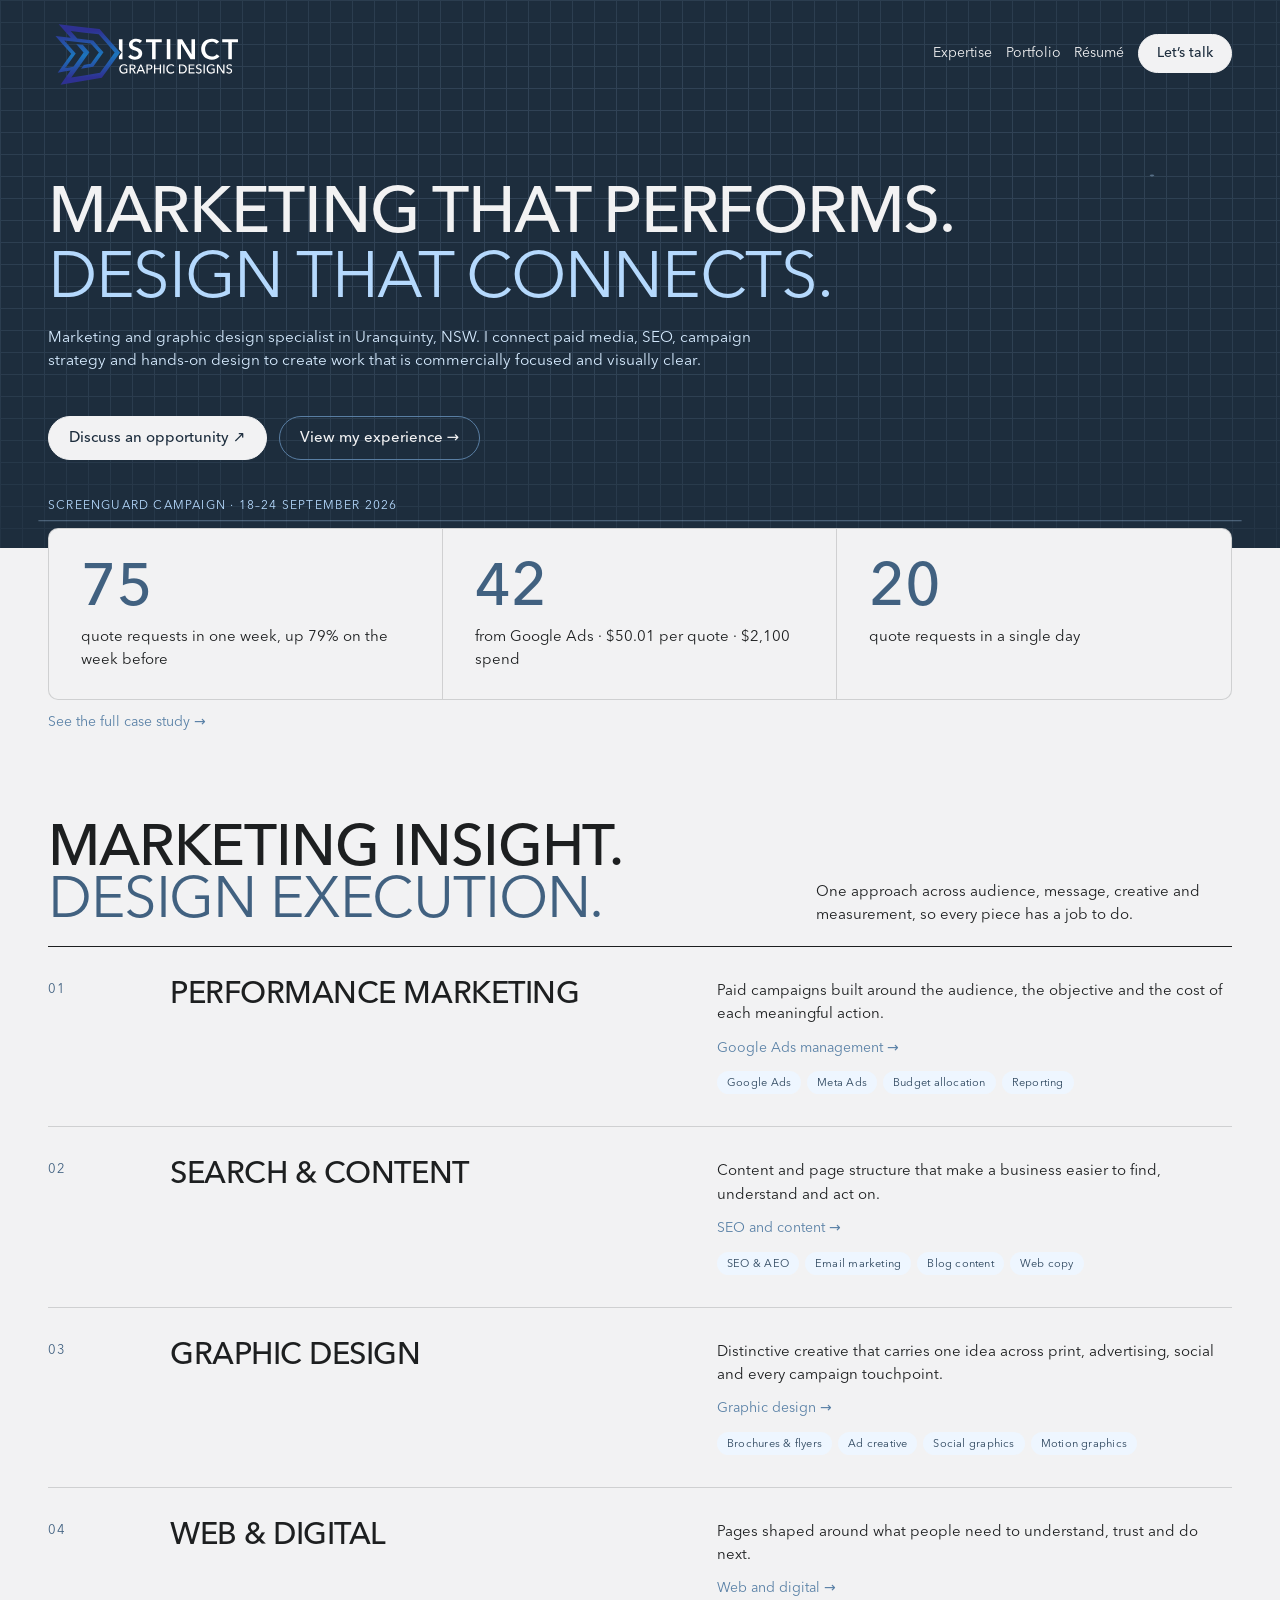
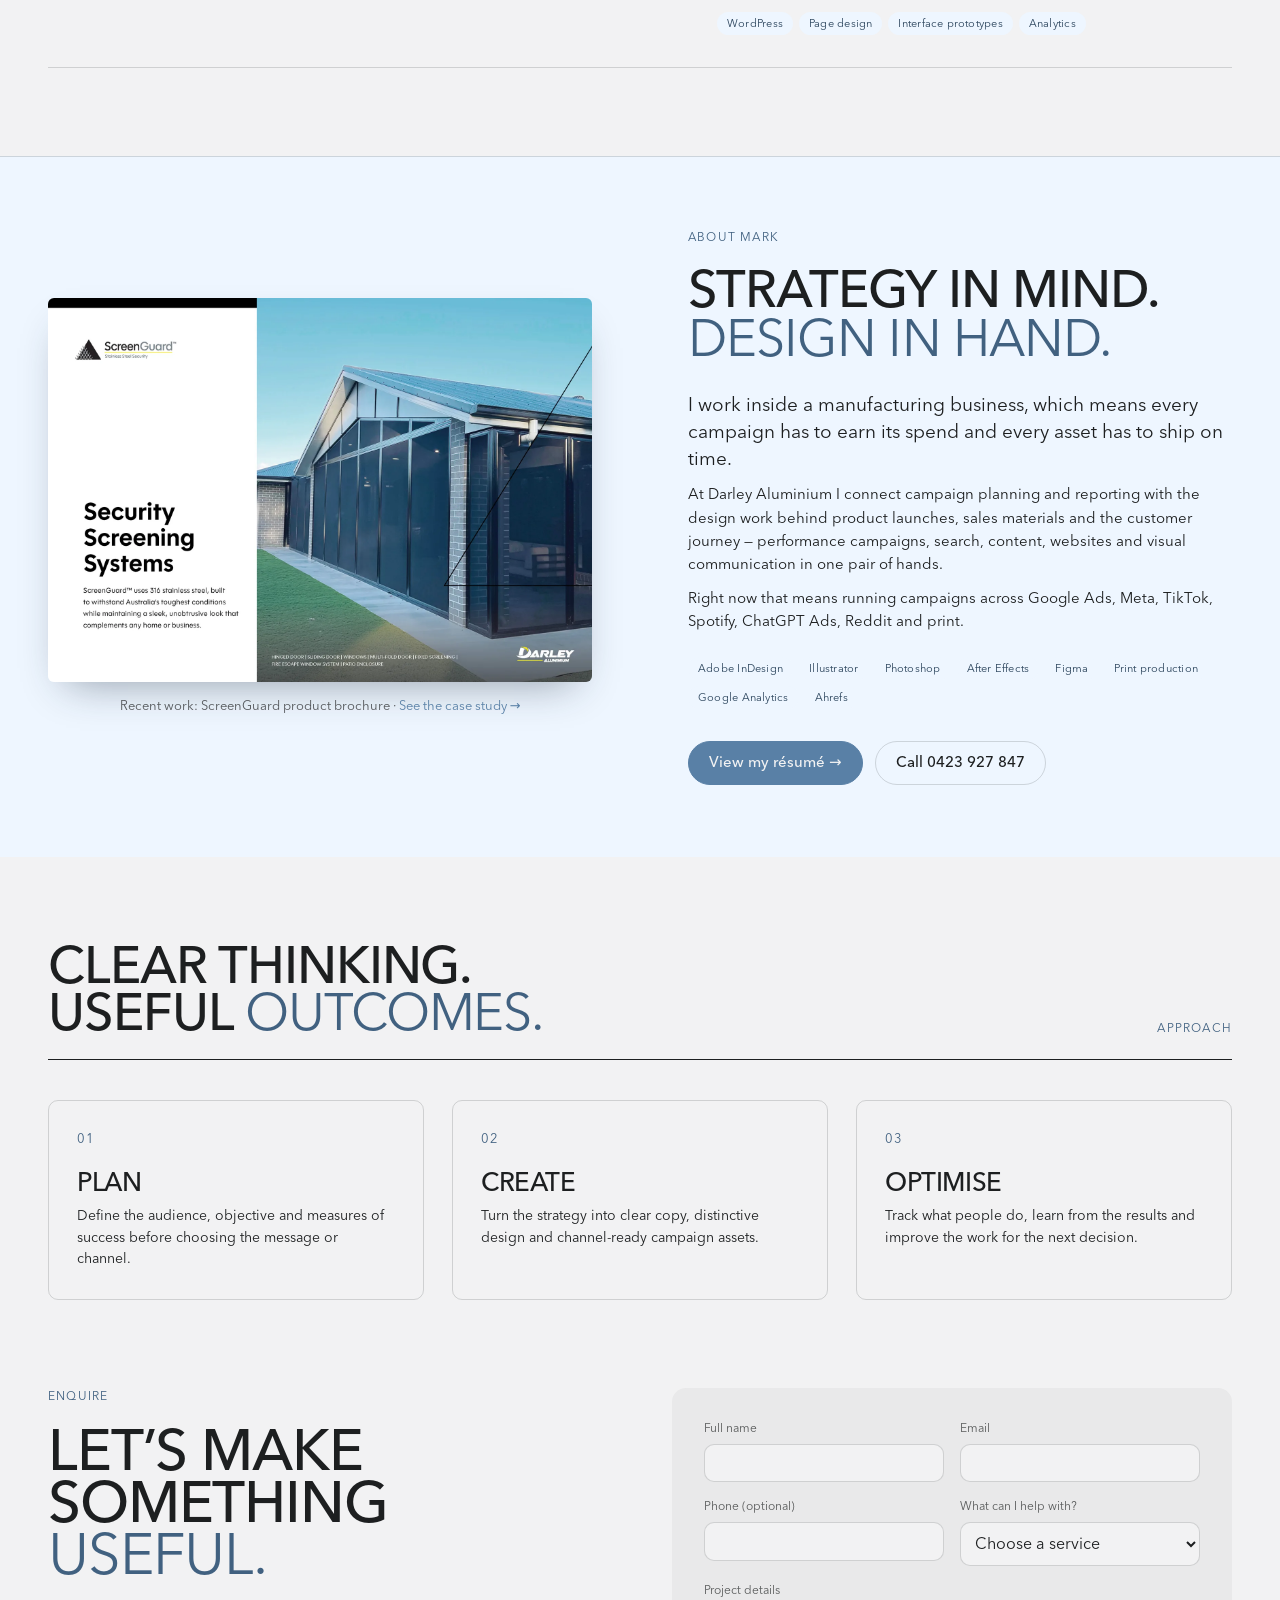
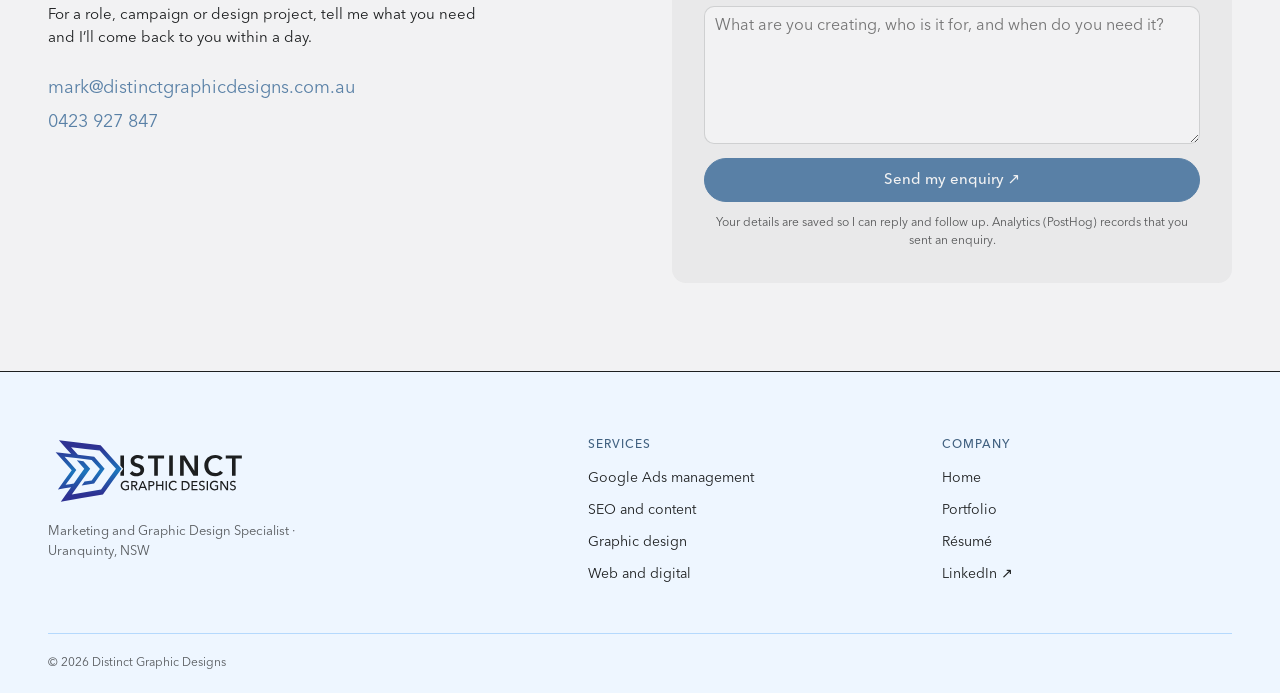
<file: index.html>
<!DOCTYPE html>
<html lang="en">
<head>
<meta charset="utf-8">
<meta name="viewport" content="width=device-width, initial-scale=1">
<title>Marketing &amp; Graphic Design NSW | Distinct Graphic Designs</title>
<meta name="description" content="Marketing that performs. Design that connects. Performance marketing, SEO, campaign strategy and hands-on graphic design by Mark, based in Uranquinty, NSW.">
<link rel="canonical" href="https://distinctgraphicdesigns.com.au/">
<meta property="og:type" content="website">
<meta property="og:site_name" content="Distinct Graphic Designs">
<meta property="og:locale" content="en_AU">
<meta property="og:title" content="Marketing &amp; Graphic Design NSW | Distinct Graphic Designs">
<meta property="og:description" content="Marketing that performs. Design that connects. Performance marketing, SEO, campaign strategy and hands-on graphic design by Mark, based in Uranquinty, NSW.">
<meta property="og:url" content="https://distinctgraphicdesigns.com.au/">
<meta property="og:image" content="https://distinctgraphicdesigns.com.au/assets/og-image.jpg">
<meta name="twitter:card" content="summary_large_image">
<meta name="twitter:title" content="Marketing &amp; Graphic Design NSW | Distinct Graphic Designs">
<meta name="twitter:description" content="Marketing that performs. Design that connects. Performance marketing, SEO, campaign strategy and hands-on graphic design by Mark, based in Uranquinty, NSW.">
<meta name="twitter:image" content="https://distinctgraphicdesigns.com.au/assets/og-image.jpg">
<script type="application/ld+json">
{
  "@context": "https://schema.org",
  "@type": "ProfessionalService",
  "@id": "https://distinctgraphicdesigns.com.au/#organization",
  "name": "Distinct Graphic Designs",
  "url": "https://distinctgraphicdesigns.com.au/",
  "logo": {
    "@type": "ImageObject",
    "url": "https://distinctgraphicdesigns.com.au/favicon-512.png"
  },
  "telephone": "+61423927847",
  "email": "mark@distinctgraphicdesigns.com.au",
  "address": {
    "@type": "PostalAddress",
    "addressLocality": "Uranquinty",
    "addressRegion": "NSW",
    "addressCountry": "AU"
  },
  "areaServed": {
    "@type": "AdministrativeArea",
    "name": "Riverina, New South Wales, Australia"
  },
  "hasOfferCatalog": {
    "@type": "OfferCatalog",
    "name": "Services",
    "itemListElement": [
      { "@type": "Offer", "itemOffered": { "@type": "Service", "name": "Google Ads management", "url": "https://distinctgraphicdesigns.com.au/google-ads-management/" } },
      { "@type": "Offer", "itemOffered": { "@type": "Service", "name": "SEO and content", "url": "https://distinctgraphicdesigns.com.au/seo-and-content/" } },
      { "@type": "Offer", "itemOffered": { "@type": "Service", "name": "Graphic design", "url": "https://distinctgraphicdesigns.com.au/graphic-design/" } },
      { "@type": "Offer", "itemOffered": { "@type": "Service", "name": "Web and digital", "url": "https://distinctgraphicdesigns.com.au/web-and-digital/" } }
    ]
  },
  "founder": {
    "@type": "Person",
    "name": "Mark Lee"
  },
  "sameAs": ["https://www.linkedin.com/in/mtlee91/"]
}
</script>
<meta name="theme-color" content="#1d2d3d">
<link rel="preload" href="/assets/fonts/AvenirNextWorld-Regular.woff2" as="font" type="font/woff2" crossorigin>
<link rel="preload" href="/assets/fonts/AvenirNextWorld-Medium.woff2" as="font" type="font/woff2" crossorigin>
<link rel="icon" href="/favicon.ico" sizes="48x48">
<link rel="icon" href="/assets/favicon.svg" type="image/svg+xml">
<link rel="icon" href="/favicon-192.png" type="image/png" sizes="192x192">
<link rel="apple-touch-icon" href="/apple-touch-icon.png">
<link rel="stylesheet" href="assets/css/industry.css">
<style>
@font-face { font-family: "Avenir Next World"; src: url("assets/fonts/AvenirNextWorld-Light.ttf") format("truetype"); font-weight: 300; font-style: normal; font-display: swap; }
@font-face { font-family: "Avenir Next World"; src: url("assets/fonts/AvenirNextWorld-LightItalic.ttf") format("truetype"); font-weight: 300; font-style: italic; font-display: swap; }
@font-face { font-family: "Avenir Next World"; src: url("assets/fonts/AvenirNextWorld-Regular.woff2") format("woff2"), url("assets/fonts/AvenirNextWorld-Regular.ttf") format("truetype"); font-weight: 400; font-style: normal; font-display: swap; }
@font-face { font-family: "Avenir Next World"; src: url("assets/fonts/AvenirNextWorld-Italic.ttf") format("truetype"); font-weight: 400; font-style: italic; font-display: swap; }
@font-face { font-family: "Avenir Next World"; src: url("assets/fonts/AvenirNextWorld-Medium.woff2") format("woff2"), url("assets/fonts/AvenirNextWorld-Medium.ttf") format("truetype"); font-weight: 500 700; font-style: normal; font-display: swap; }
@font-face { font-family: "Avenir Next World"; src: url("assets/fonts/AvenirNextWorld-MediumItalic.ttf") format("truetype"); font-weight: 500 700; font-style: italic; font-display: swap; }
:root { --font-heading: "Avenir Next World", system-ui, sans-serif; --font-body: "Avenir Next World", system-ui, sans-serif; --font-heading-weight: 500; }
/* Side gutter: 20-48px on normal screens; on wide screens it grows so content stays centred at --content-max while backgrounds run full-bleed. */
:root { --content-max: 1280px; --gutter: max(clamp(20px,4vw,48px), calc((100% - var(--content-max)) / 2)); }
body { margin: 0; }
a:hover { color: var(--color-accent-700); }
.btn { border-radius: 999px; white-space: nowrap; }
@keyframes plot-reveal { from { clip-path: inset(0 100% 0 0); } to { clip-path: inset(0 0 0 0); } }
@keyframes plot-travel { 0% { stroke-dashoffset: 100; } 50% { stroke-dashoffset: 0; } 100% { stroke-dashoffset: -100; } }
@keyframes plot-dot { 0% { opacity: 0; transform: scale(.2); } 4% { opacity: 1; transform: scale(1); } 50% { opacity: 1; transform: scale(1); } 54%, 100% { opacity: 0; transform: scale(1); } }
@keyframes plot-pulse { 0% { opacity: .5; transform: scale(.6); } 25%, 100% { opacity: 0; transform: scale(2.6); } }
@keyframes plot-fade { 0% { opacity: 0; } 4%, 50% { opacity: 1; } 54%, 100% { opacity: 0; } }
.hero-grid { position: absolute; inset: 0; pointer-events: none; opacity: .12;
  background-image: repeating-linear-gradient(to right, var(--color-accent-300) 0 1px, transparent 1px 22px),
                    repeating-linear-gradient(to bottom, var(--color-accent-300) 0 1px, transparent 1px 22px);
  -webkit-mask-image: radial-gradient(120% 90% at 50% 40%, #000 30%, transparent 100%);
  mask-image: radial-gradient(120% 90% at 50% 40%, #000 30%, transparent 100%);
  animation: plot-reveal 1.8s cubic-bezier(.22,.61,.36,1) both; }
.hero-plot { position: absolute; inset: 0; width: 100%; height: 100%; pointer-events: none; }
.hero-plot .axis { stroke: var(--color-accent-300); stroke-width: 1; opacity: 0; animation: plot-fade .8s .2s ease both; }
.hero-plot .curve { fill: none; stroke: var(--color-accent-300); stroke-width: .35; stroke-linejoin: round; stroke-linecap: round;
  stroke-dasharray: 100; stroke-dashoffset: 100; animation: plot-travel 7s linear infinite; }
.hero-plot .dim { stroke: var(--color-accent-300); stroke-width: 1; stroke-dasharray: 3 4; opacity: 0; animation: plot-fade 7s 3.5s ease infinite; }
.hero-nodes { position: absolute; inset: 0; pointer-events: none; opacity: .55; }
.hero-nodes .node { position: absolute; width: 7px; height: 7px; margin: -3.5px 0 0 -3.5px; border-radius: 50%;
  background: var(--color-accent-300); opacity: 0; animation: plot-dot 7s ease infinite; }
.hero-nodes .node.peak { width: 10px; height: 10px; margin: -5px 0 0 -5px; }
.hero-nodes .ring { position: absolute; width: 16px; height: 16px; margin: -8px 0 0 -8px; border-radius: 50%;
  border: 1px solid var(--color-accent-300); opacity: 0; animation: plot-pulse 7s 3.5s ease-out infinite; }
@media (prefers-reduced-motion: reduce) { .hero-grid, .hero-plot *, .hero-nodes * { animation: none !important; opacity: 1; stroke-dashoffset: 0; } }
.blueprint, .card, .input, .dialog, .seg { border-radius: 10px; }
.tag { border-radius: 999px; }
figure.duotone, figure.duotone img { border-radius: 10px; overflow: hidden; }
form { border-radius: 14px; }
/* Nav: links sit in .nav-links; on small screens (with JS) they collapse behind the .nav-toggle hamburger. */
.nav-links { display: flex; align-items: center; gap: var(--space-4); }
.nav-toggle { display: none; flex-direction: column; justify-content: center; align-items: center; gap: 5px; width: 44px; height: 44px; padding: 0; background: transparent; color: var(--color-bg); border: 1px solid var(--color-accent-600); border-radius: 10px; cursor: pointer; }
.nav-toggle span { display: block; width: 20px; height: 2px; background: currentColor; transition: transform .2s, opacity .2s; }
.nav-toggle[aria-expanded="true"] span:nth-child(1) { transform: translateY(7px) rotate(45deg); }
.nav-toggle[aria-expanded="true"] span:nth-child(2) { opacity: 0; }
.nav-toggle[aria-expanded="true"] span:nth-child(3) { transform: translateY(-7px) rotate(-45deg); }
@media (max-width: 720px) {
  .js .nav-toggle { display: inline-flex; }
  .js .nav-links { display: none; flex-basis: 100%; flex-direction: column; align-items: stretch; gap: 0; margin-top: 12px; }
  .js .nav-links.is-open { display: flex; }
  .nav-links a:not(.btn) { padding: 14px 0; border-top: 1px solid var(--color-accent-600); }
  .nav-links .btn { margin-top: 12px; justify-content: center; text-align: center; }
  /* Multi-column list rows stack on phones; !important beats the inline grid-template-columns. */
  .split-row { grid-template-columns: minmax(0,1fr) !important; gap: 8px !important; }
}
</style>
<script>document.documentElement.className += " js";</script>
<!-- Google Tag Manager -->
<script>(function(w,d,s,l,i){w[l]=w[l]||[];w[l].push({'gtm.start':
new Date().getTime(),event:'gtm.js'});var f=d.getElementsByTagName(s)[0],
j=d.createElement(s),dl=l!='dataLayer'?'&l='+l:'';j.async=true;j.src=
'https://www.googletagmanager.com/gtm.js?id='+i+dl;f.parentNode.insertBefore(j,f);
})(window,document,'script','dataLayer','GTM-KLMJ655L');</script>
<!-- End Google Tag Manager -->
</head>
<body>
  <!-- Google Tag Manager (noscript) -->
<noscript><iframe src="https://www.googletagmanager.com/ns.html?id=GTM-KLMJ655L"
height="0" width="0" style="display:none;visibility:hidden"></iframe></noscript>
<!-- End Google Tag Manager (noscript) -->
<a class="skip-link" href="#main">Skip to content</a>
<div style="background:var(--color-bg);color:var(--color-text);font-family:var(--font-body)">
<main id="main" tabindex="-1">

  <div style="background:var(--color-accent-900);color:var(--color-bg);padding:0 0 clamp(56px,7vw,88px);position:relative;overflow:hidden"><div class="hero-grid"></div><svg class="hero-plot" viewBox="0 0 100 100" preserveAspectRatio="none" aria-hidden="true" style="opacity:.38">
  <line class="axis" x1="3" y1="95" x2="97" y2="95" vector-effect="non-scaling-stroke" style="opacity:1;animation:none"></line>
  <polyline class="curve" pathLength="100" points="4,90 18,84 32,86 46,72 60,66 74,48 90,32"></polyline>
  <line class="dim" x1="90" y1="34" x2="90" y2="76" vector-effect="non-scaling-stroke" style="animation-delay:3.4s"></line>
</svg><div class="hero-nodes" aria-hidden="true">
  <span class="node" style="left:18%;top:84%;animation-delay:.57s"></span>
  <span class="node" style="left:46%;top:72%;animation-delay:1.71s"></span>
  <span class="node" style="left:74%;top:48%;animation-delay:2.85s"></span>
  <span class="node peak" style="left:90%;top:32%;animation-delay:3.5s"></span>
  <span class="ring" style="left:90%;top:32%"></span>
</div>
    <header role="banner" class="nav" style="position:relative;z-index:1;padding:20px var(--gutter);flex-wrap:wrap">
      <a href="/" class="nav-brand" style="margin-right:auto;display:flex;align-items:center"><img src="assets/logo-v2-rev.svg" alt="Distinct Graphic Designs" style="width:clamp(150px,18vw,196px)"></a>
      <button class="nav-toggle" type="button" aria-expanded="false" aria-controls="nav-links" aria-label="Menu"><span></span><span></span><span></span></button>
      <nav class="nav-links" id="nav-links" aria-label="Main">
        <a href="#services" style="color:var(--color-bg)">Expertise</a>
        <a href="/portfolio/" style="color:var(--color-bg)">Portfolio</a>
        <a href="/resume.html" style="color:var(--color-bg)">Résumé</a>
        <a class="btn" href="#enquire" style="background:var(--color-bg);color:var(--color-accent-900);border-color:var(--color-bg);padding:10px 18px">Let’s talk</a>
      </nav>
    </header>
    <div style="position:relative;z-index:1;padding:clamp(40px,6vw,72px) var(--gutter) 0">

      <h1 style="margin:0;font-size:clamp(34px,5.1vw,66px);line-height:1;letter-spacing:-.02em;text-transform:uppercase;text-wrap:balance">Marketing that performs.<br><span style="font-weight:400;color:var(--color-accent-300)">Design that connects.</span></h1>
      <p style="margin:16px 0 0;font-size:clamp(14px,1.2vw,16px);line-height:1.5;max-width:44rem;color:var(--color-accent-200);text-wrap:pretty">Marketing and graphic design specialist in Uranquinty, NSW. I connect paid media, SEO, campaign strategy and hands-on design to create work that is commercially focused and visually clear.</p>
      <div style="margin-top:clamp(28px,4vw,44px)">
        <div style="display:flex;align-items:center;gap:12px;flex-wrap:wrap">
          <a class="btn" href="#enquire" style="background:var(--color-bg);color:var(--color-accent-900);border-color:var(--color-bg);padding:12px 20px;font-size:15px">Discuss an opportunity ↗</a>
          <a class="btn" href="/resume.html" style="color:var(--color-bg);border-color:var(--color-accent-600);padding:12px 20px;font-size:15px">View my experience →</a>
        </div>
      </div>
    </div>
  </div>

  <div style="position:relative;z-index:2;padding:0 var(--gutter);margin-top:clamp(-52px,-4vw,-32px)">
    <p style="margin:0 0 12px;font-size:12px;letter-spacing:.1em;text-transform:uppercase;color:var(--color-accent-300)">ScreenGuard campaign · 18–24 September 2026</p>
    <div class="blueprint" style="background:var(--color-bg);display:grid;grid-template-columns:repeat(auto-fit,minmax(min(100%,240px),1fr))">
      <div style="padding:28px clamp(20px,2.5vw,32px);border-right:1px solid var(--color-divider)"><span style="font-family:var(--font-heading);font-weight:600;font-size:clamp(40px,5vw,60px);line-height:1;color:var(--color-accent-700)" data-count="75">75</span><p style="margin:8px 0 0;font-size:15px">quote requests in one week, up 79% on the week before</p></div>
      <div style="padding:28px clamp(20px,2.5vw,32px);border-right:1px solid var(--color-divider)"><span style="font-family:var(--font-heading);font-weight:600;font-size:clamp(40px,5vw,60px);line-height:1;color:var(--color-accent-700)" data-count="42">42</span><p style="margin:8px 0 0;font-size:15px">from Google Ads · $50.01 per quote · $2,100 spend</p></div>
      <div style="padding:28px clamp(20px,2.5vw,32px)"><span style="font-family:var(--font-heading);font-weight:600;font-size:clamp(40px,5vw,60px);line-height:1;color:var(--color-accent-700)" data-count="20">20</span><p style="margin:8px 0 0;font-size:15px">quote requests in a single day</p></div>
    </div>
    <p style="margin:12px 0 0;font-size:14px"><a href="/portfolio/#screenguard-campaign-launch">See the full case study →</a></p>
  </div>

  <div id="services" style="padding:clamp(56px,7vw,88px) var(--gutter)">
    <div style="display:flex;justify-content:space-between;align-items:flex-end;gap:clamp(24px,4vw,48px);flex-wrap:wrap;padding-bottom:20px;border-bottom:1px solid var(--color-text)">
      <h2 style="margin:0;font-size:clamp(32px,4.6vw,58px);line-height:.9;letter-spacing:-.02em;text-transform:uppercase">Marketing insight.<br><span style="color:var(--color-accent-700);font-weight:400">Design execution.</span></h2>
      <p style="margin:0;max-width:26rem;font-size:15px">One approach across audience, message, creative and measurement, so every piece has a job to do.</p>
    </div>
    <div class="split-row" data-reveal style="display:grid;grid-template-columns:minmax(0,90px) minmax(0,1fr) minmax(0,1fr);gap:clamp(16px,2.5vw,32px);padding:32px 0;border-bottom:1px solid var(--color-divider);align-items:start">
      <p style="margin:0;font-family:var(--font-heading);font-size:13px;letter-spacing:.1em;color:var(--color-accent-700)">01</p>
      <h3 style="margin:0;font-size:clamp(22px,2.4vw,31px);line-height:1;text-transform:uppercase">Performance marketing</h3>
      <div><p style="margin:0 0 12px;font-size:15px">Paid campaigns built around the audience, the objective and the cost of each meaningful action.</p><p style="margin:0 0 12px;font-size:14px"><a href="/google-ads-management/">Google Ads management →</a></p><div style="display:flex;flex-wrap:wrap;gap:6px"><span class="tag tag-accent">Google Ads</span><span class="tag tag-accent">Meta Ads</span><span class="tag tag-accent">Budget allocation</span><span class="tag tag-accent">Reporting</span></div></div>
    </div>
    <div class="split-row" data-reveal style="display:grid;grid-template-columns:minmax(0,90px) minmax(0,1fr) minmax(0,1fr);gap:clamp(16px,2.5vw,32px);padding:32px 0;border-bottom:1px solid var(--color-divider);align-items:start">
      <p style="margin:0;font-family:var(--font-heading);font-size:13px;letter-spacing:.1em;color:var(--color-accent-700)">02</p>
      <h3 style="margin:0;font-size:clamp(22px,2.4vw,31px);line-height:1;text-transform:uppercase">Search &amp; content</h3>
      <div><p style="margin:0 0 12px;font-size:15px">Content and page structure that make a business easier to find, understand and act on.</p><p style="margin:0 0 12px;font-size:14px"><a href="/seo-and-content/">SEO and content →</a></p><div style="display:flex;flex-wrap:wrap;gap:6px"><span class="tag tag-accent">SEO &amp; AEO</span><span class="tag tag-accent">Email marketing</span><span class="tag tag-accent">Blog content</span><span class="tag tag-accent">Web copy</span></div></div>
    </div>
    <div class="split-row" data-reveal style="display:grid;grid-template-columns:minmax(0,90px) minmax(0,1fr) minmax(0,1fr);gap:clamp(16px,2.5vw,32px);padding:32px 0;border-bottom:1px solid var(--color-divider);align-items:start">
      <p style="margin:0;font-family:var(--font-heading);font-size:13px;letter-spacing:.1em;color:var(--color-accent-700)">03</p>
      <h3 style="margin:0;font-size:clamp(22px,2.4vw,31px);line-height:1;text-transform:uppercase">Graphic design</h3>
      <div><p style="margin:0 0 12px;font-size:15px">Distinctive creative that carries one idea across print, advertising, social and every campaign touchpoint.</p><p style="margin:0 0 12px;font-size:14px"><a href="/graphic-design/">Graphic design →</a></p><div style="display:flex;flex-wrap:wrap;gap:6px"><span class="tag tag-accent">Brochures &amp; flyers</span><span class="tag tag-accent">Ad creative</span><span class="tag tag-accent">Social graphics</span><span class="tag tag-accent">Motion graphics</span></div></div>
    </div>
    <div class="split-row" data-reveal style="display:grid;grid-template-columns:minmax(0,90px) minmax(0,1fr) minmax(0,1fr);gap:clamp(16px,2.5vw,32px);padding:32px 0;border-bottom:1px solid var(--color-divider);align-items:start">
      <p style="margin:0;font-family:var(--font-heading);font-size:13px;letter-spacing:.1em;color:var(--color-accent-700)">04</p>
      <h3 style="margin:0;font-size:clamp(22px,2.4vw,31px);line-height:1;text-transform:uppercase">Web &amp; digital</h3>
      <div><p style="margin:0 0 12px;font-size:15px">Pages shaped around what people need to understand, trust and do next.</p><p style="margin:0 0 12px;font-size:14px"><a href="/web-and-digital/">Web and digital →</a></p><div style="display:flex;flex-wrap:wrap;gap:6px"><span class="tag tag-accent">WordPress</span><span class="tag tag-accent">Page design</span><span class="tag tag-accent">Interface prototypes</span><span class="tag tag-accent">Analytics</span></div></div>
    </div>
  </div>

  <div style="background:var(--color-accent-100);border-top:1px solid var(--color-divider)">
  <div id="about" style="display:grid;grid-template-columns:repeat(auto-fit,minmax(min(100%,420px),1fr));align-items:stretch;max-width:var(--content-max);margin:0 auto">
    <figure data-reveal style="margin:0;display:flex;flex-direction:column;justify-content:center;align-items:center;gap:14px;padding:clamp(32px,5vw,64px) clamp(20px,4vw,48px)"><a href="/portfolio/#screenguard-campaign-launch" style="display:block;width:100%;max-width:560px"><img src="assets/portfolio/screenguard-brochure-cover.webp" alt="Cover of the ScreenGuard product brochure, showing a home fitted with stainless steel security screening" width="1600" height="1128" loading="lazy" decoding="async" style="width:100%;height:auto;border-radius:6px;box-shadow:0 18px 40px -18px rgba(29,45,61,.45)"></a><figcaption style="margin:0;font-size:13px">Recent work: ScreenGuard product brochure · <a href="/portfolio/#screenguard-campaign-launch">See the case study →</a></figcaption></figure>
    <div data-reveal style="color:var(--color-text);padding:clamp(40px,6vw,72px) clamp(20px,4vw,48px)">
      <p style="margin:0 0 20px;font-size:12px;letter-spacing:.1em;text-transform:uppercase;color:var(--color-accent-700)">About Mark</p>
      <h2 style="margin:0 0 28px;font-size:clamp(30px,4.2vw,52px);line-height:.94;letter-spacing:-.018em;text-transform:uppercase">Strategy in mind.<br><span style="color:var(--color-accent-700);font-weight:400">Design in hand.</span></h2>
      <p style="font-size:clamp(16px,1.6vw,19px);line-height:1.4">I work inside a manufacturing business, which means every campaign has to earn its spend and every asset has to ship on time.</p>
      <p style="font-size:15px">At Darley Aluminium I connect campaign planning and reporting with the design work behind product launches, sales materials and the customer journey — performance campaigns, search, content, websites and visual communication in one pair of hands.</p>
      <p style="font-size:15px">Right now that means running campaigns across Google Ads, Meta, TikTok, Spotify, ChatGPT Ads, Reddit and print.</p>
      <div style="display:flex;flex-wrap:wrap;gap:6px;margin-top:24px"><span class="tag tag-accent">Adobe InDesign</span><span class="tag tag-accent">Illustrator</span><span class="tag tag-accent">Photoshop</span><span class="tag tag-accent">After Effects</span><span class="tag tag-accent">Figma</span><span class="tag tag-accent">Print production</span><span class="tag tag-accent">Google Analytics</span><span class="tag tag-accent">Ahrefs</span></div>
      <div style="margin-top:32px;display:flex;align-items:center;gap:12px;flex-wrap:wrap">
        <a class="btn btn-primary" href="/resume.html" style="padding:12px 20px;font-size:15px">View my résumé →</a>
        <a class="btn btn-secondary" href="tel:+61423927847" style="padding:12px 20px;font-size:15px">Call 0423 927 847</a>
      </div>
    </div>
  </div>
  </div>

  <div style="padding:clamp(56px,7vw,88px) var(--gutter)">
    <div style="display:flex;justify-content:space-between;align-items:flex-end;gap:clamp(24px,4vw,48px);flex-wrap:wrap;padding-bottom:20px;border-bottom:1px solid var(--color-text)">
      <h2 style="margin:0;font-size:clamp(30px,4.2vw,52px);line-height:.9;letter-spacing:-.02em;text-transform:uppercase">Clear thinking.<br>Useful <span style="color:var(--color-accent-700);font-weight:400">outcomes.</span></h2>
      <p style="margin:0;font-size:12px;letter-spacing:.1em;text-transform:uppercase;color:var(--color-accent-700)">Approach</p>
    </div>
    <div style="display:grid;grid-template-columns:repeat(auto-fit,minmax(min(100%,260px),1fr));gap:28px;margin-top:40px">
      <div class="blueprint" data-reveal style="padding:28px"><p style="margin:0 0 20px;font-family:var(--font-heading);font-size:13px;letter-spacing:.1em;color:var(--color-accent-700)">01</p><h3 style="margin:0 0 8px;font-size:26px;text-transform:uppercase">Plan</h3><p style="margin:0;font-size:14px">Define the audience, objective and measures of success before choosing the message or channel.</p></div>
      <div class="blueprint" data-reveal style="transition-delay:.08s;padding:28px"><p style="margin:0 0 20px;font-family:var(--font-heading);font-size:13px;letter-spacing:.1em;color:var(--color-accent-700)">02</p><h3 style="margin:0 0 8px;font-size:26px;text-transform:uppercase">Create</h3><p style="margin:0;font-size:14px">Turn the strategy into clear copy, distinctive design and channel-ready campaign assets.</p></div>
      <div class="blueprint" data-reveal style="transition-delay:.16s;padding:28px"><p style="margin:0 0 20px;font-family:var(--font-heading);font-size:13px;letter-spacing:.1em;color:var(--color-accent-700)">03</p><h3 style="margin:0 0 8px;font-size:26px;text-transform:uppercase">Optimise</h3><p style="margin:0;font-size:14px">Track what people do, learn from the results and improve the work for the next decision.</p></div>
    </div>
  </div>

  <div id="enquire" style="display:grid;grid-template-columns:repeat(auto-fit,minmax(min(100%,360px),1fr));gap:clamp(32px,5vw,64px);padding:0 var(--gutter) clamp(56px,7vw,88px)">
    <div>
      <p style="margin:0 0 20px;font-size:12px;letter-spacing:.1em;text-transform:uppercase;color:var(--color-accent-700)">Enquire</p>
      <h2 style="margin:0 0 20px;font-size:clamp(32px,4.6vw,58px);line-height:.9;letter-spacing:-.02em;text-transform:uppercase">Let’s make<br>something <span style="color:var(--color-accent-700);font-weight:400">useful.</span></h2>
      <p style="max-width:28rem;font-size:15px">For a role, campaign or design project, tell me what you need and I’ll come back to you within a day.</p>
      <div style="margin-top:24px;display:flex;flex-direction:column;align-items:flex-start;gap:6px">
        <a href="mailto:mark@distinctgraphicdesigns.com.au" style="font-family:var(--font-heading);font-size:18px;overflow-wrap:anywhere">mark@distinctgraphicdesigns.com.au</a>
        <a href="tel:+61423927847" style="font-family:var(--font-heading);font-size:18px">0423 927 847</a>
      </div>
    </div>
    <form id="enquiry-form" style="padding:clamp(20px,3vw,32px);background:var(--color-surface)">
      <div style="display:grid;grid-template-columns:repeat(auto-fit,minmax(min(100%,180px),1fr));gap:16px">
        <div class="field"><label for="f-name">Full name</label><input id="f-name" class="input" type="text" name="name" autocomplete="name" required style="background:var(--color-bg)"></div>
        <div class="field"><label for="f-email">Email</label><input id="f-email" class="input" type="email" name="email" autocomplete="email" required style="background:var(--color-bg)"></div>
        <div class="field"><label for="f-phone">Phone (optional)</label><input id="f-phone" class="input" type="tel" name="phone" autocomplete="tel" style="background:var(--color-bg)"></div>
        <div class="field"><label for="f-service">What can I help with?</label><select id="f-service" class="input" name="service" required style="background:var(--color-bg)"><option value="">Choose a service</option><option>Performance marketing</option><option>SEO &amp; content</option><option>Graphic design</option><option>Web &amp; digital</option><option>Something else</option></select></div>
      </div>
      <div class="field" style="margin-top:16px"><label for="f-details">Project details</label><textarea id="f-details" class="input" name="details" rows="5" placeholder="What are you creating, who is it for, and when do you need it?" required style="background:var(--color-bg)"></textarea></div>
      <div id="form-status" role="status" tabindex="-1" hidden style="margin-top:16px;padding:14px 16px;font-size:15px;line-height:1.4;background:var(--color-accent-100);border-left:4px solid var(--color-accent-700)"></div>
      <div aria-hidden="true" style="position:absolute;left:-10000px;top:auto;width:1px;height:1px;overflow:hidden"><label for="f-website">Leave this field empty</label><input id="f-website" type="text" name="website" tabindex="-1" autocomplete="off"></div>
      <button class="btn btn-primary btn-block" type="submit" style="padding:12px 20px;font-size:15px">Send my enquiry ↗</button>
      <p id="form-note" class="text-muted" style="margin:12px 0 0;font-size:12px;text-align:center" aria-live="polite">Your details are saved so I can reply and follow up. Analytics (PostHog) records that you sent an enquiry.</p>
    </form>
  </div>

</main>

  <footer style="background:var(--color-accent-100);border-top:1px solid var(--color-text);padding:clamp(40px,5vw,64px) var(--gutter) 0">
    <div style="display:flex;flex-wrap:wrap;gap:clamp(32px,5vw,64px)">
      <div style="flex:1.6 1 260px">
        <a href="/"><img src="assets/logo-v2.svg" alt="Distinct Graphic Designs" style="width:200px"></a>
        <p class="text-muted" style="margin:16px 0 0;font-size:13px;max-width:34ch">Marketing and Graphic Design Specialist · Uranquinty, NSW</p>
      </div>
      <nav aria-label="Footer" style="flex:2.4 1 320px;display:flex;flex-wrap:wrap;gap:32px clamp(32px,5vw,64px)">
        <div style="flex:1 1 140px"><p style="margin:0 0 14px;font-size:12px;font-weight:600;letter-spacing:.08em;text-transform:uppercase;color:var(--color-accent-700)">Services</p><ul style="list-style:none;margin:0;padding:0;display:grid;gap:10px;font-size:14px"><li><a href="/google-ads-management/" style="color:var(--color-text)">Google Ads management</a></li><li><a href="/seo-and-content/" style="color:var(--color-text)">SEO and content</a></li><li><a href="/graphic-design/" style="color:var(--color-text)">Graphic design</a></li><li><a href="/web-and-digital/" style="color:var(--color-text)">Web and digital</a></li></ul></div>
        <div style="flex:1 1 140px"><p style="margin:0 0 14px;font-size:12px;font-weight:600;letter-spacing:.08em;text-transform:uppercase;color:var(--color-accent-700)">Company</p><ul style="list-style:none;margin:0;padding:0;display:grid;gap:10px;font-size:14px"><li><a href="/" aria-current="page" style="color:var(--color-text)">Home</a></li><li><a href="/portfolio/" style="color:var(--color-text)">Portfolio</a></li><li><a href="/resume.html" style="color:var(--color-text)">Résumé</a></li><li><a href="https://www.linkedin.com/in/mtlee91/" target="_blank" rel="noopener me" aria-label="LinkedIn (opens in a new tab)" style="color:var(--color-text)">LinkedIn ↗</a></li></ul></div>
      </nav>
    </div>
    <div style="margin-top:clamp(32px,4vw,48px);padding:20px 0;border-top:1px solid var(--color-accent-300)">
      <p class="text-muted" style="margin:0;font-size:12px">© 2026 Distinct Graphic Designs</p>
    </div>
  </footer>
</div>

<script>
(function () {
  var toggle = document.querySelector(".nav-toggle"), menu = document.getElementById("nav-links");
  function setOpen(open) { toggle.setAttribute("aria-expanded", open); menu.classList.toggle("is-open", open); }
  toggle.addEventListener("click", function () { setOpen(toggle.getAttribute("aria-expanded") !== "true"); });
  menu.addEventListener("click", function (e) { if (e.target.closest("a")) setOpen(false); });
  document.addEventListener("keydown", function (e) { if (e.key === "Escape") setOpen(false); });
})();

// Enquiry form: posts to /enquire.php, which saves the enquiry to the database and emails it. If that request fails for any reason
// (server error, blocked, offline) it falls back to opening the visitor's email app, so an enquiry is never lost.
(function () {
  var form = document.getElementById("enquiry-form"), status = document.getElementById("form-status"),
      btn = form.querySelector('button[type="submit"]'), btnLabel = btn.textContent, loadedAt = Date.now();

  // A clear message box above the button (success in the accent tint, a problem with a dark edge), scrolled into view.
  function say(message, problem) {
    status.textContent = message;
    status.style.borderLeftColor = problem ? "var(--color-text)" : "var(--color-accent-700)";
    status.hidden = false;
    status.scrollIntoView({ block: "center", behavior: window.matchMedia("(prefers-reduced-motion: reduce)").matches ? "auto" : "smooth" });
    try { status.focus({ preventScroll: true }); } catch (e) {}
  }

  function mailtoFallback(p) {
    var subject = encodeURIComponent("Website enquiry — " + p.service);
    var body = encodeURIComponent([
      "Hi Mark,", "", p.details, "",
      "Service: " + p.service,
      "Name: " + p.name,
      "Email: " + p.email,
      "Phone: " + (p.phone || "Not provided")
    ].join("\n"));
    say("Sorry, that didn’t send. Your email app should now open with this enquiry ready to send instead. If nothing opens, please email mark@distinctgraphicdesigns.com.au.", true);
    window.location.href = "mailto:mark@distinctgraphicdesigns.com.au?subject=" + subject + "&body=" + body;
  }

  function sent(p) {
    form.reset();
    say("Thanks, your enquiry has been sent. I’ll come back to you within a day.", false);
    try {
      // Identify first so the event below is attached to this person, along with the page views that led here.
      window.dgd.identify(p.email, { email: p.email, name: p.name });
      window.dgd.track("enquiry_submitted", { service: p.service, form_page: p.page, landing_page: p.landing_page });
    } catch (e) {}
  }

  form.addEventListener("submit", function (e) {
    e.preventDefault();
    if (btn.disabled) return;
    var data = new FormData(form);
    var g = function (k) { return String(data.get(k) || "").trim(); };
    var dgd = window.dgd, attr = {};
    try { attr = dgd.attribution(); } catch (x) {}
    var p = {
      name: g("name"), email: g("email"), phone: g("phone"), service: g("service"), details: g("details"),
      website: g("website"),                        // honeypot: always empty for real visitors
      elapsed: String(Date.now() - loadedAt),      // milliseconds on the page, a simple bot check
      page: location.pathname, ph_id: ""
    };
    try { p.ph_id = dgd.distinctId(); } catch (x) {}
    ["landing_page", "referrer", "utm_source", "utm_medium", "utm_campaign", "utm_term", "utm_content", "gclid"].forEach(function (k) {
      p[k] = attr[k] || "";
    });

    btn.disabled = true;
    btn.textContent = "Sending…";
    status.hidden = true;
    var ctl = window.AbortController ? new AbortController() : null;
    var timer = setTimeout(function () { if (ctl) ctl.abort(); }, 15000);

    fetch("/enquire.php", { method: "POST", body: new URLSearchParams(p), headers: { "Accept": "application/json" }, signal: ctl ? ctl.signal : undefined })
      .then(function (r) {
        return r.json().catch(function () { return {}; }).then(function (j) {
          if (j.ok) { sent(p); return; }
          // A 422 means something to correct (bad email, sent too fast): show it. Anything else: use the email fallback.
          if (r.status === 422 && j.message) { say(j.message, true); return; }
          throw new Error("send failed");
        });
      })
      .catch(function () { mailtoFallback(p); })
      .then(function () { clearTimeout(timer); btn.disabled = false; btn.textContent = btnLabel; });
  });
})();
</script>
<script src="assets/js/analytics.js" defer></script>
<script src="/assets/js/site-chrome.js" defer></script>
</body>
</html>
</file>
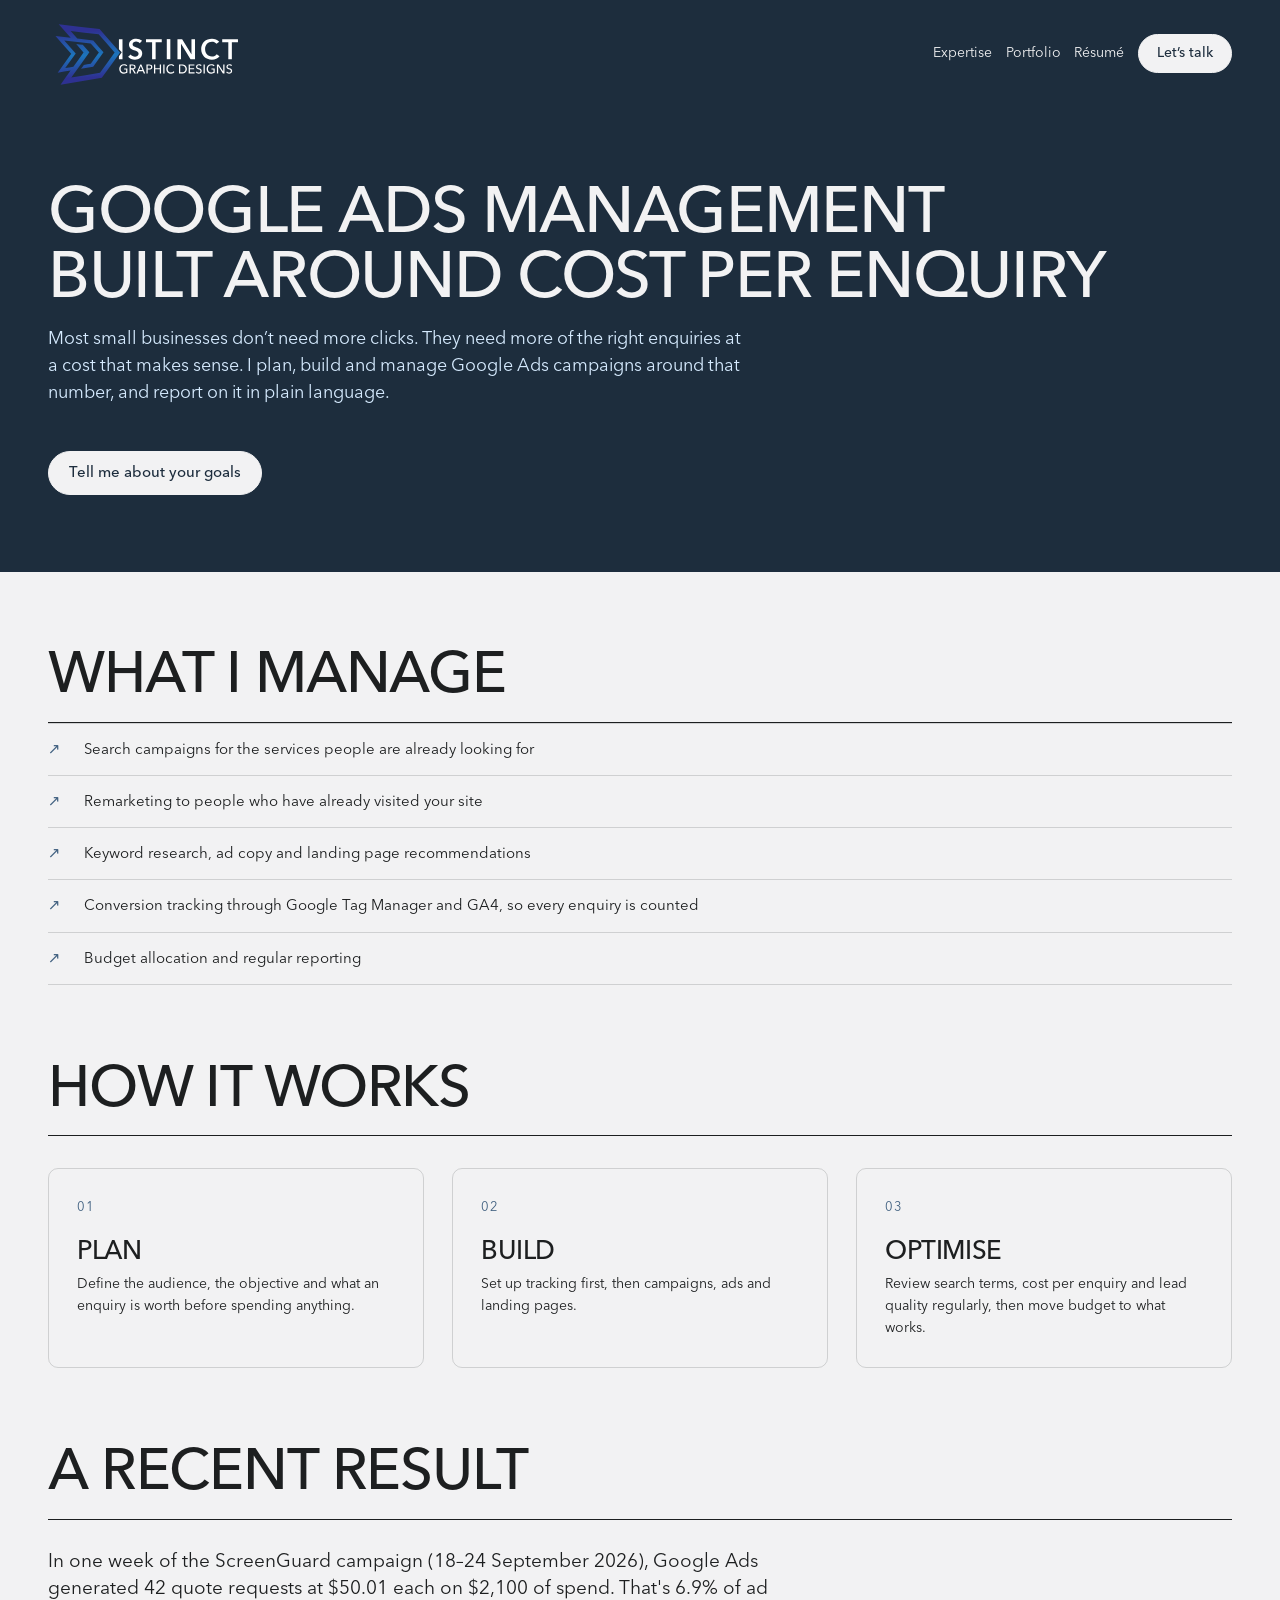
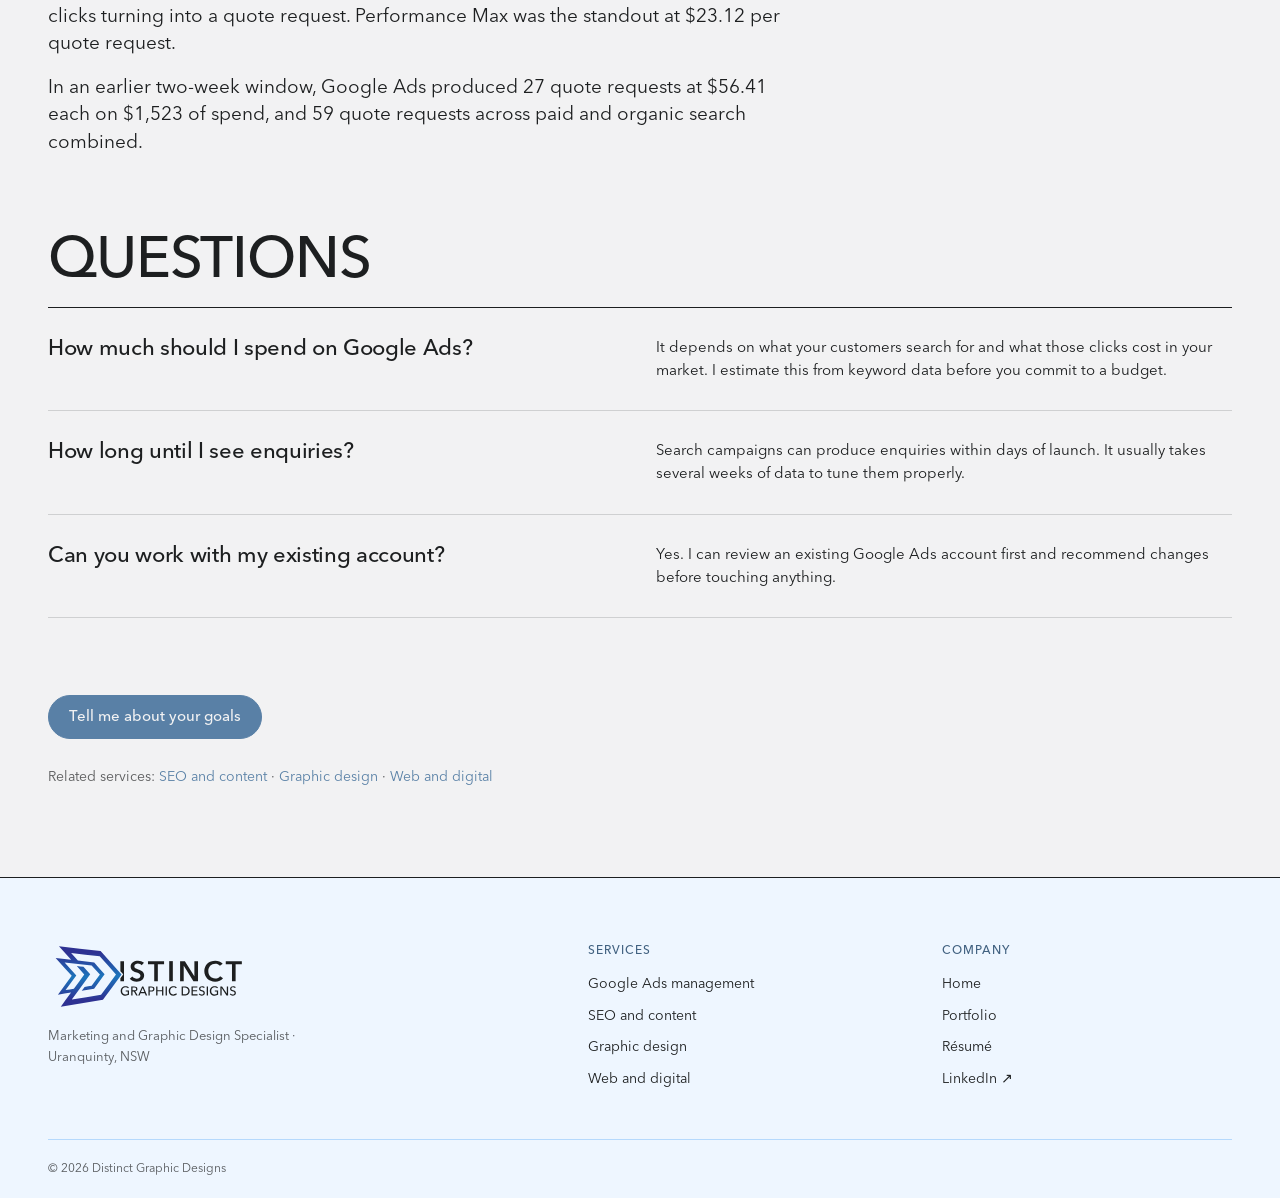
<file: google-ads-management/index.html>
<!DOCTYPE html>
<html lang="en">
<head>
<meta charset="utf-8">
<meta name="viewport" content="width=device-width, initial-scale=1">
<title>Google Ads Management NSW | Distinct Graphic Designs</title>
<meta name="description" content="Google Ads campaigns built around your audience, budget and the cost of each enquiry, with clear reporting. Based in Uranquinty, NSW.">
<link rel="canonical" href="https://distinctgraphicdesigns.com.au/google-ads-management/">
<meta property="og:type" content="website">
<meta property="og:site_name" content="Distinct Graphic Designs">
<meta property="og:locale" content="en_AU">
<meta property="og:title" content="Google Ads Management NSW | Distinct Graphic Designs">
<meta property="og:description" content="Google Ads campaigns built around your audience, budget and the cost of each enquiry, with clear reporting. Based in Uranquinty, NSW.">
<meta property="og:url" content="https://distinctgraphicdesigns.com.au/google-ads-management/">
<meta property="og:image" content="https://distinctgraphicdesigns.com.au/assets/og-image.jpg">
<meta name="twitter:card" content="summary_large_image">
<meta name="twitter:title" content="Google Ads Management NSW | Distinct Graphic Designs">
<meta name="twitter:description" content="Google Ads campaigns built around your audience, budget and the cost of each enquiry, with clear reporting. Based in Uranquinty, NSW.">
<meta name="twitter:image" content="https://distinctgraphicdesigns.com.au/assets/og-image.jpg">
<script type="application/ld+json">
{
  "@context": "https://schema.org",
  "@type": "Service",
  "name": "Google Ads management",
  "serviceType": "Google Ads management",
  "url": "https://distinctgraphicdesigns.com.au/google-ads-management/",
  "provider": {
    "@type": "ProfessionalService",
    "name": "Distinct Graphic Designs",
    "url": "https://distinctgraphicdesigns.com.au/"
  },
  "areaServed": [
    {
      "@type": "AdministrativeArea",
      "name": "Riverina, New South Wales"
    },
    {
      "@type": "Country",
      "name": "Australia"
    }
  ]
}
</script>
<meta name="theme-color" content="#1d2d3d">
<link rel="preload" href="/assets/fonts/AvenirNextWorld-Regular.woff2" as="font" type="font/woff2" crossorigin>
<link rel="preload" href="/assets/fonts/AvenirNextWorld-Medium.woff2" as="font" type="font/woff2" crossorigin>
<link rel="icon" href="/favicon.ico" sizes="48x48">
<link rel="icon" href="/assets/favicon.svg" type="image/svg+xml">
<link rel="icon" href="/favicon-192.png" type="image/png" sizes="192x192">
<link rel="apple-touch-icon" href="/apple-touch-icon.png">
<link rel="stylesheet" href="/assets/css/industry.css">
<style>
@font-face { font-family: "Avenir Next World"; src: url("/assets/fonts/AvenirNextWorld-Light.ttf") format("truetype"); font-weight: 300; font-style: normal; font-display: swap; }
@font-face { font-family: "Avenir Next World"; src: url("/assets/fonts/AvenirNextWorld-LightItalic.ttf") format("truetype"); font-weight: 300; font-style: italic; font-display: swap; }
@font-face { font-family: "Avenir Next World"; src: url("/assets/fonts/AvenirNextWorld-Regular.woff2") format("woff2"), url("/assets/fonts/AvenirNextWorld-Regular.ttf") format("truetype"); font-weight: 400; font-style: normal; font-display: swap; }
@font-face { font-family: "Avenir Next World"; src: url("/assets/fonts/AvenirNextWorld-Italic.ttf") format("truetype"); font-weight: 400; font-style: italic; font-display: swap; }
@font-face { font-family: "Avenir Next World"; src: url("/assets/fonts/AvenirNextWorld-Medium.woff2") format("woff2"), url("/assets/fonts/AvenirNextWorld-Medium.ttf") format("truetype"); font-weight: 500 700; font-style: normal; font-display: swap; }
@font-face { font-family: "Avenir Next World"; src: url("/assets/fonts/AvenirNextWorld-MediumItalic.ttf") format("truetype"); font-weight: 500 700; font-style: italic; font-display: swap; }
:root { --font-heading: "Avenir Next World", system-ui, sans-serif; --font-body: "Avenir Next World", system-ui, sans-serif; --font-heading-weight: 500; }
/* Side gutter: 20-48px on normal screens; on wide screens it grows so content stays centred at --content-max while backgrounds run full-bleed. */
:root { --content-max: 1280px; --gutter: max(clamp(20px,4vw,48px), calc((100% - var(--content-max)) / 2)); }
body { margin: 0; }
a:hover { color: var(--color-accent-700); }
.btn { border-radius: 999px; white-space: nowrap; }
.blueprint, .card, .input, .dialog, .seg { border-radius: 10px; }
.tag { border-radius: 999px; }
figure.duotone, figure.duotone img { border-radius: 10px; overflow: hidden; }
/* Nav: links sit in .nav-links; on small screens (with JS) they collapse behind the .nav-toggle hamburger. */
.nav-links { display: flex; align-items: center; gap: var(--space-4); }
.nav-toggle { display: none; flex-direction: column; justify-content: center; align-items: center; gap: 5px; width: 44px; height: 44px; padding: 0; background: transparent; color: var(--color-bg); border: 1px solid var(--color-accent-600); border-radius: 10px; cursor: pointer; }
.nav-toggle span { display: block; width: 20px; height: 2px; background: currentColor; transition: transform .2s, opacity .2s; }
.nav-toggle[aria-expanded="true"] span:nth-child(1) { transform: translateY(7px) rotate(45deg); }
.nav-toggle[aria-expanded="true"] span:nth-child(2) { opacity: 0; }
.nav-toggle[aria-expanded="true"] span:nth-child(3) { transform: translateY(-7px) rotate(-45deg); }
@media (max-width: 720px) {
  .js .nav-toggle { display: inline-flex; }
  .js .nav-links { display: none; flex-basis: 100%; flex-direction: column; align-items: stretch; gap: 0; margin-top: 12px; }
  .js .nav-links.is-open { display: flex; }
  .nav-links a:not(.btn) { padding: 14px 0; border-top: 1px solid var(--color-accent-600); }
  .nav-links .btn { margin-top: 12px; justify-content: center; text-align: center; }
  /* Multi-column list rows stack on phones; !important beats the inline grid-template-columns. */
  .split-row { grid-template-columns: minmax(0,1fr) !important; gap: 8px !important; }
}
</style>
<script>document.documentElement.className += " js";</script>
<!-- Google Tag Manager -->
<script>(function(w,d,s,l,i){w[l]=w[l]||[];w[l].push({'gtm.start':
new Date().getTime(),event:'gtm.js'});var f=d.getElementsByTagName(s)[0],
j=d.createElement(s),dl=l!='dataLayer'?'&l='+l:'';j.async=true;j.src=
'https://www.googletagmanager.com/gtm.js?id='+i+dl;f.parentNode.insertBefore(j,f);
})(window,document,'script','dataLayer','GTM-KLMJ655L');</script>
<!-- End Google Tag Manager -->
</head>
<body>
  <!-- Google Tag Manager (noscript) -->
<noscript><iframe src="https://www.googletagmanager.com/ns.html?id=GTM-KLMJ655L"
height="0" width="0" style="display:none;visibility:hidden"></iframe></noscript>
<!-- End Google Tag Manager (noscript) -->
<a class="skip-link" href="#main">Skip to content</a>
<div style="background:var(--color-bg);color:var(--color-text);font-family:var(--font-body)">
<main id="main" tabindex="-1">

  <div style="background:var(--color-accent-900);color:var(--color-bg);padding:0 0 clamp(48px,6vw,80px)">
    <header role="banner" class="nav" style="padding:20px var(--gutter);flex-wrap:wrap">
      <a href="/" class="nav-brand" style="margin-right:auto;display:flex;align-items:center"><img src="/assets/logo-v2-rev.svg" alt="Distinct Graphic Designs" style="width:clamp(150px,18vw,196px)"></a>
      <button class="nav-toggle" type="button" aria-expanded="false" aria-controls="nav-links" aria-label="Menu"><span></span><span></span><span></span></button>
      <nav class="nav-links" id="nav-links" aria-label="Main">
        <a href="/#services" style="color:var(--color-bg)">Expertise</a>
        <a href="/portfolio/" style="color:var(--color-bg)">Portfolio</a>
        <a href="/resume.html" style="color:var(--color-bg)">Résumé</a>
        <a class="btn" href="/#enquire" style="background:var(--color-bg);color:var(--color-accent-900);border-color:var(--color-bg);padding:10px 18px">Let’s talk</a>
      </nav>
    </header>
    <div style="padding:clamp(40px,6vw,72px) var(--gutter) 0">
      <h1 style="margin:0;font-size:clamp(34px,5.1vw,66px);line-height:1;letter-spacing:-.02em;text-transform:uppercase;text-wrap:balance">Google Ads management built around cost per enquiry</h1>
      <p style="margin:16px 0 0;font-size:clamp(15px,1.4vw,18px);line-height:1.5;max-width:44rem;color:var(--color-accent-200)">Most small businesses don’t need more clicks. They need more of the right enquiries at a cost that makes sense. I plan, build and manage Google Ads campaigns around that number, and report on it in plain language.</p>
      <div style="margin-top:clamp(28px,4vw,44px)">
        <a class="btn" href="/#enquire" style="background:var(--color-bg);color:var(--color-accent-900);border-color:var(--color-bg);padding:12px 20px;font-size:15px">Tell me about your goals</a>
      </div>
    </div>
  </div>

  <section style="padding:clamp(48px,6vw,80px) var(--gutter) 0">
    <div style="padding-bottom:20px;border-bottom:1px solid var(--color-text)"><h2 style="margin:0;font-size:clamp(32px,4.6vw,58px);line-height:.92;letter-spacing:-.02em;text-transform:uppercase">What I manage</h2></div>
    <ul style="display:grid;gap:0;margin:0;padding:0;list-style:none">
      <li style="display:grid;grid-template-columns:24px 1fr;gap:12px;padding:14px 0;border-top:1px solid var(--color-divider);font-size:15px"><span style="color:var(--color-accent-700)" aria-hidden="true">↗</span>Search campaigns for the services people are already looking for</li>
      <li style="display:grid;grid-template-columns:24px 1fr;gap:12px;padding:14px 0;border-top:1px solid var(--color-divider);font-size:15px"><span style="color:var(--color-accent-700)" aria-hidden="true">↗</span>Remarketing to people who have already visited your site</li>
      <li style="display:grid;grid-template-columns:24px 1fr;gap:12px;padding:14px 0;border-top:1px solid var(--color-divider);font-size:15px"><span style="color:var(--color-accent-700)" aria-hidden="true">↗</span>Keyword research, ad copy and landing page recommendations</li>
      <li style="display:grid;grid-template-columns:24px 1fr;gap:12px;padding:14px 0;border-top:1px solid var(--color-divider);font-size:15px"><span style="color:var(--color-accent-700)" aria-hidden="true">↗</span>Conversion tracking through Google Tag Manager and GA4, so every enquiry is counted</li>
      <li style="display:grid;grid-template-columns:24px 1fr;gap:12px;padding:14px 0;border-top:1px solid var(--color-divider);border-bottom:1px solid var(--color-divider);font-size:15px"><span style="color:var(--color-accent-700)" aria-hidden="true">↗</span>Budget allocation and regular reporting</li>
    </ul>
  </section>
  <section style="padding:clamp(48px,6vw,80px) var(--gutter) 0">
    <div style="padding-bottom:20px;border-bottom:1px solid var(--color-text)"><h2 style="margin:0;font-size:clamp(32px,4.6vw,58px);line-height:.92;letter-spacing:-.02em;text-transform:uppercase">How it works</h2></div>
    <ol style="list-style:none;margin:32px 0 0;padding:0;display:grid;grid-template-columns:repeat(auto-fit,minmax(min(100%,240px),1fr));gap:28px">
      <li class="blueprint" style="padding:28px"><p style="margin:0 0 20px;font-family:var(--font-heading);font-size:13px;letter-spacing:.1em;color:var(--color-accent-700)">01</p><h3 style="margin:0 0 8px;font-size:26px;text-transform:uppercase">Plan</h3><p style="margin:0;font-size:14px">Define the audience, the objective and what an enquiry is worth before spending anything.</p></li>
      <li class="blueprint" style="padding:28px"><p style="margin:0 0 20px;font-family:var(--font-heading);font-size:13px;letter-spacing:.1em;color:var(--color-accent-700)">02</p><h3 style="margin:0 0 8px;font-size:26px;text-transform:uppercase">Build</h3><p style="margin:0;font-size:14px">Set up tracking first, then campaigns, ads and landing pages.</p></li>
      <li class="blueprint" style="padding:28px"><p style="margin:0 0 20px;font-family:var(--font-heading);font-size:13px;letter-spacing:.1em;color:var(--color-accent-700)">03</p><h3 style="margin:0 0 8px;font-size:26px;text-transform:uppercase">Optimise</h3><p style="margin:0;font-size:14px">Review search terms, cost per enquiry and lead quality regularly, then move budget to what works.</p></li>
    </ol>
  </section>
  <section style="padding:clamp(48px,6vw,80px) var(--gutter) 0">
    <div style="padding-bottom:20px;border-bottom:1px solid var(--color-text)"><h2 style="margin:0;font-size:clamp(32px,4.6vw,58px);line-height:.92;letter-spacing:-.02em;text-transform:uppercase">A recent result</h2></div>
    <p style="margin:28px 0 0;max-width:46rem;font-size:clamp(16px,1.6vw,19px);line-height:1.45">In one week of the ScreenGuard campaign (18–24 September 2026), Google Ads generated 42 quote requests at $50.01 each on $2,100 of spend. That's 6.9% of ad clicks turning into a quote request. Performance Max was the standout at $23.12 per quote request.</p>
    <p style="margin:16px 0 0;max-width:46rem;font-size:clamp(16px,1.6vw,19px);line-height:1.45">In an earlier two-week window, Google Ads produced 27 quote requests at $56.41 each on $1,523 of spend, and 59 quote requests across paid and organic search combined.</p>
  </section>
  <section style="padding:clamp(48px,6vw,80px) var(--gutter) 0">
    <div style="padding-bottom:20px;border-bottom:1px solid var(--color-text)"><h2 style="margin:0;font-size:clamp(32px,4.6vw,58px);line-height:.92;letter-spacing:-.02em;text-transform:uppercase">Questions</h2></div>
    <div class="split-row" style="display:grid;grid-template-columns:minmax(0,1fr) minmax(0,1fr);gap:clamp(16px,2.5vw,32px);padding:28px 0;border-bottom:1px solid var(--color-divider);align-items:start"><h3 style="margin:0;font-size:clamp(18px,1.8vw,22px);line-height:1.2">How much should I spend on Google Ads?</h3><p style="margin:0;font-size:15px">It depends on what your customers search for and what those clicks cost in your market. I estimate this from keyword data before you commit to a budget.</p></div>
    <div class="split-row" style="display:grid;grid-template-columns:minmax(0,1fr) minmax(0,1fr);gap:clamp(16px,2.5vw,32px);padding:28px 0;border-bottom:1px solid var(--color-divider);align-items:start"><h3 style="margin:0;font-size:clamp(18px,1.8vw,22px);line-height:1.2">How long until I see enquiries?</h3><p style="margin:0;font-size:15px">Search campaigns can produce enquiries within days of launch. It usually takes several weeks of data to tune them properly.</p></div>
    <div class="split-row" style="display:grid;grid-template-columns:minmax(0,1fr) minmax(0,1fr);gap:clamp(16px,2.5vw,32px);padding:28px 0;border-bottom:1px solid var(--color-divider);align-items:start"><h3 style="margin:0;font-size:clamp(18px,1.8vw,22px);line-height:1.2">Can you work with my existing account?</h3><p style="margin:0;font-size:15px">Yes. I can review an existing Google Ads account first and recommend changes before touching anything.</p></div>
  </section>

  <section style="padding:clamp(48px,6vw,80px) var(--gutter) clamp(56px,7vw,88px)">
    <a class="btn btn-primary" href="/#enquire" style="padding:12px 20px;font-size:15px">Tell me about your goals</a>
    <p class="text-muted" style="margin:28px 0 0;font-size:14px">Related services: <a href="/seo-and-content/">SEO and content</a> · <a href="/graphic-design/">Graphic design</a> · <a href="/web-and-digital/">Web and digital</a></p>
  </section>

</main>

  <footer style="background:var(--color-accent-100);border-top:1px solid var(--color-text);padding:clamp(40px,5vw,64px) var(--gutter) 0">
    <div style="display:flex;flex-wrap:wrap;gap:clamp(32px,5vw,64px)">
      <div style="flex:1.6 1 260px">
        <a href="/"><img src="/assets/logo-v2.svg" alt="Distinct Graphic Designs" style="width:200px"></a>
        <p class="text-muted" style="margin:16px 0 0;font-size:13px;max-width:34ch">Marketing and Graphic Design Specialist · Uranquinty, NSW</p>
      </div>
      <nav aria-label="Footer" style="flex:2.4 1 320px;display:flex;flex-wrap:wrap;gap:32px clamp(32px,5vw,64px)">
        <div style="flex:1 1 140px"><p style="margin:0 0 14px;font-size:12px;font-weight:600;letter-spacing:.08em;text-transform:uppercase;color:var(--color-accent-700)">Services</p><ul style="list-style:none;margin:0;padding:0;display:grid;gap:10px;font-size:14px"><li><a href="/google-ads-management/" aria-current="page" style="color:var(--color-text)">Google Ads management</a></li><li><a href="/seo-and-content/" style="color:var(--color-text)">SEO and content</a></li><li><a href="/graphic-design/" style="color:var(--color-text)">Graphic design</a></li><li><a href="/web-and-digital/" style="color:var(--color-text)">Web and digital</a></li></ul></div>
        <div style="flex:1 1 140px"><p style="margin:0 0 14px;font-size:12px;font-weight:600;letter-spacing:.08em;text-transform:uppercase;color:var(--color-accent-700)">Company</p><ul style="list-style:none;margin:0;padding:0;display:grid;gap:10px;font-size:14px"><li><a href="/" style="color:var(--color-text)">Home</a></li><li><a href="/portfolio/" style="color:var(--color-text)">Portfolio</a></li><li><a href="/resume.html" style="color:var(--color-text)">Résumé</a></li><li><a href="https://www.linkedin.com/in/mtlee91/" target="_blank" rel="noopener me" aria-label="LinkedIn (opens in a new tab)" style="color:var(--color-text)">LinkedIn ↗</a></li></ul></div>
      </nav>
    </div>
    <div style="margin-top:clamp(32px,4vw,48px);padding:20px 0;border-top:1px solid var(--color-accent-300)">
      <p class="text-muted" style="margin:0;font-size:12px">© 2026 Distinct Graphic Designs</p>
    </div>
  </footer>
</div>

<script>
(function () {
  var toggle = document.querySelector(".nav-toggle"), menu = document.getElementById("nav-links");
  function setOpen(open) { toggle.setAttribute("aria-expanded", open); menu.classList.toggle("is-open", open); }
  toggle.addEventListener("click", function () { setOpen(toggle.getAttribute("aria-expanded") !== "true"); });
  menu.addEventListener("click", function (e) { if (e.target.closest("a")) setOpen(false); });
  document.addEventListener("keydown", function (e) { if (e.key === "Escape") setOpen(false); });
})();
</script>
<script src="/assets/js/analytics.js" defer></script>
<script src="/assets/js/site-chrome.js" defer></script>
</body>
</html>
</file>
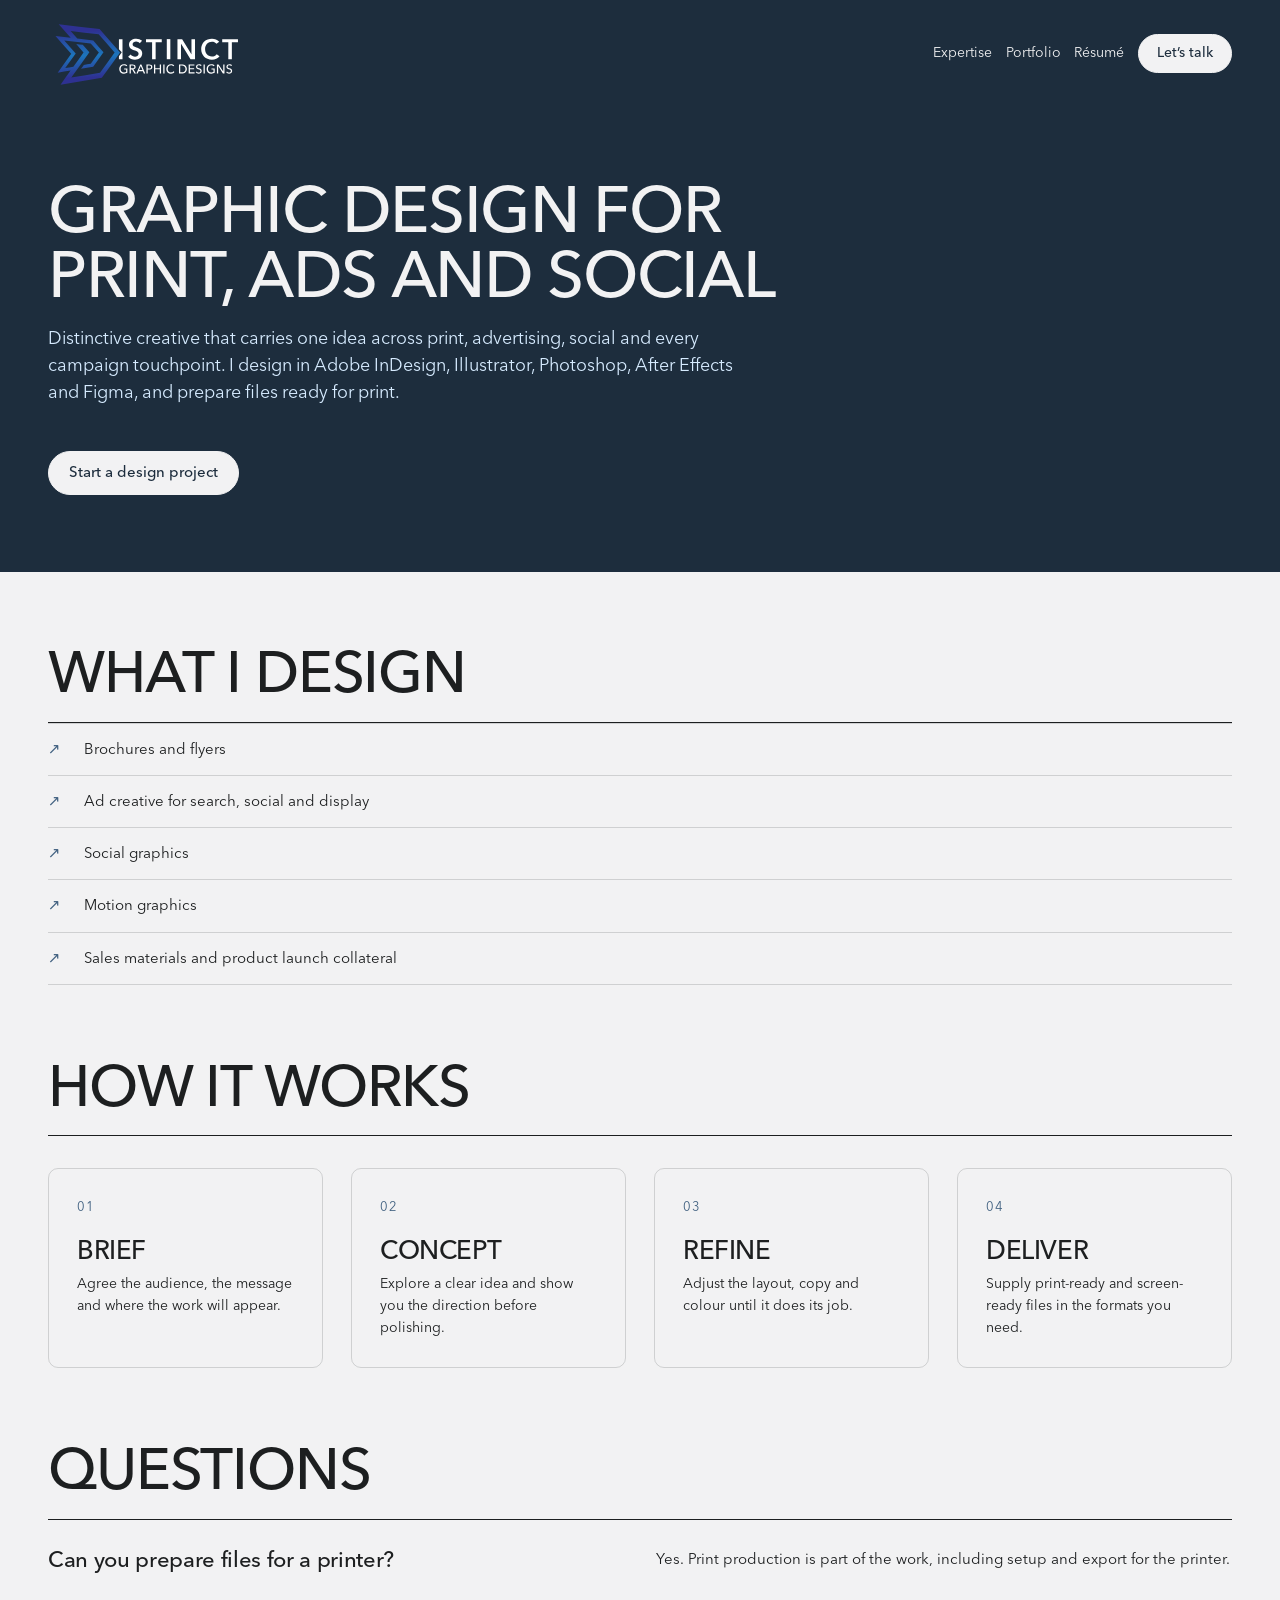
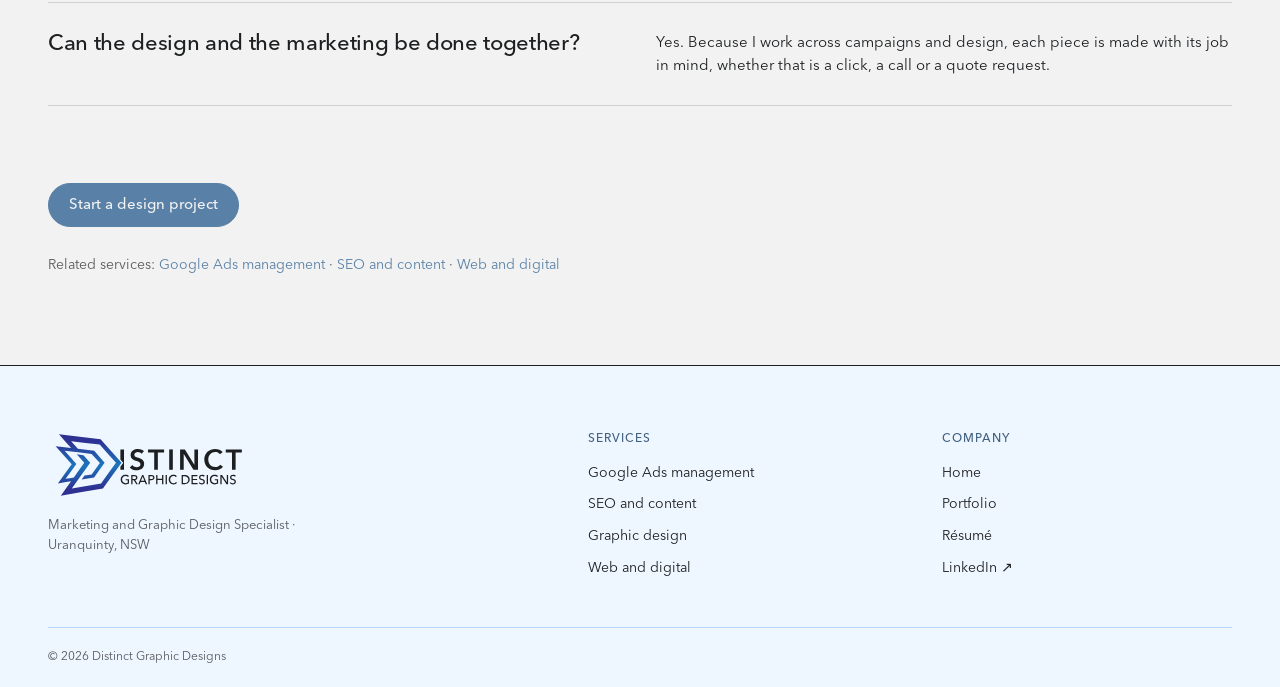
<file: graphic-design/index.html>
<!DOCTYPE html>
<html lang="en">
<head>
<meta charset="utf-8">
<meta name="viewport" content="width=device-width, initial-scale=1">
<title>Graphic Design for Print and Ads | Distinct Graphic Designs</title>
<meta name="description" content="Brochures, flyers, ad creative, social graphics and motion graphics that carry one clear idea, with print-ready files. Uranquinty, NSW.">
<link rel="canonical" href="https://distinctgraphicdesigns.com.au/graphic-design/">
<meta property="og:type" content="website">
<meta property="og:site_name" content="Distinct Graphic Designs">
<meta property="og:locale" content="en_AU">
<meta property="og:title" content="Graphic Design for Print and Ads | Distinct Graphic Designs">
<meta property="og:description" content="Brochures, flyers, ad creative, social graphics and motion graphics that carry one clear idea, with print-ready files. Uranquinty, NSW.">
<meta property="og:url" content="https://distinctgraphicdesigns.com.au/graphic-design/">
<meta property="og:image" content="https://distinctgraphicdesigns.com.au/assets/og-image.jpg">
<meta name="twitter:card" content="summary_large_image">
<meta name="twitter:title" content="Graphic Design for Print and Ads | Distinct Graphic Designs">
<meta name="twitter:description" content="Brochures, flyers, ad creative, social graphics and motion graphics that carry one clear idea, with print-ready files. Uranquinty, NSW.">
<meta name="twitter:image" content="https://distinctgraphicdesigns.com.au/assets/og-image.jpg">
<script type="application/ld+json">
{
  "@context": "https://schema.org",
  "@type": "Service",
  "name": "Graphic design",
  "serviceType": "Graphic design",
  "url": "https://distinctgraphicdesigns.com.au/graphic-design/",
  "provider": {
    "@type": "ProfessionalService",
    "name": "Distinct Graphic Designs",
    "url": "https://distinctgraphicdesigns.com.au/"
  },
  "areaServed": [
    {
      "@type": "AdministrativeArea",
      "name": "Riverina, New South Wales"
    },
    {
      "@type": "Country",
      "name": "Australia"
    }
  ]
}
</script>
<meta name="theme-color" content="#1d2d3d">
<link rel="preload" href="/assets/fonts/AvenirNextWorld-Regular.woff2" as="font" type="font/woff2" crossorigin>
<link rel="preload" href="/assets/fonts/AvenirNextWorld-Medium.woff2" as="font" type="font/woff2" crossorigin>
<link rel="icon" href="/favicon.ico" sizes="48x48">
<link rel="icon" href="/assets/favicon.svg" type="image/svg+xml">
<link rel="icon" href="/favicon-192.png" type="image/png" sizes="192x192">
<link rel="apple-touch-icon" href="/apple-touch-icon.png">
<link rel="stylesheet" href="/assets/css/industry.css">
<style>
@font-face { font-family: "Avenir Next World"; src: url("/assets/fonts/AvenirNextWorld-Light.ttf") format("truetype"); font-weight: 300; font-style: normal; font-display: swap; }
@font-face { font-family: "Avenir Next World"; src: url("/assets/fonts/AvenirNextWorld-LightItalic.ttf") format("truetype"); font-weight: 300; font-style: italic; font-display: swap; }
@font-face { font-family: "Avenir Next World"; src: url("/assets/fonts/AvenirNextWorld-Regular.woff2") format("woff2"), url("/assets/fonts/AvenirNextWorld-Regular.ttf") format("truetype"); font-weight: 400; font-style: normal; font-display: swap; }
@font-face { font-family: "Avenir Next World"; src: url("/assets/fonts/AvenirNextWorld-Italic.ttf") format("truetype"); font-weight: 400; font-style: italic; font-display: swap; }
@font-face { font-family: "Avenir Next World"; src: url("/assets/fonts/AvenirNextWorld-Medium.woff2") format("woff2"), url("/assets/fonts/AvenirNextWorld-Medium.ttf") format("truetype"); font-weight: 500 700; font-style: normal; font-display: swap; }
@font-face { font-family: "Avenir Next World"; src: url("/assets/fonts/AvenirNextWorld-MediumItalic.ttf") format("truetype"); font-weight: 500 700; font-style: italic; font-display: swap; }
:root { --font-heading: "Avenir Next World", system-ui, sans-serif; --font-body: "Avenir Next World", system-ui, sans-serif; --font-heading-weight: 500; }
/* Side gutter: 20-48px on normal screens; on wide screens it grows so content stays centred at --content-max while backgrounds run full-bleed. */
:root { --content-max: 1280px; --gutter: max(clamp(20px,4vw,48px), calc((100% - var(--content-max)) / 2)); }
body { margin: 0; }
a:hover { color: var(--color-accent-700); }
.btn { border-radius: 999px; white-space: nowrap; }
.blueprint, .card, .input, .dialog, .seg { border-radius: 10px; }
.tag { border-radius: 999px; }
figure.duotone, figure.duotone img { border-radius: 10px; overflow: hidden; }
/* Nav: links sit in .nav-links; on small screens (with JS) they collapse behind the .nav-toggle hamburger. */
.nav-links { display: flex; align-items: center; gap: var(--space-4); }
.nav-toggle { display: none; flex-direction: column; justify-content: center; align-items: center; gap: 5px; width: 44px; height: 44px; padding: 0; background: transparent; color: var(--color-bg); border: 1px solid var(--color-accent-600); border-radius: 10px; cursor: pointer; }
.nav-toggle span { display: block; width: 20px; height: 2px; background: currentColor; transition: transform .2s, opacity .2s; }
.nav-toggle[aria-expanded="true"] span:nth-child(1) { transform: translateY(7px) rotate(45deg); }
.nav-toggle[aria-expanded="true"] span:nth-child(2) { opacity: 0; }
.nav-toggle[aria-expanded="true"] span:nth-child(3) { transform: translateY(-7px) rotate(-45deg); }
@media (max-width: 720px) {
  .js .nav-toggle { display: inline-flex; }
  .js .nav-links { display: none; flex-basis: 100%; flex-direction: column; align-items: stretch; gap: 0; margin-top: 12px; }
  .js .nav-links.is-open { display: flex; }
  .nav-links a:not(.btn) { padding: 14px 0; border-top: 1px solid var(--color-accent-600); }
  .nav-links .btn { margin-top: 12px; justify-content: center; text-align: center; }
  /* Multi-column list rows stack on phones; !important beats the inline grid-template-columns. */
  .split-row { grid-template-columns: minmax(0,1fr) !important; gap: 8px !important; }
}
</style>
<script>document.documentElement.className += " js";</script>
<!-- Google Tag Manager -->
<script>(function(w,d,s,l,i){w[l]=w[l]||[];w[l].push({'gtm.start':
new Date().getTime(),event:'gtm.js'});var f=d.getElementsByTagName(s)[0],
j=d.createElement(s),dl=l!='dataLayer'?'&l='+l:'';j.async=true;j.src=
'https://www.googletagmanager.com/gtm.js?id='+i+dl;f.parentNode.insertBefore(j,f);
})(window,document,'script','dataLayer','GTM-KLMJ655L');</script>
<!-- End Google Tag Manager -->
</head>
<body>
  <!-- Google Tag Manager (noscript) -->
<noscript><iframe src="https://www.googletagmanager.com/ns.html?id=GTM-KLMJ655L"
height="0" width="0" style="display:none;visibility:hidden"></iframe></noscript>
<!-- End Google Tag Manager (noscript) -->
<a class="skip-link" href="#main">Skip to content</a>
<div style="background:var(--color-bg);color:var(--color-text);font-family:var(--font-body)">
<main id="main" tabindex="-1">

  <div style="background:var(--color-accent-900);color:var(--color-bg);padding:0 0 clamp(48px,6vw,80px)">
    <header role="banner" class="nav" style="padding:20px var(--gutter);flex-wrap:wrap">
      <a href="/" class="nav-brand" style="margin-right:auto;display:flex;align-items:center"><img src="/assets/logo-v2-rev.svg" alt="Distinct Graphic Designs" style="width:clamp(150px,18vw,196px)"></a>
      <button class="nav-toggle" type="button" aria-expanded="false" aria-controls="nav-links" aria-label="Menu"><span></span><span></span><span></span></button>
      <nav class="nav-links" id="nav-links" aria-label="Main">
        <a href="/#services" style="color:var(--color-bg)">Expertise</a>
        <a href="/portfolio/" style="color:var(--color-bg)">Portfolio</a>
        <a href="/resume.html" style="color:var(--color-bg)">Résumé</a>
        <a class="btn" href="/#enquire" style="background:var(--color-bg);color:var(--color-accent-900);border-color:var(--color-bg);padding:10px 18px">Let’s talk</a>
      </nav>
    </header>
    <div style="padding:clamp(40px,6vw,72px) var(--gutter) 0">
      <h1 style="margin:0;font-size:clamp(34px,5.1vw,66px);line-height:1;letter-spacing:-.02em;text-transform:uppercase;text-wrap:balance">Graphic design for print, ads and social</h1>
      <p style="margin:16px 0 0;font-size:clamp(15px,1.4vw,18px);line-height:1.5;max-width:44rem;color:var(--color-accent-200)">Distinctive creative that carries one idea across print, advertising, social and every campaign touchpoint. I design in Adobe InDesign, Illustrator, Photoshop, After Effects and Figma, and prepare files ready for print.</p>
      <div style="margin-top:clamp(28px,4vw,44px)">
        <a class="btn" href="/#enquire" style="background:var(--color-bg);color:var(--color-accent-900);border-color:var(--color-bg);padding:12px 20px;font-size:15px">Start a design project</a>
      </div>
    </div>
  </div>

  <section style="padding:clamp(48px,6vw,80px) var(--gutter) 0">
    <div style="padding-bottom:20px;border-bottom:1px solid var(--color-text)"><h2 style="margin:0;font-size:clamp(32px,4.6vw,58px);line-height:.92;letter-spacing:-.02em;text-transform:uppercase">What I design</h2></div>
    <ul style="display:grid;gap:0;margin:0;padding:0;list-style:none">
      <li style="display:grid;grid-template-columns:24px 1fr;gap:12px;padding:14px 0;border-top:1px solid var(--color-divider);font-size:15px"><span style="color:var(--color-accent-700)" aria-hidden="true">↗</span>Brochures and flyers</li>
      <li style="display:grid;grid-template-columns:24px 1fr;gap:12px;padding:14px 0;border-top:1px solid var(--color-divider);font-size:15px"><span style="color:var(--color-accent-700)" aria-hidden="true">↗</span>Ad creative for search, social and display</li>
      <li style="display:grid;grid-template-columns:24px 1fr;gap:12px;padding:14px 0;border-top:1px solid var(--color-divider);font-size:15px"><span style="color:var(--color-accent-700)" aria-hidden="true">↗</span>Social graphics</li>
      <li style="display:grid;grid-template-columns:24px 1fr;gap:12px;padding:14px 0;border-top:1px solid var(--color-divider);font-size:15px"><span style="color:var(--color-accent-700)" aria-hidden="true">↗</span>Motion graphics</li>
      <li style="display:grid;grid-template-columns:24px 1fr;gap:12px;padding:14px 0;border-top:1px solid var(--color-divider);border-bottom:1px solid var(--color-divider);font-size:15px"><span style="color:var(--color-accent-700)" aria-hidden="true">↗</span>Sales materials and product launch collateral</li>
    </ul>
  </section>
  <section style="padding:clamp(48px,6vw,80px) var(--gutter) 0">
    <div style="padding-bottom:20px;border-bottom:1px solid var(--color-text)"><h2 style="margin:0;font-size:clamp(32px,4.6vw,58px);line-height:.92;letter-spacing:-.02em;text-transform:uppercase">How it works</h2></div>
    <ol style="list-style:none;margin:32px 0 0;padding:0;display:grid;grid-template-columns:repeat(auto-fit,minmax(min(100%,240px),1fr));gap:28px">
      <li class="blueprint" style="padding:28px"><p style="margin:0 0 20px;font-family:var(--font-heading);font-size:13px;letter-spacing:.1em;color:var(--color-accent-700)">01</p><h3 style="margin:0 0 8px;font-size:26px;text-transform:uppercase">Brief</h3><p style="margin:0;font-size:14px">Agree the audience, the message and where the work will appear.</p></li>
      <li class="blueprint" style="padding:28px"><p style="margin:0 0 20px;font-family:var(--font-heading);font-size:13px;letter-spacing:.1em;color:var(--color-accent-700)">02</p><h3 style="margin:0 0 8px;font-size:26px;text-transform:uppercase">Concept</h3><p style="margin:0;font-size:14px">Explore a clear idea and show you the direction before polishing.</p></li>
      <li class="blueprint" style="padding:28px"><p style="margin:0 0 20px;font-family:var(--font-heading);font-size:13px;letter-spacing:.1em;color:var(--color-accent-700)">03</p><h3 style="margin:0 0 8px;font-size:26px;text-transform:uppercase">Refine</h3><p style="margin:0;font-size:14px">Adjust the layout, copy and colour until it does its job.</p></li>
      <li class="blueprint" style="padding:28px"><p style="margin:0 0 20px;font-family:var(--font-heading);font-size:13px;letter-spacing:.1em;color:var(--color-accent-700)">04</p><h3 style="margin:0 0 8px;font-size:26px;text-transform:uppercase">Deliver</h3><p style="margin:0;font-size:14px">Supply print-ready and screen-ready files in the formats you need.</p></li>
    </ol>
  </section>
  <section style="padding:clamp(48px,6vw,80px) var(--gutter) 0">
    <div style="padding-bottom:20px;border-bottom:1px solid var(--color-text)"><h2 style="margin:0;font-size:clamp(32px,4.6vw,58px);line-height:.92;letter-spacing:-.02em;text-transform:uppercase">Questions</h2></div>
    <div class="split-row" style="display:grid;grid-template-columns:minmax(0,1fr) minmax(0,1fr);gap:clamp(16px,2.5vw,32px);padding:28px 0;border-bottom:1px solid var(--color-divider);align-items:start"><h3 style="margin:0;font-size:clamp(18px,1.8vw,22px);line-height:1.2">Can you prepare files for a printer?</h3><p style="margin:0;font-size:15px">Yes. Print production is part of the work, including setup and export for the printer.</p></div>
    <div class="split-row" style="display:grid;grid-template-columns:minmax(0,1fr) minmax(0,1fr);gap:clamp(16px,2.5vw,32px);padding:28px 0;border-bottom:1px solid var(--color-divider);align-items:start"><h3 style="margin:0;font-size:clamp(18px,1.8vw,22px);line-height:1.2">Can the design and the marketing be done together?</h3><p style="margin:0;font-size:15px">Yes. Because I work across campaigns and design, each piece is made with its job in mind, whether that is a click, a call or a quote request.</p></div>
  </section>

  <section style="padding:clamp(48px,6vw,80px) var(--gutter) clamp(56px,7vw,88px)">
    <a class="btn btn-primary" href="/#enquire" style="padding:12px 20px;font-size:15px">Start a design project</a>
    <p class="text-muted" style="margin:28px 0 0;font-size:14px">Related services: <a href="/google-ads-management/">Google Ads management</a> · <a href="/seo-and-content/">SEO and content</a> · <a href="/web-and-digital/">Web and digital</a></p>
  </section>

</main>

  <footer style="background:var(--color-accent-100);border-top:1px solid var(--color-text);padding:clamp(40px,5vw,64px) var(--gutter) 0">
    <div style="display:flex;flex-wrap:wrap;gap:clamp(32px,5vw,64px)">
      <div style="flex:1.6 1 260px">
        <a href="/"><img src="/assets/logo-v2.svg" alt="Distinct Graphic Designs" style="width:200px"></a>
        <p class="text-muted" style="margin:16px 0 0;font-size:13px;max-width:34ch">Marketing and Graphic Design Specialist · Uranquinty, NSW</p>
      </div>
      <nav aria-label="Footer" style="flex:2.4 1 320px;display:flex;flex-wrap:wrap;gap:32px clamp(32px,5vw,64px)">
        <div style="flex:1 1 140px"><p style="margin:0 0 14px;font-size:12px;font-weight:600;letter-spacing:.08em;text-transform:uppercase;color:var(--color-accent-700)">Services</p><ul style="list-style:none;margin:0;padding:0;display:grid;gap:10px;font-size:14px"><li><a href="/google-ads-management/" style="color:var(--color-text)">Google Ads management</a></li><li><a href="/seo-and-content/" style="color:var(--color-text)">SEO and content</a></li><li><a href="/graphic-design/" aria-current="page" style="color:var(--color-text)">Graphic design</a></li><li><a href="/web-and-digital/" style="color:var(--color-text)">Web and digital</a></li></ul></div>
        <div style="flex:1 1 140px"><p style="margin:0 0 14px;font-size:12px;font-weight:600;letter-spacing:.08em;text-transform:uppercase;color:var(--color-accent-700)">Company</p><ul style="list-style:none;margin:0;padding:0;display:grid;gap:10px;font-size:14px"><li><a href="/" style="color:var(--color-text)">Home</a></li><li><a href="/portfolio/" style="color:var(--color-text)">Portfolio</a></li><li><a href="/resume.html" style="color:var(--color-text)">Résumé</a></li><li><a href="https://www.linkedin.com/in/mtlee91/" target="_blank" rel="noopener me" aria-label="LinkedIn (opens in a new tab)" style="color:var(--color-text)">LinkedIn ↗</a></li></ul></div>
      </nav>
    </div>
    <div style="margin-top:clamp(32px,4vw,48px);padding:20px 0;border-top:1px solid var(--color-accent-300)">
      <p class="text-muted" style="margin:0;font-size:12px">© 2026 Distinct Graphic Designs</p>
    </div>
  </footer>
</div>

<script>
(function () {
  var toggle = document.querySelector(".nav-toggle"), menu = document.getElementById("nav-links");
  function setOpen(open) { toggle.setAttribute("aria-expanded", open); menu.classList.toggle("is-open", open); }
  toggle.addEventListener("click", function () { setOpen(toggle.getAttribute("aria-expanded") !== "true"); });
  menu.addEventListener("click", function (e) { if (e.target.closest("a")) setOpen(false); });
  document.addEventListener("keydown", function (e) { if (e.key === "Escape") setOpen(false); });
})();
</script>
<script src="/assets/js/analytics.js" defer></script>
<script src="/assets/js/site-chrome.js" defer></script>
</body>
</html>
</file>
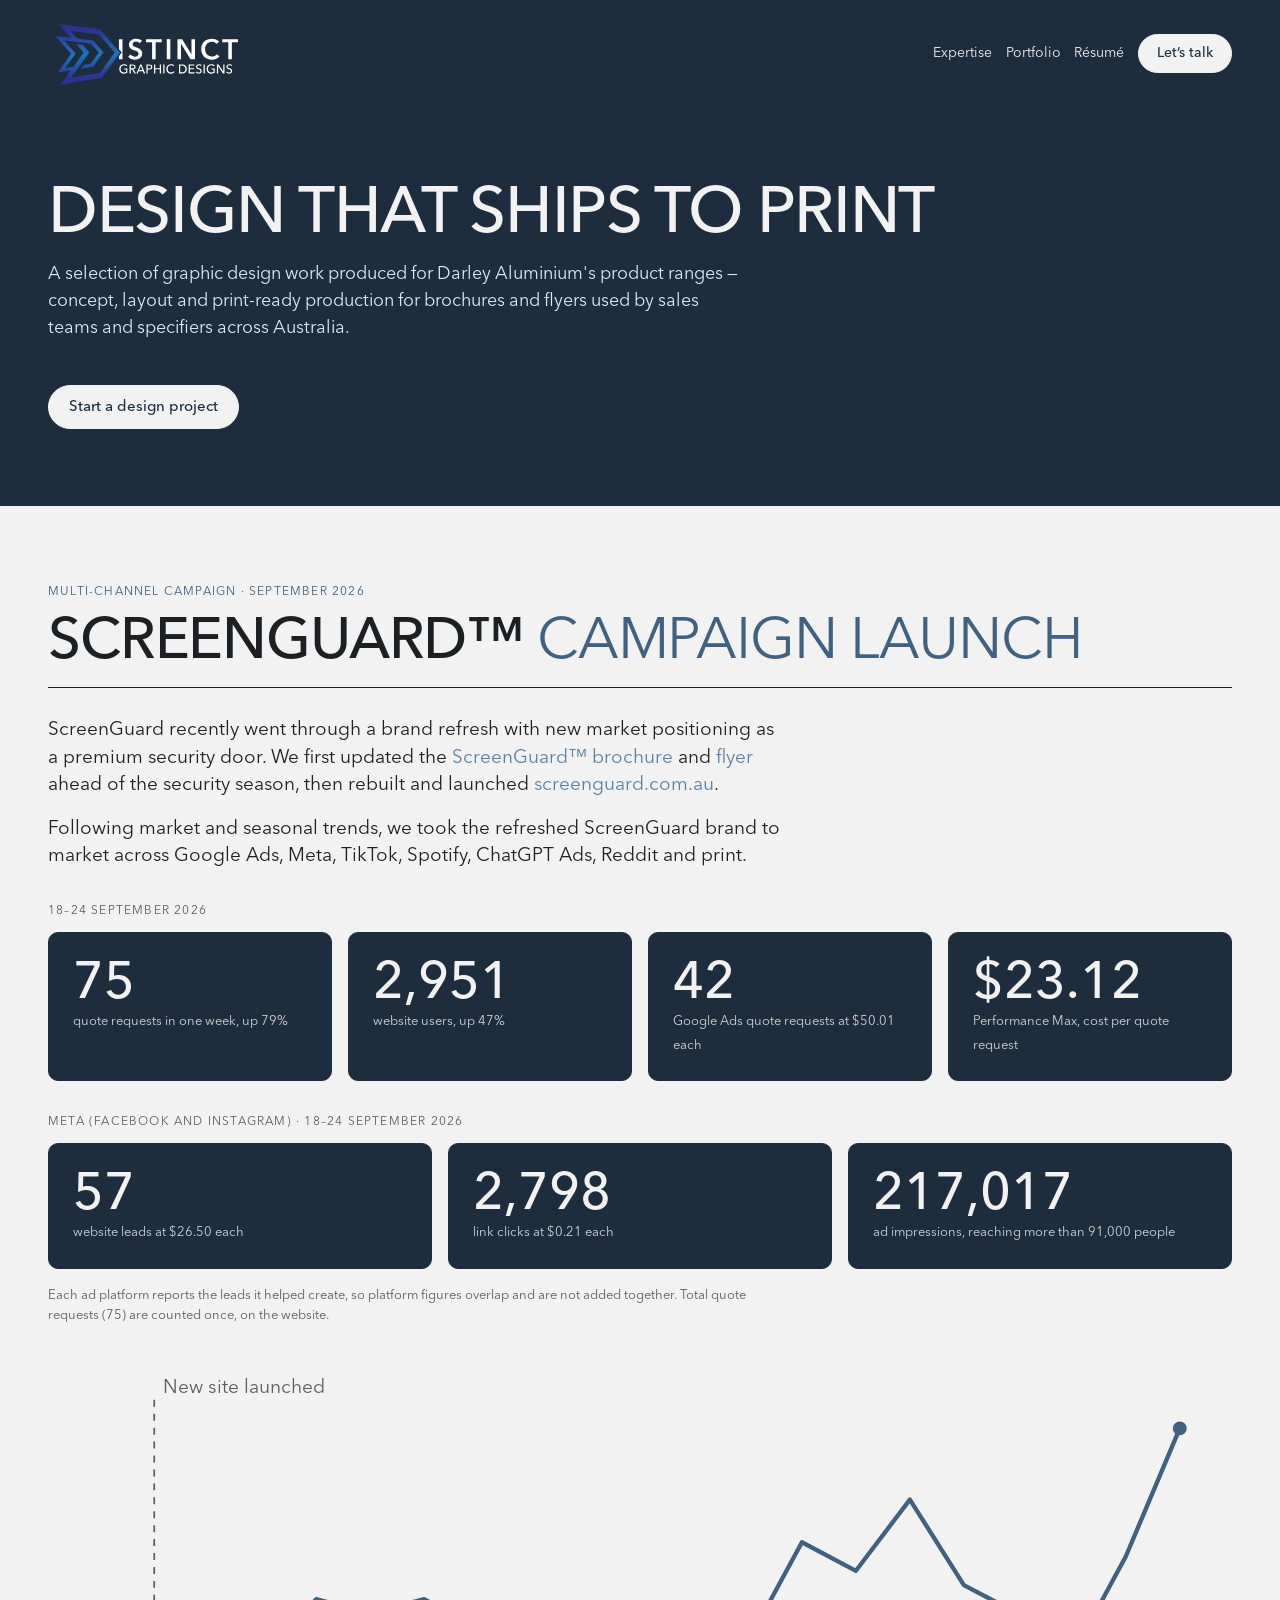
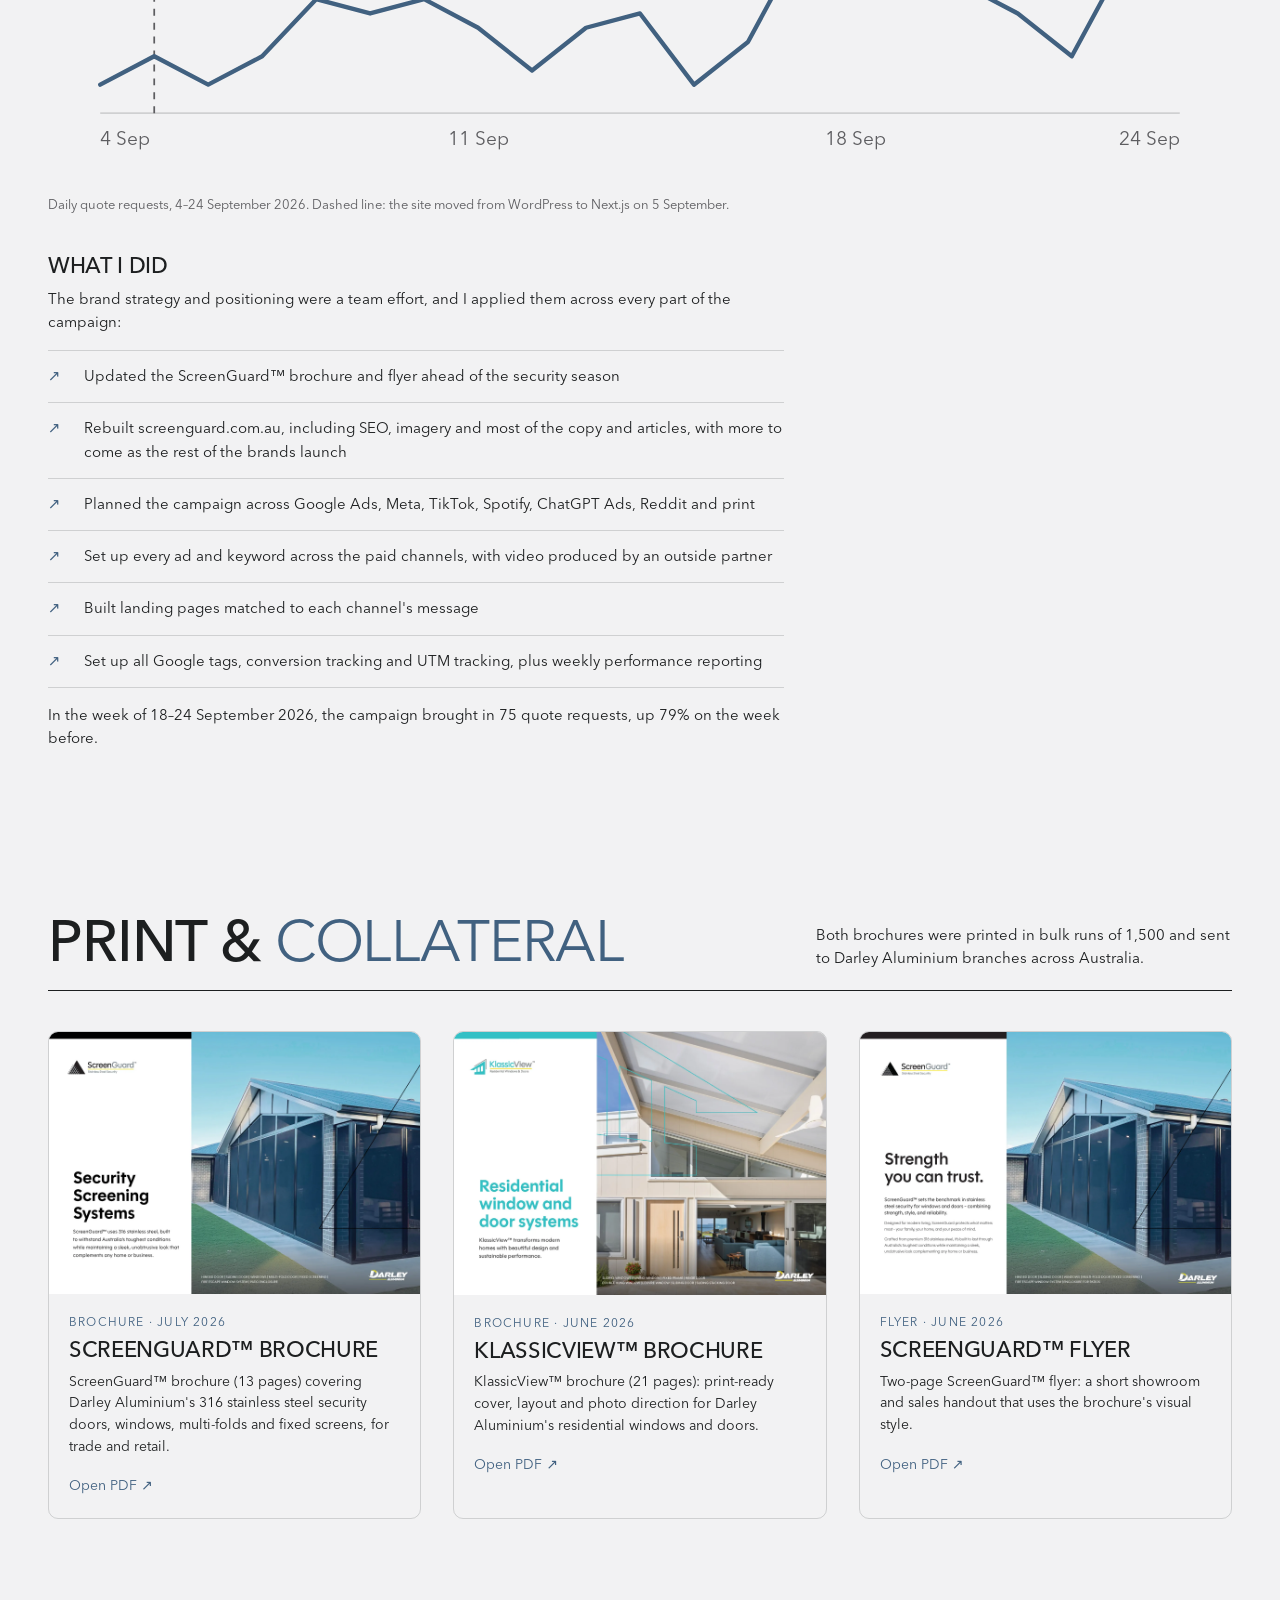
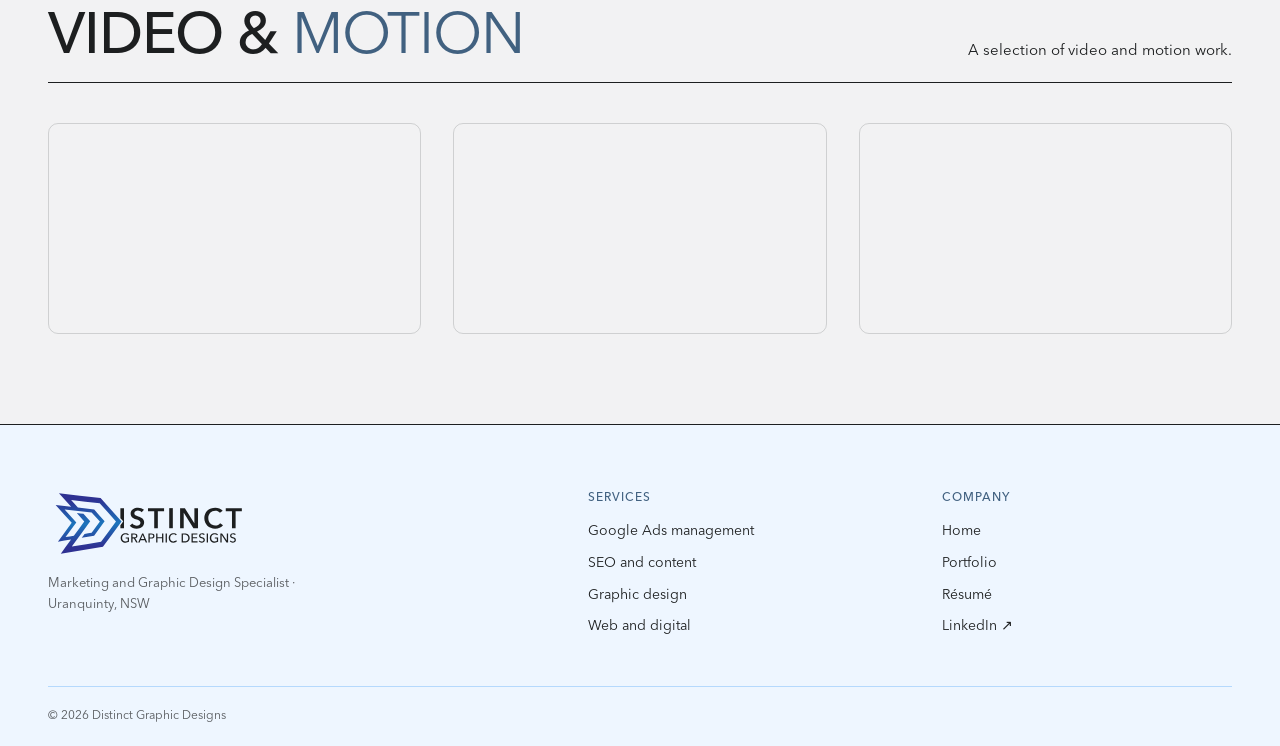
<file: portfolio/index.html>
<!DOCTYPE html>
<html lang="en">
<head>
<meta charset="utf-8">
<meta name="viewport" content="width=device-width, initial-scale=1">
<title>Design Portfolio | Distinct Graphic Designs</title>
<meta name="description" content="Selected print design work: product brochures and a flyer for Darley Aluminium's KlassicView and ScreenGuard ranges, designed and prepared for print by Mark, Uranquinty NSW.">
<link rel="canonical" href="https://distinctgraphicdesigns.com.au/portfolio/">
<meta property="og:type" content="website">
<meta property="og:site_name" content="Distinct Graphic Designs">
<meta property="og:locale" content="en_AU">
<meta property="og:title" content="Design Portfolio | Distinct Graphic Designs">
<meta property="og:description" content="Selected print design work: product brochures and a flyer for Darley Aluminium's KlassicView and ScreenGuard ranges, designed and prepared for print by Mark, Uranquinty NSW.">
<meta property="og:url" content="https://distinctgraphicdesigns.com.au/portfolio/">
<meta property="og:image" content="https://distinctgraphicdesigns.com.au/assets/og-image.jpg">
<meta name="twitter:card" content="summary_large_image">
<meta name="twitter:title" content="Design Portfolio | Distinct Graphic Designs">
<meta name="twitter:description" content="Selected print design work: product brochures and a flyer for Darley Aluminium's KlassicView and ScreenGuard ranges, designed and prepared for print by Mark, Uranquinty NSW.">
<meta name="twitter:image" content="https://distinctgraphicdesigns.com.au/assets/og-image.jpg">
<meta name="theme-color" content="#1d2d3d">
<link rel="preload" href="/assets/fonts/AvenirNextWorld-Regular.woff2" as="font" type="font/woff2" crossorigin>
<link rel="preload" href="/assets/fonts/AvenirNextWorld-Medium.woff2" as="font" type="font/woff2" crossorigin>
<link rel="icon" href="/favicon.ico" sizes="48x48">
<link rel="icon" href="/assets/favicon.svg" type="image/svg+xml">
<link rel="icon" href="/favicon-192.png" type="image/png" sizes="192x192">
<link rel="apple-touch-icon" href="/apple-touch-icon.png">
<link rel="stylesheet" href="/assets/css/industry.css">
<style>
@font-face { font-family: "Avenir Next World"; src: url("/assets/fonts/AvenirNextWorld-Light.ttf") format("truetype"); font-weight: 300; font-style: normal; font-display: swap; }
@font-face { font-family: "Avenir Next World"; src: url("/assets/fonts/AvenirNextWorld-LightItalic.ttf") format("truetype"); font-weight: 300; font-style: italic; font-display: swap; }
@font-face { font-family: "Avenir Next World"; src: url("/assets/fonts/AvenirNextWorld-Regular.woff2") format("woff2"), url("/assets/fonts/AvenirNextWorld-Regular.ttf") format("truetype"); font-weight: 400; font-style: normal; font-display: swap; }
@font-face { font-family: "Avenir Next World"; src: url("/assets/fonts/AvenirNextWorld-Italic.ttf") format("truetype"); font-weight: 400; font-style: italic; font-display: swap; }
@font-face { font-family: "Avenir Next World"; src: url("/assets/fonts/AvenirNextWorld-Medium.woff2") format("woff2"), url("/assets/fonts/AvenirNextWorld-Medium.ttf") format("truetype"); font-weight: 500 700; font-style: normal; font-display: swap; }
@font-face { font-family: "Avenir Next World"; src: url("/assets/fonts/AvenirNextWorld-MediumItalic.ttf") format("truetype"); font-weight: 500 700; font-style: italic; font-display: swap; }
:root { --font-heading: "Avenir Next World", system-ui, sans-serif; --font-body: "Avenir Next World", system-ui, sans-serif; --font-heading-weight: 500; }
/* Side gutter: 20-48px on normal screens; on wide screens it grows so content stays centred at --content-max while backgrounds run full-bleed. */
:root { --content-max: 1280px; --gutter: max(clamp(20px,4vw,48px), calc((100% - var(--content-max)) / 2)); }
body { margin: 0; }
a:hover { color: var(--color-accent-700); }
.btn { border-radius: 999px; white-space: nowrap; }
.blueprint, .card, .input, .dialog, .seg { border-radius: 10px; }
.tag { border-radius: 999px; }
figure.duotone, figure.duotone img { border-radius: 10px; overflow: hidden; }
.portfolio-card { display: block; border: 1px solid var(--color-divider); border-radius: 10px; overflow: hidden; text-decoration: none; transition: border-color .15s ease, box-shadow .15s ease; }
.portfolio-card:hover, .portfolio-card:focus-visible { border-color: var(--color-accent-600); box-shadow: 0 0 0 1px var(--color-accent-600); }
.sr-only { position: absolute; width: 1px; height: 1px; padding: 0; margin: -1px; overflow: hidden; clip: rect(0,0,0,0); white-space: nowrap; border: 0; }
/* Nav: links sit in .nav-links; on small screens (with JS) they collapse behind the .nav-toggle hamburger. */
.nav-links { display: flex; align-items: center; gap: var(--space-4); }
.nav-toggle { display: none; flex-direction: column; justify-content: center; align-items: center; gap: 5px; width: 44px; height: 44px; padding: 0; background: transparent; color: var(--color-bg); border: 1px solid var(--color-accent-600); border-radius: 10px; cursor: pointer; }
.nav-toggle span { display: block; width: 20px; height: 2px; background: currentColor; transition: transform .2s, opacity .2s; }
.nav-toggle[aria-expanded="true"] span:nth-child(1) { transform: translateY(7px) rotate(45deg); }
.nav-toggle[aria-expanded="true"] span:nth-child(2) { opacity: 0; }
.nav-toggle[aria-expanded="true"] span:nth-child(3) { transform: translateY(-7px) rotate(-45deg); }
@media (max-width: 720px) {
  .js .nav-toggle { display: inline-flex; }
  .js .nav-links { display: none; flex-basis: 100%; flex-direction: column; align-items: stretch; gap: 0; margin-top: 12px; }
  .js .nav-links.is-open { display: flex; }
  .nav-links a:not(.btn) { padding: 14px 0; border-top: 1px solid var(--color-accent-600); }
  .nav-links .btn { margin-top: 12px; justify-content: center; text-align: center; }
  /* Multi-column list rows stack on phones; !important beats the inline grid-template-columns. */
  .split-row { grid-template-columns: minmax(0,1fr) !important; gap: 8px !important; }
}
</style>
<script>document.documentElement.className += " js";</script>
<!-- Google Tag Manager -->
<script>(function(w,d,s,l,i){w[l]=w[l]||[];w[l].push({'gtm.start':
new Date().getTime(),event:'gtm.js'});var f=d.getElementsByTagName(s)[0],
j=d.createElement(s),dl=l!='dataLayer'?'&l='+l:'';j.async=true;j.src=
'https://www.googletagmanager.com/gtm.js?id='+i+dl;f.parentNode.insertBefore(j,f);
})(window,document,'script','dataLayer','GTM-KLMJ655L');</script>
<!-- End Google Tag Manager -->
</head>
<body>
  <!-- Google Tag Manager (noscript) -->
<noscript><iframe src="https://www.googletagmanager.com/ns.html?id=GTM-KLMJ655L"
height="0" width="0" style="display:none;visibility:hidden"></iframe></noscript>
<!-- End Google Tag Manager (noscript) -->
<a class="skip-link" href="#main">Skip to content</a>
<div style="background:var(--color-bg);color:var(--color-text);font-family:var(--font-body)">
<main id="main" tabindex="-1">

  <div style="background:var(--color-accent-900);color:var(--color-bg);padding:0 0 clamp(48px,6vw,80px)">
    <header role="banner" class="nav" style="padding:20px var(--gutter);flex-wrap:wrap">
      <a href="/" class="nav-brand" style="margin-right:auto;display:flex;align-items:center"><img src="/assets/logo-v2-rev.svg" alt="Distinct Graphic Designs" style="width:clamp(150px,18vw,196px)"></a>
      <button class="nav-toggle" type="button" aria-expanded="false" aria-controls="nav-links" aria-label="Menu"><span></span><span></span><span></span></button>
      <nav class="nav-links" id="nav-links" aria-label="Main">
        <a href="/#services" style="color:var(--color-bg)">Expertise</a>
        <a href="/portfolio/" style="color:var(--color-bg)">Portfolio</a>
        <a href="/resume.html" style="color:var(--color-bg)">Résumé</a>
        <a class="btn" href="/#enquire" style="background:var(--color-bg);color:var(--color-accent-900);border-color:var(--color-bg);padding:10px 18px">Let’s talk</a>
      </nav>
    </header>
    <div style="padding:clamp(40px,6vw,72px) var(--gutter) 0">
      <h1 style="margin:0;font-size:clamp(34px,5.1vw,66px);line-height:1;letter-spacing:-.02em;text-transform:uppercase;text-wrap:balance">Design that ships to print</h1>
      <p style="margin:16px 0 0;font-size:clamp(15px,1.4vw,18px);line-height:1.5;max-width:44rem;color:var(--color-accent-200)">A selection of graphic design work produced for Darley Aluminium's product ranges — concept, layout and print-ready production for brochures and flyers used by sales teams and specifiers across Australia.</p>
      <div style="margin-top:clamp(28px,4vw,44px)">
        <a class="btn" href="/#enquire" style="background:var(--color-bg);color:var(--color-accent-900);border-color:var(--color-bg);padding:12px 20px;font-size:15px">Start a design project</a>
      </div>
    </div>
  </div>

  <section id="screenguard-campaign-launch" style="padding:clamp(48px,6vw,80px) var(--gutter) clamp(56px,7vw,96px)">
    <p style="margin:0 0 12px;font-size:12px;letter-spacing:.1em;text-transform:uppercase;color:var(--color-accent-700)">Multi-channel campaign · September 2026</p>
    <div style="padding-bottom:20px;border-bottom:1px solid var(--color-text)">
      <h2 style="margin:0;font-size:clamp(32px,4.6vw,58px);line-height:.92;letter-spacing:-.02em;text-transform:uppercase">ScreenGuard™ <span style="color:var(--color-accent-700);font-weight:400">campaign launch</span></h2>
    </div>
    <p style="margin:28px 0 0;max-width:46rem;font-size:clamp(16px,1.6vw,19px);line-height:1.45">ScreenGuard recently went through a brand refresh with new market positioning as a premium security door. We first updated the <a href="#screenguard-brochure">ScreenGuard™ brochure</a> and <a href="#screenguard-flyer">flyer</a> ahead of the security season, then rebuilt and launched <a href="https://screenguard.com.au" target="_blank" rel="noopener">screenguard.com.au</a>.</p>
    <p style="margin:16px 0 0;max-width:46rem;font-size:clamp(16px,1.6vw,19px);line-height:1.45">Following market and seasonal trends, we took the refreshed ScreenGuard brand to market across Google Ads, Meta, TikTok, Spotify, ChatGPT Ads, Reddit and print.</p>

    <p style="margin:32px 0 12px;font-size:12px;letter-spacing:.1em;text-transform:uppercase;color:var(--color-neutral-700)">18–24 September 2026</p>
    <div style="display:grid;grid-template-columns:repeat(auto-fit,minmax(min(100%,220px),1fr));gap:16px">
      <div class="blueprint" style="padding:24px;background:var(--color-accent-900);color:var(--color-bg);border-color:var(--color-accent-900)"><span style="font-family:var(--font-heading);font-weight:500;font-size:clamp(36px,4.4vw,52px);line-height:1;display:block">75</span><span style="font-size:13px;opacity:.85">quote requests in one week, up 79%</span></div>
      <div class="blueprint" style="padding:24px;background:var(--color-accent-900);color:var(--color-bg);border-color:var(--color-accent-900)"><span style="font-family:var(--font-heading);font-weight:500;font-size:clamp(36px,4.4vw,52px);line-height:1;display:block">2,951</span><span style="font-size:13px;opacity:.85">website users, up 47%</span></div>
      <div class="blueprint" style="padding:24px;background:var(--color-accent-900);color:var(--color-bg);border-color:var(--color-accent-900)"><span style="font-family:var(--font-heading);font-weight:500;font-size:clamp(36px,4.4vw,52px);line-height:1;display:block">42</span><span style="font-size:13px;opacity:.85">Google Ads quote requests at $50.01 each</span></div>
      <div class="blueprint" style="padding:24px;background:var(--color-accent-900);color:var(--color-bg);border-color:var(--color-accent-900)"><span style="font-family:var(--font-heading);font-weight:500;font-size:clamp(36px,4.4vw,52px);line-height:1;display:block">$23.12</span><span style="font-size:13px;opacity:.85">Performance Max, cost per quote request</span></div>
    </div>

    <p style="margin:32px 0 12px;font-size:12px;letter-spacing:.1em;text-transform:uppercase;color:var(--color-neutral-700)">Meta (Facebook and Instagram) · 18–24 September 2026</p>
    <div style="display:grid;grid-template-columns:repeat(auto-fit,minmax(min(100%,220px),1fr));gap:16px">
      <div class="blueprint" style="padding:24px;background:var(--color-accent-900);color:var(--color-bg);border-color:var(--color-accent-900)"><span style="font-family:var(--font-heading);font-weight:500;font-size:clamp(36px,4.4vw,52px);line-height:1;display:block">57</span><span style="font-size:13px;opacity:.85">website leads at $26.50 each</span></div>
      <div class="blueprint" style="padding:24px;background:var(--color-accent-900);color:var(--color-bg);border-color:var(--color-accent-900)"><span style="font-family:var(--font-heading);font-weight:500;font-size:clamp(36px,4.4vw,52px);line-height:1;display:block">2,798</span><span style="font-size:13px;opacity:.85">link clicks at $0.21 each</span></div>
      <div class="blueprint" style="padding:24px;background:var(--color-accent-900);color:var(--color-bg);border-color:var(--color-accent-900)"><span style="font-family:var(--font-heading);font-weight:500;font-size:clamp(36px,4.4vw,52px);line-height:1;display:block">217,017</span><span style="font-size:13px;opacity:.85">ad impressions, reaching more than 91,000 people</span></div>
    </div>
    <p style="margin:16px 0 0;max-width:46rem;font-size:13px;color:var(--color-neutral-700)">Each ad platform reports the leads it helped create, so platform figures overlap and are not added together. Total quote requests (75) are counted once, on the website.</p>

    <div style="margin-top:40px">
      <svg viewBox="0 0 680 240" role="presentation" aria-hidden="true" style="width:100%;height:auto;display:block">
        <line x1="30" y1="200" x2="650" y2="200" stroke="var(--color-divider)" stroke-width="1"></line>
        <line x1="61" y1="20" x2="61" y2="200" stroke="var(--color-neutral-700)" stroke-width="1" stroke-dasharray="4 4"></line>
        <text x="66" y="16" font-size="11" fill="var(--color-neutral-700)">New site launched</text>
        <polyline points="30,183.6 61,167.3 92,183.6 123,167.3 154,134.5 185,142.7 216,134.5 247,150.9 278,175.5 309,150.9 340,142.7 371,183.6 402,159.1 433,101.8 464,118.2 495,77.3 526,126.4 557,142.7 588,167.3 619,110.0 650,36.4" fill="none" stroke="var(--color-accent-700)" stroke-width="2.5" stroke-linejoin="round" stroke-linecap="round"></polyline>
        <circle cx="650" cy="36.4" r="4" fill="var(--color-accent-700)"></circle>
        <text x="30" y="218" font-size="11" fill="var(--color-neutral-700)" text-anchor="start">4 Sep</text>
        <text x="247" y="218" font-size="11" fill="var(--color-neutral-700)" text-anchor="middle">11 Sep</text>
        <text x="464" y="218" font-size="11" fill="var(--color-neutral-700)" text-anchor="middle">18 Sep</text>
        <text x="650" y="218" font-size="11" fill="var(--color-neutral-700)" text-anchor="end">24 Sep</text>
      </svg>
      <p style="margin:12px 0 0;font-size:13px;color:var(--color-neutral-700)">Daily quote requests, 4–24 September 2026. Dashed line: the site moved from WordPress to Next.js on 5 September.</p>
      <table class="sr-only">
        <caption>Daily quote requests, 4–24 September 2026</caption>
        <thead><tr><th scope="col">Date</th><th scope="col">Quote requests</th></tr></thead>
        <tbody>
          <tr><td>4 September</td><td>2</td></tr>
          <tr><td>5 September (new site launched)</td><td>4</td></tr>
          <tr><td>6 September</td><td>2</td></tr>
          <tr><td>7 September</td><td>4</td></tr>
          <tr><td>8 September</td><td>8</td></tr>
          <tr><td>9 September</td><td>7</td></tr>
          <tr><td>10 September</td><td>8</td></tr>
          <tr><td>11 September</td><td>6</td></tr>
          <tr><td>12 September</td><td>3</td></tr>
          <tr><td>13 September</td><td>6</td></tr>
          <tr><td>14 September</td><td>7</td></tr>
          <tr><td>15 September</td><td>2</td></tr>
          <tr><td>16 September</td><td>5</td></tr>
          <tr><td>17 September</td><td>12</td></tr>
          <tr><td>18 September</td><td>10</td></tr>
          <tr><td>19 September</td><td>15</td></tr>
          <tr><td>20 September</td><td>9</td></tr>
          <tr><td>21 September</td><td>7</td></tr>
          <tr><td>22 September</td><td>4</td></tr>
          <tr><td>23 September</td><td>11</td></tr>
          <tr><td>24 September</td><td>20</td></tr>
        </tbody>
      </table>
    </div>

    <div style="margin-top:40px">
      <h3 style="margin:0 0 8px;font-size:22px;text-transform:uppercase">What I did</h3>
      <p style="margin:0 0 16px;max-width:46rem;font-size:15px">The brand strategy and positioning were a team effort, and I applied them across every part of the campaign:</p>
      <ul style="display:grid;gap:0;margin:0;padding:0;list-style:none;max-width:46rem">
        <li style="display:grid;grid-template-columns:24px 1fr;gap:12px;padding:14px 0;border-top:1px solid var(--color-divider);font-size:15px"><span style="color:var(--color-accent-700)" aria-hidden="true">↗</span>Updated the ScreenGuard™ brochure and flyer ahead of the security season</li>
        <li style="display:grid;grid-template-columns:24px 1fr;gap:12px;padding:14px 0;border-top:1px solid var(--color-divider);font-size:15px"><span style="color:var(--color-accent-700)" aria-hidden="true">↗</span>Rebuilt screenguard.com.au, including SEO, imagery and most of the copy and articles, with more to come as the rest of the brands launch</li>
        <li style="display:grid;grid-template-columns:24px 1fr;gap:12px;padding:14px 0;border-top:1px solid var(--color-divider);font-size:15px"><span style="color:var(--color-accent-700)" aria-hidden="true">↗</span>Planned the campaign across Google Ads, Meta, TikTok, Spotify, ChatGPT Ads, Reddit and print</li>
        <li style="display:grid;grid-template-columns:24px 1fr;gap:12px;padding:14px 0;border-top:1px solid var(--color-divider);font-size:15px"><span style="color:var(--color-accent-700)" aria-hidden="true">↗</span>Set up every ad and keyword across the paid channels, with video produced by an outside partner</li>
        <li style="display:grid;grid-template-columns:24px 1fr;gap:12px;padding:14px 0;border-top:1px solid var(--color-divider);font-size:15px"><span style="color:var(--color-accent-700)" aria-hidden="true">↗</span>Built landing pages matched to each channel's message</li>
        <li style="display:grid;grid-template-columns:24px 1fr;gap:12px;padding:14px 0;border-top:1px solid var(--color-divider);border-bottom:1px solid var(--color-divider);font-size:15px"><span style="color:var(--color-accent-700)" aria-hidden="true">↗</span>Set up all Google tags, conversion tracking and UTM tracking, plus weekly performance reporting</li>
      </ul>
      <p style="margin:16px 0 0;max-width:46rem;font-size:15px">In the week of 18–24 September 2026, the campaign brought in 75 quote requests, up 79% on the week before.</p>
    </div>
  </section>

  <section style="padding:clamp(48px,6vw,80px) var(--gutter) clamp(56px,7vw,96px)">
    <div style="display:flex;justify-content:space-between;align-items:flex-end;gap:clamp(24px,4vw,48px);flex-wrap:wrap;padding-bottom:20px;border-bottom:1px solid var(--color-text)">
      <h2 style="margin:0;font-size:clamp(32px,4.6vw,58px);line-height:.92;letter-spacing:-.02em;text-transform:uppercase">Print &amp; <span style="color:var(--color-accent-700);font-weight:400">collateral</span></h2>
      <p style="margin:0;max-width:26rem;font-size:15px">Both brochures were printed in bulk runs of 1,500 and sent to Darley Aluminium branches across Australia.</p>
    </div>
    <div style="display:grid;grid-template-columns:repeat(auto-fit,minmax(min(100%,320px),1fr));gap:clamp(24px,3vw,32px);margin-top:40px">

      <a class="portfolio-card" id="screenguard-brochure" href="/assets/portfolio/screenguard-brochure.pdf" target="_blank" rel="noopener">
        <figure style="margin:0"><img src="/assets/portfolio/screenguard-brochure-cover.webp" alt="Cover of the ScreenGuard product brochure, showing a home fitted with stainless steel security screening" width="1600" height="1128" loading="lazy" decoding="async" style="width:100%;height:auto;display:block"></figure>
        <div style="padding:20px">
          <p style="margin:0 0 6px;font-size:12px;letter-spacing:.1em;text-transform:uppercase;color:var(--color-accent-700)">Brochure · July 2026</p>
          <h3 style="margin:0 0 8px;font-size:22px;line-height:1.15;text-transform:uppercase;color:var(--color-text)">ScreenGuard™ brochure</h3>
          <p style="margin:0 0 16px;font-size:14px;color:var(--color-text)">ScreenGuard™ brochure (13 pages) covering Darley Aluminium's 316 stainless steel security doors, windows, multi-folds and fixed screens, for trade and retail.</p>
          <span style="font-size:14px;color:var(--color-accent-700)">Open PDF ↗</span>
        </div>
      </a>

      <a class="portfolio-card" href="/assets/portfolio/klassicview-brochure.pdf" target="_blank" rel="noopener">
        <figure style="margin:0"><img src="/assets/portfolio/klassicview-cover.webp" alt="Cover of the KlassicView product brochure, showing a modern home with sliding windows and a glass hinge door" width="1600" height="1131" loading="lazy" decoding="async" style="width:100%;height:auto;display:block"></figure>
        <div style="padding:20px">
          <p style="margin:0 0 6px;font-size:12px;letter-spacing:.1em;text-transform:uppercase;color:var(--color-accent-700)">Brochure · June 2026</p>
          <h3 style="margin:0 0 8px;font-size:22px;line-height:1.15;text-transform:uppercase;color:var(--color-text)">KlassicView™ brochure</h3>
          <p style="margin:0 0 16px;font-size:14px;color:var(--color-text)">KlassicView™ brochure (21 pages): print-ready cover, layout and photo direction for Darley Aluminium's residential windows and doors.</p>
          <span style="font-size:14px;color:var(--color-accent-700)">Open PDF ↗</span>
        </div>
      </a>

      <a class="portfolio-card" id="screenguard-flyer" href="/assets/portfolio/screenguard-flyer.pdf" target="_blank" rel="noopener">
        <figure style="margin:0"><img src="/assets/portfolio/screenguard-flyer-cover.webp" alt="Cover of the ScreenGuard flyer, showing a home fitted with stainless steel security screening" width="1600" height="1128" loading="lazy" decoding="async" style="width:100%;height:auto;display:block"></figure>
        <div style="padding:20px">
          <p style="margin:0 0 6px;font-size:12px;letter-spacing:.1em;text-transform:uppercase;color:var(--color-accent-700)">Flyer · June 2026</p>
          <h3 style="margin:0 0 8px;font-size:22px;line-height:1.15;text-transform:uppercase;color:var(--color-text)">ScreenGuard™ flyer</h3>
          <p style="margin:0 0 16px;font-size:14px;color:var(--color-text)">Two-page ScreenGuard™ flyer: a short showroom and sales handout that uses the brochure's visual style.</p>
          <span style="font-size:14px;color:var(--color-accent-700)">Open PDF ↗</span>
        </div>
      </a>

    </div>
  </section>

  <section style="padding:0 var(--gutter) clamp(56px,7vw,96px)">
    <div style="display:flex;justify-content:space-between;align-items:flex-end;gap:clamp(24px,4vw,48px);flex-wrap:wrap;padding-bottom:20px;border-bottom:1px solid var(--color-text)">
      <h2 style="margin:0;font-size:clamp(32px,4.6vw,58px);line-height:.92;letter-spacing:-.02em;text-transform:uppercase">Video &amp; <span style="color:var(--color-accent-700);font-weight:400">motion</span></h2>
      <p style="margin:0;max-width:26rem;font-size:15px">A selection of video and motion work.</p>
    </div>
    <div style="display:grid;grid-template-columns:repeat(auto-fit,minmax(min(100%,320px),1fr));gap:clamp(24px,3vw,32px);margin-top:40px">

      <div style="border:1px solid var(--color-divider);border-radius:10px;overflow:hidden">
        <div style="position:relative;aspect-ratio:16/9">
          <iframe src="https://www.youtube.com/embed/xTzPFGsCA30?si=qqhnK5qKKjXeF6il" title="YouTube video player" loading="lazy" style="position:absolute;inset:0;width:100%;height:100%;border:0" allow="accelerometer; autoplay; clipboard-write; encrypted-media; gyroscope; picture-in-picture; web-share" referrerpolicy="strict-origin-when-cross-origin" allowfullscreen></iframe>
        </div>
      </div>

      <div style="border:1px solid var(--color-divider);border-radius:10px;overflow:hidden">
        <div style="position:relative;aspect-ratio:16/9">
          <iframe src="https://www.youtube.com/embed/LnIQYnUUVjc?si=sXqrXZ5DVHIe1ba3" title="YouTube video player" loading="lazy" style="position:absolute;inset:0;width:100%;height:100%;border:0" allow="accelerometer; autoplay; clipboard-write; encrypted-media; gyroscope; picture-in-picture; web-share" referrerpolicy="strict-origin-when-cross-origin" allowfullscreen></iframe>
        </div>
      </div>

      <div style="border:1px solid var(--color-divider);border-radius:10px;overflow:hidden">
        <div style="position:relative;aspect-ratio:16/9">
          <iframe src="https://www.youtube.com/embed/8reXG5eCGxs" title="YouTube video player" loading="lazy" style="position:absolute;inset:0;width:100%;height:100%;border:0" allow="accelerometer; autoplay; clipboard-write; encrypted-media; gyroscope; picture-in-picture; web-share" referrerpolicy="strict-origin-when-cross-origin" allowfullscreen></iframe>
        </div>
      </div>

    </div>
  </section>


</main>

  <footer style="background:var(--color-accent-100);border-top:1px solid var(--color-text);padding:clamp(40px,5vw,64px) var(--gutter) 0">
    <div style="display:flex;flex-wrap:wrap;gap:clamp(32px,5vw,64px)">
      <div style="flex:1.6 1 260px">
        <a href="/"><img src="/assets/logo-v2.svg" alt="Distinct Graphic Designs" style="width:200px"></a>
        <p class="text-muted" style="margin:16px 0 0;font-size:13px;max-width:34ch">Marketing and Graphic Design Specialist · Uranquinty, NSW</p>
      </div>
      <nav aria-label="Footer" style="flex:2.4 1 320px;display:flex;flex-wrap:wrap;gap:32px clamp(32px,5vw,64px)">
        <div style="flex:1 1 140px"><p style="margin:0 0 14px;font-size:12px;font-weight:600;letter-spacing:.08em;text-transform:uppercase;color:var(--color-accent-700)">Services</p><ul style="list-style:none;margin:0;padding:0;display:grid;gap:10px;font-size:14px"><li><a href="/google-ads-management/" style="color:var(--color-text)">Google Ads management</a></li><li><a href="/seo-and-content/" style="color:var(--color-text)">SEO and content</a></li><li><a href="/graphic-design/" style="color:var(--color-text)">Graphic design</a></li><li><a href="/web-and-digital/" style="color:var(--color-text)">Web and digital</a></li></ul></div>
        <div style="flex:1 1 140px"><p style="margin:0 0 14px;font-size:12px;font-weight:600;letter-spacing:.08em;text-transform:uppercase;color:var(--color-accent-700)">Company</p><ul style="list-style:none;margin:0;padding:0;display:grid;gap:10px;font-size:14px"><li><a href="/" style="color:var(--color-text)">Home</a></li><li><a href="/portfolio/" aria-current="page" style="color:var(--color-text)">Portfolio</a></li><li><a href="/resume.html" style="color:var(--color-text)">Résumé</a></li><li><a href="https://www.linkedin.com/in/mtlee91/" target="_blank" rel="noopener me" aria-label="LinkedIn (opens in a new tab)" style="color:var(--color-text)">LinkedIn ↗</a></li></ul></div>
      </nav>
    </div>
    <div style="margin-top:clamp(32px,4vw,48px);padding:20px 0;border-top:1px solid var(--color-accent-300)">
      <p class="text-muted" style="margin:0;font-size:12px">© 2026 Distinct Graphic Designs</p>
    </div>
  </footer>
</div>

<script>
(function () {
  var toggle = document.querySelector(".nav-toggle"), menu = document.getElementById("nav-links");
  function setOpen(open) { toggle.setAttribute("aria-expanded", open); menu.classList.toggle("is-open", open); }
  toggle.addEventListener("click", function () { setOpen(toggle.getAttribute("aria-expanded") !== "true"); });
  menu.addEventListener("click", function (e) { if (e.target.closest("a")) setOpen(false); });
  document.addEventListener("keydown", function (e) { if (e.key === "Escape") setOpen(false); });
})();
</script>
<script src="/assets/js/analytics.js" defer></script>
<script>
document.addEventListener('click', function (e) {
  var a = e.target.closest('a[href]');
  if (!a || !window.posthog) return;
  var href = a.getAttribute('href');
  if (/\.(pdf|jpe?g|png|zip)$/i.test(href)) {
    posthog.capture('portfolio_file_opened', {
      file: href.split('/').pop(),
      link_text: a.innerText.trim()
    });
  }
});
</script>
<script>
(function () {
  var frames = Array.prototype.slice.call(
    document.querySelectorAll('iframe[src*="youtube.com/embed"]')
  );
  if (!frames.length) return;

  // Switch on YouTube's player API for each embed
  frames.forEach(function (f, i) {
    var url = new URL(f.src);
    if (url.searchParams.get('enablejsapi') !== '1') {
      url.searchParams.set('enablejsapi', '1');
      url.searchParams.set('origin', location.origin);
      f.src = url.toString();
    }
    if (!f.id) f.id = 'yt-portfolio-' + i;
  });

  function track(eventName, player) {
    if (!window.posthog) return;
    var d = player.getVideoData ? player.getVideoData() : {};
    posthog.capture(eventName, {
      video_id: d.video_id,
      video_title: d.title,
      page: location.pathname
    });
  }

  function setup() {
    frames.forEach(function (f) {
      var started = false, halfway = false, finished = false, timer;
      var player = new YT.Player(f.id, {
        events: {
          onStateChange: function (e) {
            if (e.data === YT.PlayerState.PLAYING) {
              if (!started) { started = true; track('portfolio_video_played', player); }
              clearInterval(timer);
              timer = setInterval(function () {
                var dur = player.getDuration(), t = player.getCurrentTime();
                if (!halfway && dur && t / dur >= 0.5) {
                  halfway = true; track('portfolio_video_50_percent', player);
                }
              }, 1000);
            } else {
              clearInterval(timer);
            }
            if (e.data === YT.PlayerState.ENDED && !finished) {
              finished = true; track('portfolio_video_completed', player);
            }
          }
        }
      });
    });
  }

  var prev = window.onYouTubeIframeAPIReady;
  window.onYouTubeIframeAPIReady = function () { if (prev) prev(); setup(); };
  if (window.YT && window.YT.Player) {
    setup();
  } else {
    var s = document.createElement('script');
    s.src = 'https://www.youtube.com/iframe_api';
    document.head.appendChild(s);
  }
})();
</script>
<script src="/assets/js/site-chrome.js" defer></script>
</body>
</html>
</file>
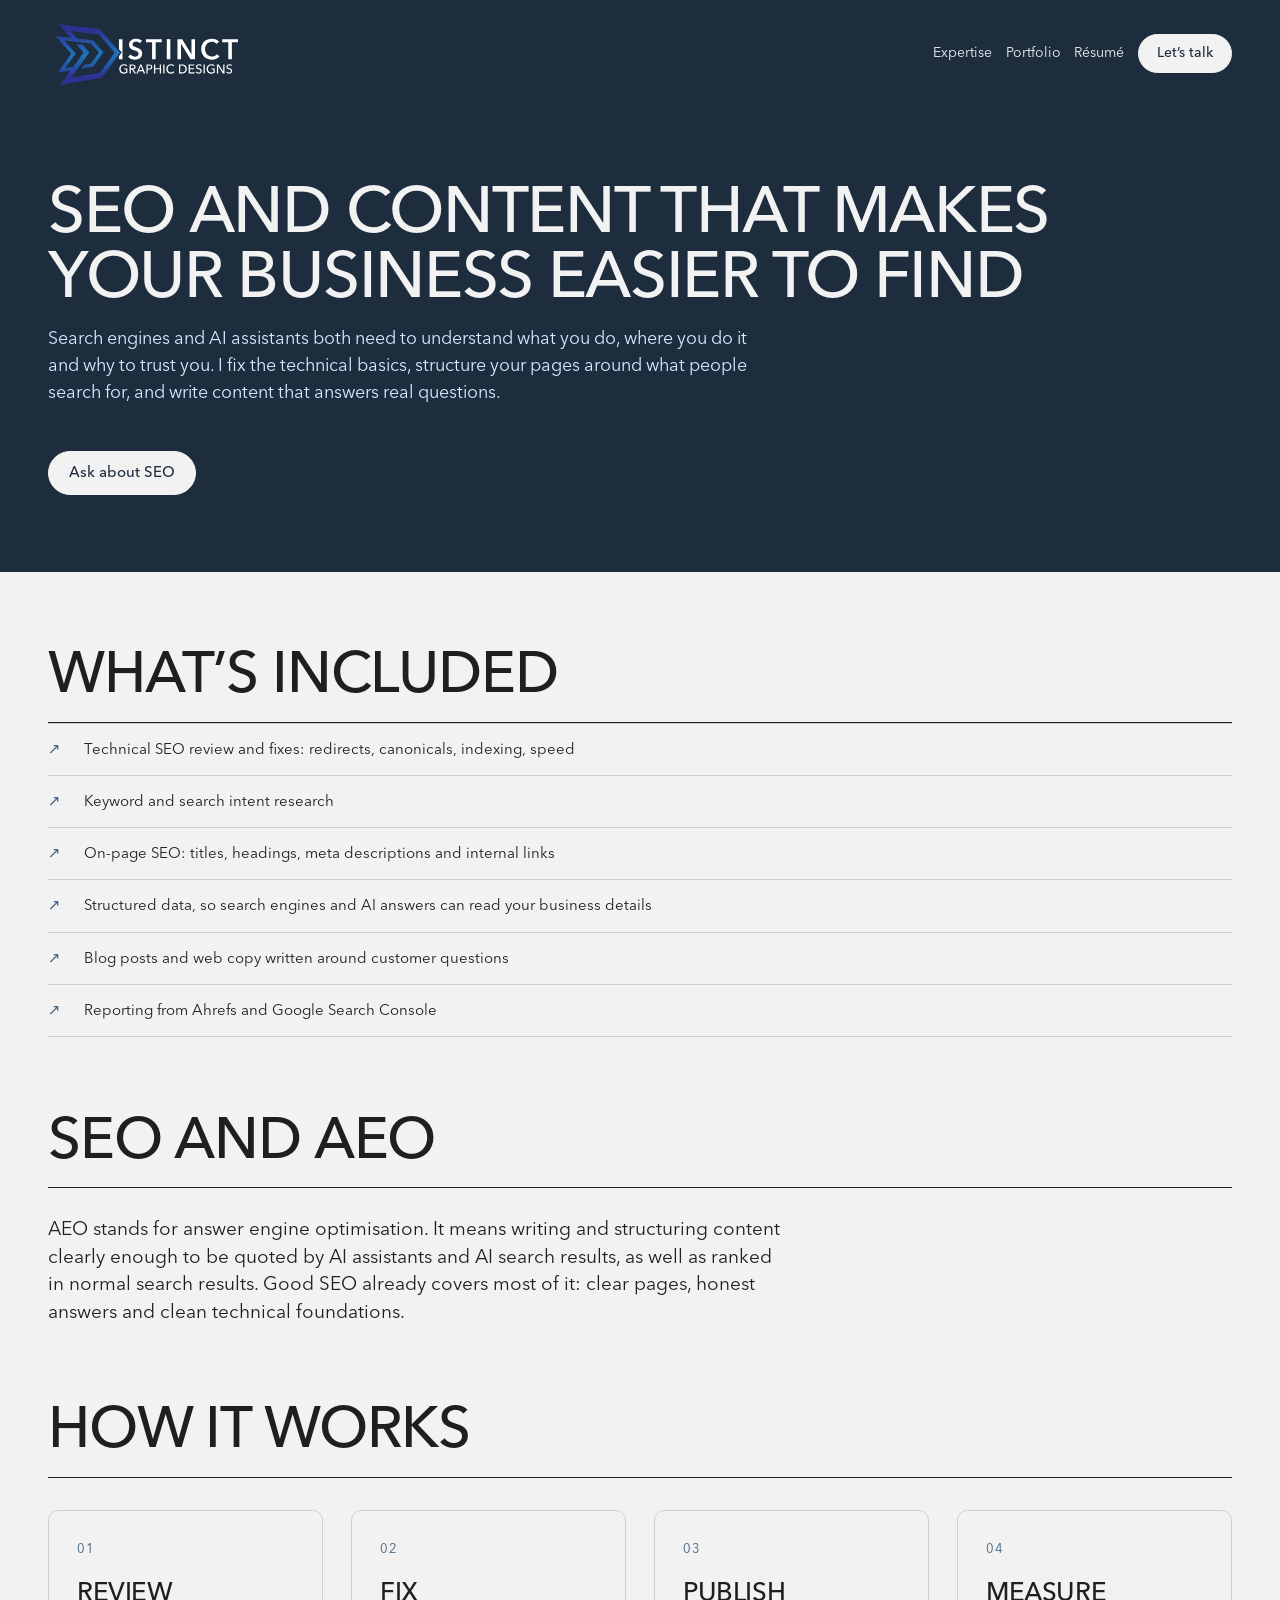
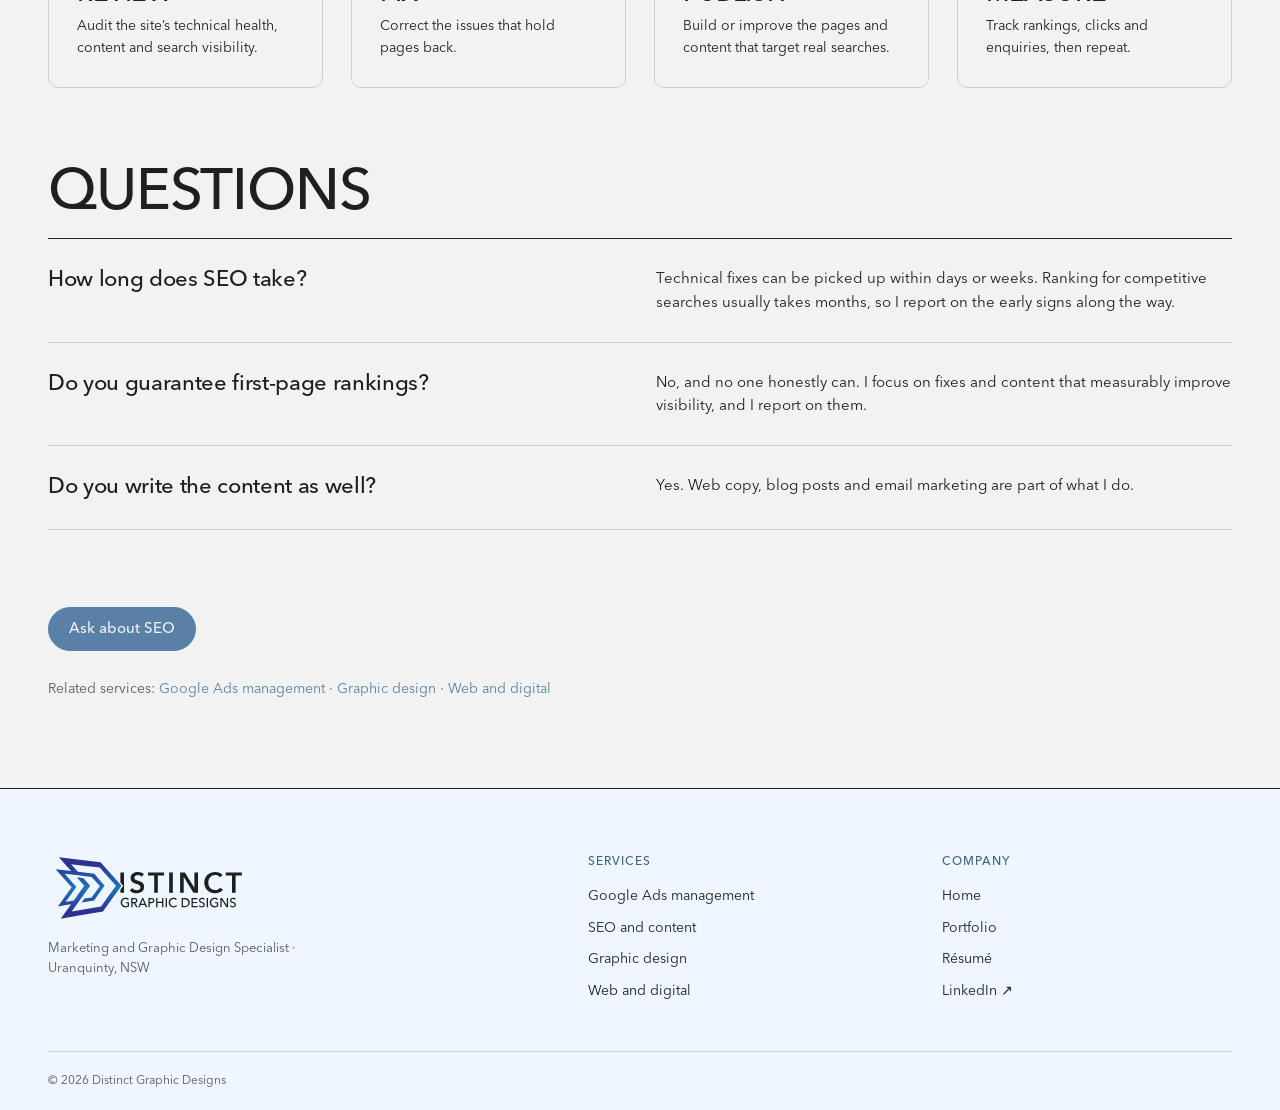
<file: seo-and-content/index.html>
<!DOCTYPE html>
<html lang="en">
<head>
<meta charset="utf-8">
<meta name="viewport" content="width=device-width, initial-scale=1">
<title>SEO and Content Marketing NSW | Distinct Graphic Designs</title>
<meta name="description" content="Technical SEO, on-page optimisation and content that answers real customer questions, for search engines and AI assistants. Uranquinty, NSW.">
<link rel="canonical" href="https://distinctgraphicdesigns.com.au/seo-and-content/">
<meta property="og:type" content="website">
<meta property="og:site_name" content="Distinct Graphic Designs">
<meta property="og:locale" content="en_AU">
<meta property="og:title" content="SEO and Content Marketing NSW | Distinct Graphic Designs">
<meta property="og:description" content="Technical SEO, on-page optimisation and content that answers real customer questions, for search engines and AI assistants. Uranquinty, NSW.">
<meta property="og:url" content="https://distinctgraphicdesigns.com.au/seo-and-content/">
<meta property="og:image" content="https://distinctgraphicdesigns.com.au/assets/og-image.jpg">
<meta name="twitter:card" content="summary_large_image">
<meta name="twitter:title" content="SEO and Content Marketing NSW | Distinct Graphic Designs">
<meta name="twitter:description" content="Technical SEO, on-page optimisation and content that answers real customer questions, for search engines and AI assistants. Uranquinty, NSW.">
<meta name="twitter:image" content="https://distinctgraphicdesigns.com.au/assets/og-image.jpg">
<script type="application/ld+json">
{
  "@context": "https://schema.org",
  "@type": "Service",
  "name": "SEO and content",
  "serviceType": "SEO and content",
  "url": "https://distinctgraphicdesigns.com.au/seo-and-content/",
  "provider": {
    "@type": "ProfessionalService",
    "name": "Distinct Graphic Designs",
    "url": "https://distinctgraphicdesigns.com.au/"
  },
  "areaServed": [
    {
      "@type": "AdministrativeArea",
      "name": "Riverina, New South Wales"
    },
    {
      "@type": "Country",
      "name": "Australia"
    }
  ]
}
</script>
<meta name="theme-color" content="#1d2d3d">
<link rel="preload" href="/assets/fonts/AvenirNextWorld-Regular.woff2" as="font" type="font/woff2" crossorigin>
<link rel="preload" href="/assets/fonts/AvenirNextWorld-Medium.woff2" as="font" type="font/woff2" crossorigin>
<link rel="icon" href="/favicon.ico" sizes="48x48">
<link rel="icon" href="/assets/favicon.svg" type="image/svg+xml">
<link rel="icon" href="/favicon-192.png" type="image/png" sizes="192x192">
<link rel="apple-touch-icon" href="/apple-touch-icon.png">
<link rel="stylesheet" href="/assets/css/industry.css">
<style>
@font-face { font-family: "Avenir Next World"; src: url("/assets/fonts/AvenirNextWorld-Light.ttf") format("truetype"); font-weight: 300; font-style: normal; font-display: swap; }
@font-face { font-family: "Avenir Next World"; src: url("/assets/fonts/AvenirNextWorld-LightItalic.ttf") format("truetype"); font-weight: 300; font-style: italic; font-display: swap; }
@font-face { font-family: "Avenir Next World"; src: url("/assets/fonts/AvenirNextWorld-Regular.woff2") format("woff2"), url("/assets/fonts/AvenirNextWorld-Regular.ttf") format("truetype"); font-weight: 400; font-style: normal; font-display: swap; }
@font-face { font-family: "Avenir Next World"; src: url("/assets/fonts/AvenirNextWorld-Italic.ttf") format("truetype"); font-weight: 400; font-style: italic; font-display: swap; }
@font-face { font-family: "Avenir Next World"; src: url("/assets/fonts/AvenirNextWorld-Medium.woff2") format("woff2"), url("/assets/fonts/AvenirNextWorld-Medium.ttf") format("truetype"); font-weight: 500 700; font-style: normal; font-display: swap; }
@font-face { font-family: "Avenir Next World"; src: url("/assets/fonts/AvenirNextWorld-MediumItalic.ttf") format("truetype"); font-weight: 500 700; font-style: italic; font-display: swap; }
:root { --font-heading: "Avenir Next World", system-ui, sans-serif; --font-body: "Avenir Next World", system-ui, sans-serif; --font-heading-weight: 500; }
/* Side gutter: 20-48px on normal screens; on wide screens it grows so content stays centred at --content-max while backgrounds run full-bleed. */
:root { --content-max: 1280px; --gutter: max(clamp(20px,4vw,48px), calc((100% - var(--content-max)) / 2)); }
body { margin: 0; }
a:hover { color: var(--color-accent-700); }
.btn { border-radius: 999px; white-space: nowrap; }
.blueprint, .card, .input, .dialog, .seg { border-radius: 10px; }
.tag { border-radius: 999px; }
figure.duotone, figure.duotone img { border-radius: 10px; overflow: hidden; }
/* Nav: links sit in .nav-links; on small screens (with JS) they collapse behind the .nav-toggle hamburger. */
.nav-links { display: flex; align-items: center; gap: var(--space-4); }
.nav-toggle { display: none; flex-direction: column; justify-content: center; align-items: center; gap: 5px; width: 44px; height: 44px; padding: 0; background: transparent; color: var(--color-bg); border: 1px solid var(--color-accent-600); border-radius: 10px; cursor: pointer; }
.nav-toggle span { display: block; width: 20px; height: 2px; background: currentColor; transition: transform .2s, opacity .2s; }
.nav-toggle[aria-expanded="true"] span:nth-child(1) { transform: translateY(7px) rotate(45deg); }
.nav-toggle[aria-expanded="true"] span:nth-child(2) { opacity: 0; }
.nav-toggle[aria-expanded="true"] span:nth-child(3) { transform: translateY(-7px) rotate(-45deg); }
@media (max-width: 720px) {
  .js .nav-toggle { display: inline-flex; }
  .js .nav-links { display: none; flex-basis: 100%; flex-direction: column; align-items: stretch; gap: 0; margin-top: 12px; }
  .js .nav-links.is-open { display: flex; }
  .nav-links a:not(.btn) { padding: 14px 0; border-top: 1px solid var(--color-accent-600); }
  .nav-links .btn { margin-top: 12px; justify-content: center; text-align: center; }
  /* Multi-column list rows stack on phones; !important beats the inline grid-template-columns. */
  .split-row { grid-template-columns: minmax(0,1fr) !important; gap: 8px !important; }
}
</style>
<script>document.documentElement.className += " js";</script>
<!-- Google Tag Manager -->
<script>(function(w,d,s,l,i){w[l]=w[l]||[];w[l].push({'gtm.start':
new Date().getTime(),event:'gtm.js'});var f=d.getElementsByTagName(s)[0],
j=d.createElement(s),dl=l!='dataLayer'?'&l='+l:'';j.async=true;j.src=
'https://www.googletagmanager.com/gtm.js?id='+i+dl;f.parentNode.insertBefore(j,f);
})(window,document,'script','dataLayer','GTM-KLMJ655L');</script>
<!-- End Google Tag Manager -->
</head>
<body>
  <!-- Google Tag Manager (noscript) -->
<noscript><iframe src="https://www.googletagmanager.com/ns.html?id=GTM-KLMJ655L"
height="0" width="0" style="display:none;visibility:hidden"></iframe></noscript>
<!-- End Google Tag Manager (noscript) -->
<a class="skip-link" href="#main">Skip to content</a>
<div style="background:var(--color-bg);color:var(--color-text);font-family:var(--font-body)">
<main id="main" tabindex="-1">

  <div style="background:var(--color-accent-900);color:var(--color-bg);padding:0 0 clamp(48px,6vw,80px)">
    <header role="banner" class="nav" style="padding:20px var(--gutter);flex-wrap:wrap">
      <a href="/" class="nav-brand" style="margin-right:auto;display:flex;align-items:center"><img src="/assets/logo-v2-rev.svg" alt="Distinct Graphic Designs" style="width:clamp(150px,18vw,196px)"></a>
      <button class="nav-toggle" type="button" aria-expanded="false" aria-controls="nav-links" aria-label="Menu"><span></span><span></span><span></span></button>
      <nav class="nav-links" id="nav-links" aria-label="Main">
        <a href="/#services" style="color:var(--color-bg)">Expertise</a>
        <a href="/portfolio/" style="color:var(--color-bg)">Portfolio</a>
        <a href="/resume.html" style="color:var(--color-bg)">Résumé</a>
        <a class="btn" href="/#enquire" style="background:var(--color-bg);color:var(--color-accent-900);border-color:var(--color-bg);padding:10px 18px">Let’s talk</a>
      </nav>
    </header>
    <div style="padding:clamp(40px,6vw,72px) var(--gutter) 0">
      <h1 style="margin:0;font-size:clamp(34px,5.1vw,66px);line-height:1;letter-spacing:-.02em;text-transform:uppercase;text-wrap:balance">SEO and content that makes your business easier to find</h1>
      <p style="margin:16px 0 0;font-size:clamp(15px,1.4vw,18px);line-height:1.5;max-width:44rem;color:var(--color-accent-200)">Search engines and AI assistants both need to understand what you do, where you do it and why to trust you. I fix the technical basics, structure your pages around what people search for, and write content that answers real questions.</p>
      <div style="margin-top:clamp(28px,4vw,44px)">
        <a class="btn" href="/#enquire" style="background:var(--color-bg);color:var(--color-accent-900);border-color:var(--color-bg);padding:12px 20px;font-size:15px">Ask about SEO</a>
      </div>
    </div>
  </div>

  <section style="padding:clamp(48px,6vw,80px) var(--gutter) 0">
    <div style="padding-bottom:20px;border-bottom:1px solid var(--color-text)"><h2 style="margin:0;font-size:clamp(32px,4.6vw,58px);line-height:.92;letter-spacing:-.02em;text-transform:uppercase">What’s included</h2></div>
    <ul style="display:grid;gap:0;margin:0;padding:0;list-style:none">
      <li style="display:grid;grid-template-columns:24px 1fr;gap:12px;padding:14px 0;border-top:1px solid var(--color-divider);font-size:15px"><span style="color:var(--color-accent-700)" aria-hidden="true">↗</span>Technical SEO review and fixes: redirects, canonicals, indexing, speed</li>
      <li style="display:grid;grid-template-columns:24px 1fr;gap:12px;padding:14px 0;border-top:1px solid var(--color-divider);font-size:15px"><span style="color:var(--color-accent-700)" aria-hidden="true">↗</span>Keyword and search intent research</li>
      <li style="display:grid;grid-template-columns:24px 1fr;gap:12px;padding:14px 0;border-top:1px solid var(--color-divider);font-size:15px"><span style="color:var(--color-accent-700)" aria-hidden="true">↗</span>On-page SEO: titles, headings, meta descriptions and internal links</li>
      <li style="display:grid;grid-template-columns:24px 1fr;gap:12px;padding:14px 0;border-top:1px solid var(--color-divider);font-size:15px"><span style="color:var(--color-accent-700)" aria-hidden="true">↗</span>Structured data, so search engines and AI answers can read your business details</li>
      <li style="display:grid;grid-template-columns:24px 1fr;gap:12px;padding:14px 0;border-top:1px solid var(--color-divider);font-size:15px"><span style="color:var(--color-accent-700)" aria-hidden="true">↗</span>Blog posts and web copy written around customer questions</li>
      <li style="display:grid;grid-template-columns:24px 1fr;gap:12px;padding:14px 0;border-top:1px solid var(--color-divider);border-bottom:1px solid var(--color-divider);font-size:15px"><span style="color:var(--color-accent-700)" aria-hidden="true">↗</span>Reporting from Ahrefs and Google Search Console</li>
    </ul>
  </section>
  <section style="padding:clamp(48px,6vw,80px) var(--gutter) 0">
    <div style="padding-bottom:20px;border-bottom:1px solid var(--color-text)"><h2 style="margin:0;font-size:clamp(32px,4.6vw,58px);line-height:.92;letter-spacing:-.02em;text-transform:uppercase">SEO and AEO</h2></div>
    <p style="margin:28px 0 0;max-width:46rem;font-size:clamp(16px,1.6vw,19px);line-height:1.45">AEO stands for answer engine optimisation. It means writing and structuring content clearly enough to be quoted by AI assistants and AI search results, as well as ranked in normal search results. Good SEO already covers most of it: clear pages, honest answers and clean technical foundations.</p>
  </section>
  <section style="padding:clamp(48px,6vw,80px) var(--gutter) 0">
    <div style="padding-bottom:20px;border-bottom:1px solid var(--color-text)"><h2 style="margin:0;font-size:clamp(32px,4.6vw,58px);line-height:.92;letter-spacing:-.02em;text-transform:uppercase">How it works</h2></div>
    <ol style="list-style:none;margin:32px 0 0;padding:0;display:grid;grid-template-columns:repeat(auto-fit,minmax(min(100%,240px),1fr));gap:28px">
      <li class="blueprint" style="padding:28px"><p style="margin:0 0 20px;font-family:var(--font-heading);font-size:13px;letter-spacing:.1em;color:var(--color-accent-700)">01</p><h3 style="margin:0 0 8px;font-size:26px;text-transform:uppercase">Review</h3><p style="margin:0;font-size:14px">Audit the site’s technical health, content and search visibility.</p></li>
      <li class="blueprint" style="padding:28px"><p style="margin:0 0 20px;font-family:var(--font-heading);font-size:13px;letter-spacing:.1em;color:var(--color-accent-700)">02</p><h3 style="margin:0 0 8px;font-size:26px;text-transform:uppercase">Fix</h3><p style="margin:0;font-size:14px">Correct the issues that hold pages back.</p></li>
      <li class="blueprint" style="padding:28px"><p style="margin:0 0 20px;font-family:var(--font-heading);font-size:13px;letter-spacing:.1em;color:var(--color-accent-700)">03</p><h3 style="margin:0 0 8px;font-size:26px;text-transform:uppercase">Publish</h3><p style="margin:0;font-size:14px">Build or improve the pages and content that target real searches.</p></li>
      <li class="blueprint" style="padding:28px"><p style="margin:0 0 20px;font-family:var(--font-heading);font-size:13px;letter-spacing:.1em;color:var(--color-accent-700)">04</p><h3 style="margin:0 0 8px;font-size:26px;text-transform:uppercase">Measure</h3><p style="margin:0;font-size:14px">Track rankings, clicks and enquiries, then repeat.</p></li>
    </ol>
  </section>
  <section style="padding:clamp(48px,6vw,80px) var(--gutter) 0">
    <div style="padding-bottom:20px;border-bottom:1px solid var(--color-text)"><h2 style="margin:0;font-size:clamp(32px,4.6vw,58px);line-height:.92;letter-spacing:-.02em;text-transform:uppercase">Questions</h2></div>
    <div class="split-row" style="display:grid;grid-template-columns:minmax(0,1fr) minmax(0,1fr);gap:clamp(16px,2.5vw,32px);padding:28px 0;border-bottom:1px solid var(--color-divider);align-items:start"><h3 style="margin:0;font-size:clamp(18px,1.8vw,22px);line-height:1.2">How long does SEO take?</h3><p style="margin:0;font-size:15px">Technical fixes can be picked up within days or weeks. Ranking for competitive searches usually takes months, so I report on the early signs along the way.</p></div>
    <div class="split-row" style="display:grid;grid-template-columns:minmax(0,1fr) minmax(0,1fr);gap:clamp(16px,2.5vw,32px);padding:28px 0;border-bottom:1px solid var(--color-divider);align-items:start"><h3 style="margin:0;font-size:clamp(18px,1.8vw,22px);line-height:1.2">Do you guarantee first-page rankings?</h3><p style="margin:0;font-size:15px">No, and no one honestly can. I focus on fixes and content that measurably improve visibility, and I report on them.</p></div>
    <div class="split-row" style="display:grid;grid-template-columns:minmax(0,1fr) minmax(0,1fr);gap:clamp(16px,2.5vw,32px);padding:28px 0;border-bottom:1px solid var(--color-divider);align-items:start"><h3 style="margin:0;font-size:clamp(18px,1.8vw,22px);line-height:1.2">Do you write the content as well?</h3><p style="margin:0;font-size:15px">Yes. Web copy, blog posts and email marketing are part of what I do.</p></div>
  </section>

  <section style="padding:clamp(48px,6vw,80px) var(--gutter) clamp(56px,7vw,88px)">
    <a class="btn btn-primary" href="/#enquire" style="padding:12px 20px;font-size:15px">Ask about SEO</a>
    <p class="text-muted" style="margin:28px 0 0;font-size:14px">Related services: <a href="/google-ads-management/">Google Ads management</a> · <a href="/graphic-design/">Graphic design</a> · <a href="/web-and-digital/">Web and digital</a></p>
  </section>

</main>

  <footer style="background:var(--color-accent-100);border-top:1px solid var(--color-text);padding:clamp(40px,5vw,64px) var(--gutter) 0">
    <div style="display:flex;flex-wrap:wrap;gap:clamp(32px,5vw,64px)">
      <div style="flex:1.6 1 260px">
        <a href="/"><img src="/assets/logo-v2.svg" alt="Distinct Graphic Designs" style="width:200px"></a>
        <p class="text-muted" style="margin:16px 0 0;font-size:13px;max-width:34ch">Marketing and Graphic Design Specialist · Uranquinty, NSW</p>
      </div>
      <nav aria-label="Footer" style="flex:2.4 1 320px;display:flex;flex-wrap:wrap;gap:32px clamp(32px,5vw,64px)">
        <div style="flex:1 1 140px"><p style="margin:0 0 14px;font-size:12px;font-weight:600;letter-spacing:.08em;text-transform:uppercase;color:var(--color-accent-700)">Services</p><ul style="list-style:none;margin:0;padding:0;display:grid;gap:10px;font-size:14px"><li><a href="/google-ads-management/" style="color:var(--color-text)">Google Ads management</a></li><li><a href="/seo-and-content/" aria-current="page" style="color:var(--color-text)">SEO and content</a></li><li><a href="/graphic-design/" style="color:var(--color-text)">Graphic design</a></li><li><a href="/web-and-digital/" style="color:var(--color-text)">Web and digital</a></li></ul></div>
        <div style="flex:1 1 140px"><p style="margin:0 0 14px;font-size:12px;font-weight:600;letter-spacing:.08em;text-transform:uppercase;color:var(--color-accent-700)">Company</p><ul style="list-style:none;margin:0;padding:0;display:grid;gap:10px;font-size:14px"><li><a href="/" style="color:var(--color-text)">Home</a></li><li><a href="/portfolio/" style="color:var(--color-text)">Portfolio</a></li><li><a href="/resume.html" style="color:var(--color-text)">Résumé</a></li><li><a href="https://www.linkedin.com/in/mtlee91/" target="_blank" rel="noopener me" aria-label="LinkedIn (opens in a new tab)" style="color:var(--color-text)">LinkedIn ↗</a></li></ul></div>
      </nav>
    </div>
    <div style="margin-top:clamp(32px,4vw,48px);padding:20px 0;border-top:1px solid var(--color-accent-300)">
      <p class="text-muted" style="margin:0;font-size:12px">© 2026 Distinct Graphic Designs</p>
    </div>
  </footer>
</div>

<script>
(function () {
  var toggle = document.querySelector(".nav-toggle"), menu = document.getElementById("nav-links");
  function setOpen(open) { toggle.setAttribute("aria-expanded", open); menu.classList.toggle("is-open", open); }
  toggle.addEventListener("click", function () { setOpen(toggle.getAttribute("aria-expanded") !== "true"); });
  menu.addEventListener("click", function (e) { if (e.target.closest("a")) setOpen(false); });
  document.addEventListener("keydown", function (e) { if (e.key === "Escape") setOpen(false); });
})();
</script>
<script src="/assets/js/analytics.js" defer></script>
<script src="/assets/js/site-chrome.js" defer></script>
</body>
</html>
</file>
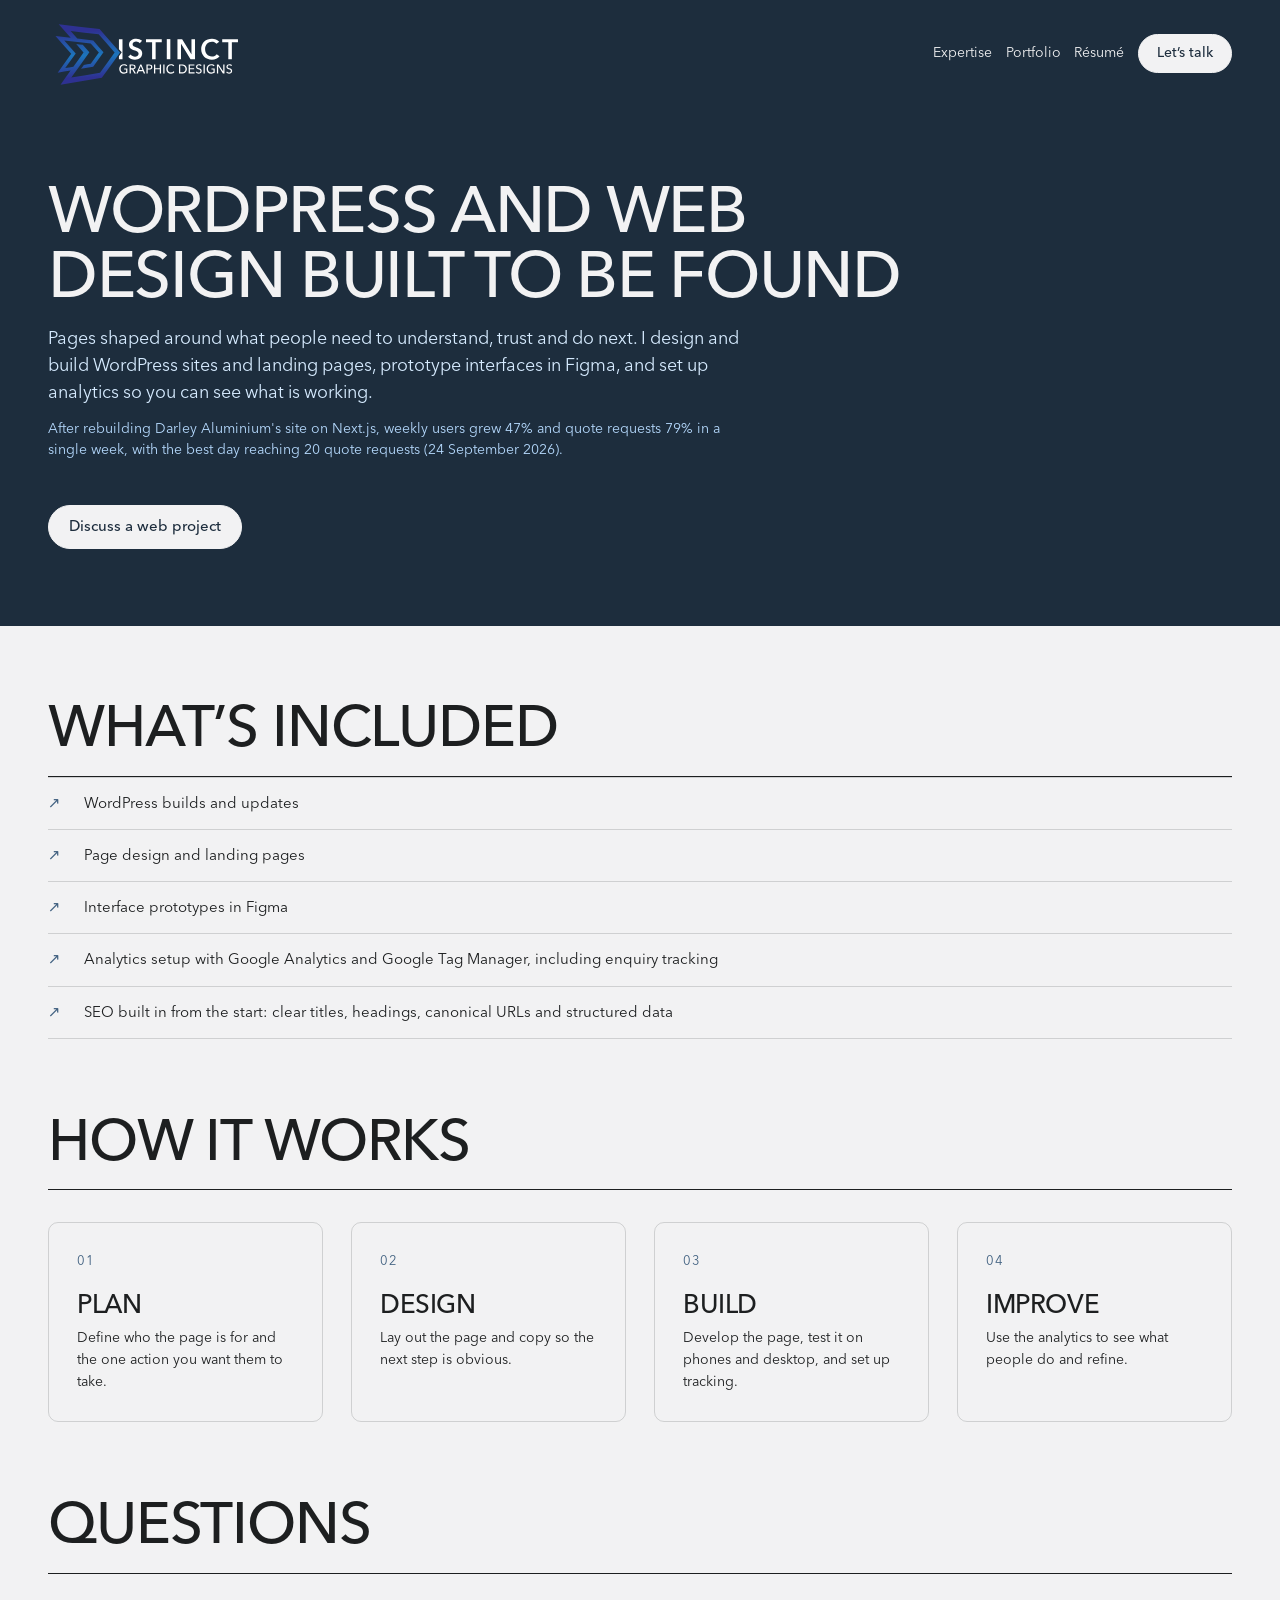
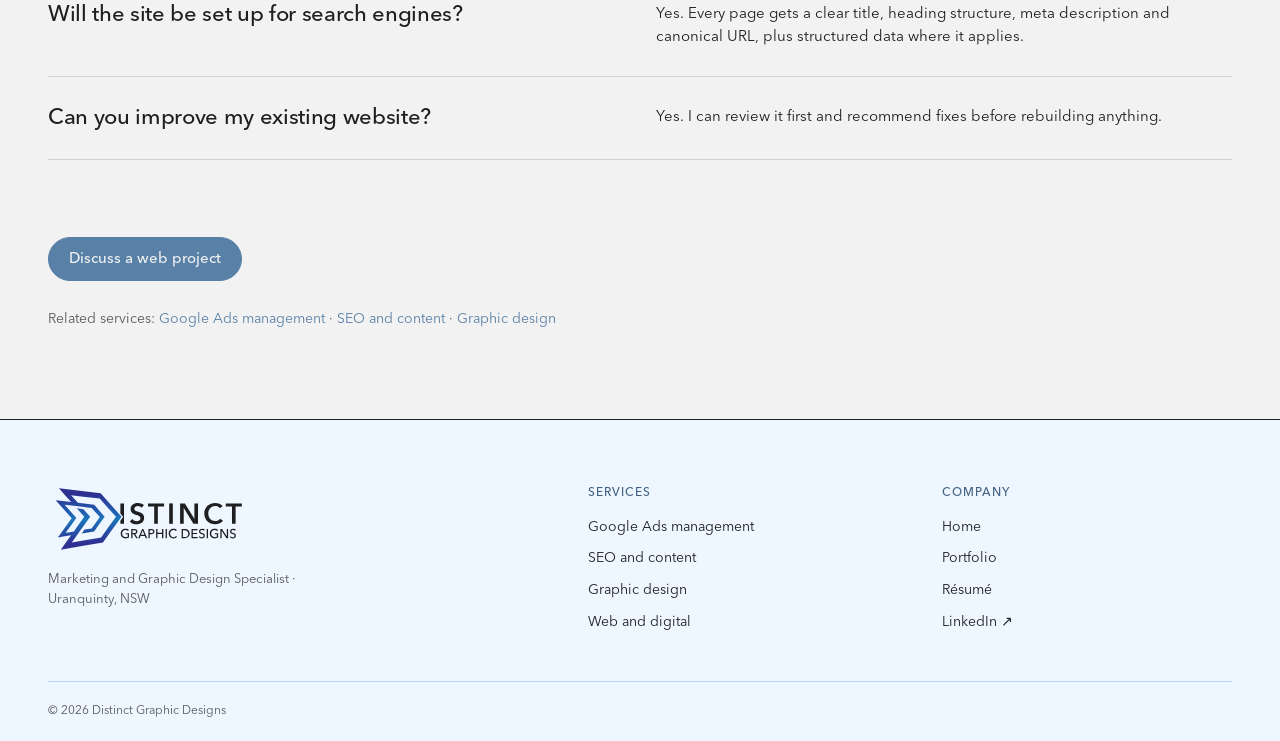
<file: web-and-digital/index.html>
<!DOCTYPE html>
<html lang="en">
<head>
<meta charset="utf-8">
<meta name="viewport" content="width=device-width, initial-scale=1">
<title>WordPress and Web Design NSW | Distinct Graphic Designs</title>
<meta name="description" content="WordPress sites, landing pages and interface prototypes designed around what visitors need to understand, trust and do next. Uranquinty, NSW.">
<link rel="canonical" href="https://distinctgraphicdesigns.com.au/web-and-digital/">
<meta property="og:type" content="website">
<meta property="og:site_name" content="Distinct Graphic Designs">
<meta property="og:locale" content="en_AU">
<meta property="og:title" content="WordPress and Web Design NSW | Distinct Graphic Designs">
<meta property="og:description" content="WordPress sites, landing pages and interface prototypes designed around what visitors need to understand, trust and do next. Uranquinty, NSW.">
<meta property="og:url" content="https://distinctgraphicdesigns.com.au/web-and-digital/">
<meta property="og:image" content="https://distinctgraphicdesigns.com.au/assets/og-image.jpg">
<meta name="twitter:card" content="summary_large_image">
<meta name="twitter:title" content="WordPress and Web Design NSW | Distinct Graphic Designs">
<meta name="twitter:description" content="WordPress sites, landing pages and interface prototypes designed around what visitors need to understand, trust and do next. Uranquinty, NSW.">
<meta name="twitter:image" content="https://distinctgraphicdesigns.com.au/assets/og-image.jpg">
<script type="application/ld+json">
{
  "@context": "https://schema.org",
  "@type": "Service",
  "name": "Web and digital",
  "serviceType": "Web and digital",
  "url": "https://distinctgraphicdesigns.com.au/web-and-digital/",
  "provider": {
    "@type": "ProfessionalService",
    "name": "Distinct Graphic Designs",
    "url": "https://distinctgraphicdesigns.com.au/"
  },
  "areaServed": [
    {
      "@type": "AdministrativeArea",
      "name": "Riverina, New South Wales"
    },
    {
      "@type": "Country",
      "name": "Australia"
    }
  ]
}
</script>
<meta name="theme-color" content="#1d2d3d">
<link rel="preload" href="/assets/fonts/AvenirNextWorld-Regular.woff2" as="font" type="font/woff2" crossorigin>
<link rel="preload" href="/assets/fonts/AvenirNextWorld-Medium.woff2" as="font" type="font/woff2" crossorigin>
<link rel="icon" href="/favicon.ico" sizes="48x48">
<link rel="icon" href="/assets/favicon.svg" type="image/svg+xml">
<link rel="icon" href="/favicon-192.png" type="image/png" sizes="192x192">
<link rel="apple-touch-icon" href="/apple-touch-icon.png">
<link rel="stylesheet" href="/assets/css/industry.css">
<style>
@font-face { font-family: "Avenir Next World"; src: url("/assets/fonts/AvenirNextWorld-Light.ttf") format("truetype"); font-weight: 300; font-style: normal; font-display: swap; }
@font-face { font-family: "Avenir Next World"; src: url("/assets/fonts/AvenirNextWorld-LightItalic.ttf") format("truetype"); font-weight: 300; font-style: italic; font-display: swap; }
@font-face { font-family: "Avenir Next World"; src: url("/assets/fonts/AvenirNextWorld-Regular.woff2") format("woff2"), url("/assets/fonts/AvenirNextWorld-Regular.ttf") format("truetype"); font-weight: 400; font-style: normal; font-display: swap; }
@font-face { font-family: "Avenir Next World"; src: url("/assets/fonts/AvenirNextWorld-Italic.ttf") format("truetype"); font-weight: 400; font-style: italic; font-display: swap; }
@font-face { font-family: "Avenir Next World"; src: url("/assets/fonts/AvenirNextWorld-Medium.woff2") format("woff2"), url("/assets/fonts/AvenirNextWorld-Medium.ttf") format("truetype"); font-weight: 500 700; font-style: normal; font-display: swap; }
@font-face { font-family: "Avenir Next World"; src: url("/assets/fonts/AvenirNextWorld-MediumItalic.ttf") format("truetype"); font-weight: 500 700; font-style: italic; font-display: swap; }
:root { --font-heading: "Avenir Next World", system-ui, sans-serif; --font-body: "Avenir Next World", system-ui, sans-serif; --font-heading-weight: 500; }
/* Side gutter: 20-48px on normal screens; on wide screens it grows so content stays centred at --content-max while backgrounds run full-bleed. */
:root { --content-max: 1280px; --gutter: max(clamp(20px,4vw,48px), calc((100% - var(--content-max)) / 2)); }
body { margin: 0; }
a:hover { color: var(--color-accent-700); }
.btn { border-radius: 999px; white-space: nowrap; }
.blueprint, .card, .input, .dialog, .seg { border-radius: 10px; }
.tag { border-radius: 999px; }
figure.duotone, figure.duotone img { border-radius: 10px; overflow: hidden; }
/* Nav: links sit in .nav-links; on small screens (with JS) they collapse behind the .nav-toggle hamburger. */
.nav-links { display: flex; align-items: center; gap: var(--space-4); }
.nav-toggle { display: none; flex-direction: column; justify-content: center; align-items: center; gap: 5px; width: 44px; height: 44px; padding: 0; background: transparent; color: var(--color-bg); border: 1px solid var(--color-accent-600); border-radius: 10px; cursor: pointer; }
.nav-toggle span { display: block; width: 20px; height: 2px; background: currentColor; transition: transform .2s, opacity .2s; }
.nav-toggle[aria-expanded="true"] span:nth-child(1) { transform: translateY(7px) rotate(45deg); }
.nav-toggle[aria-expanded="true"] span:nth-child(2) { opacity: 0; }
.nav-toggle[aria-expanded="true"] span:nth-child(3) { transform: translateY(-7px) rotate(-45deg); }
@media (max-width: 720px) {
  .js .nav-toggle { display: inline-flex; }
  .js .nav-links { display: none; flex-basis: 100%; flex-direction: column; align-items: stretch; gap: 0; margin-top: 12px; }
  .js .nav-links.is-open { display: flex; }
  .nav-links a:not(.btn) { padding: 14px 0; border-top: 1px solid var(--color-accent-600); }
  .nav-links .btn { margin-top: 12px; justify-content: center; text-align: center; }
  /* Multi-column list rows stack on phones; !important beats the inline grid-template-columns. */
  .split-row { grid-template-columns: minmax(0,1fr) !important; gap: 8px !important; }
}
</style>
<script>document.documentElement.className += " js";</script>
<!-- Google Tag Manager -->
<script>(function(w,d,s,l,i){w[l]=w[l]||[];w[l].push({'gtm.start':
new Date().getTime(),event:'gtm.js'});var f=d.getElementsByTagName(s)[0],
j=d.createElement(s),dl=l!='dataLayer'?'&l='+l:'';j.async=true;j.src=
'https://www.googletagmanager.com/gtm.js?id='+i+dl;f.parentNode.insertBefore(j,f);
})(window,document,'script','dataLayer','GTM-KLMJ655L');</script>
<!-- End Google Tag Manager -->
</head>
<body>
  <!-- Google Tag Manager (noscript) -->
<noscript><iframe src="https://www.googletagmanager.com/ns.html?id=GTM-KLMJ655L"
height="0" width="0" style="display:none;visibility:hidden"></iframe></noscript>
<!-- End Google Tag Manager (noscript) -->
<a class="skip-link" href="#main">Skip to content</a>
<div style="background:var(--color-bg);color:var(--color-text);font-family:var(--font-body)">
<main id="main" tabindex="-1">

  <div style="background:var(--color-accent-900);color:var(--color-bg);padding:0 0 clamp(48px,6vw,80px)">
    <header role="banner" class="nav" style="padding:20px var(--gutter);flex-wrap:wrap">
      <a href="/" class="nav-brand" style="margin-right:auto;display:flex;align-items:center"><img src="/assets/logo-v2-rev.svg" alt="Distinct Graphic Designs" style="width:clamp(150px,18vw,196px)"></a>
      <button class="nav-toggle" type="button" aria-expanded="false" aria-controls="nav-links" aria-label="Menu"><span></span><span></span><span></span></button>
      <nav class="nav-links" id="nav-links" aria-label="Main">
        <a href="/#services" style="color:var(--color-bg)">Expertise</a>
        <a href="/portfolio/" style="color:var(--color-bg)">Portfolio</a>
        <a href="/resume.html" style="color:var(--color-bg)">Résumé</a>
        <a class="btn" href="/#enquire" style="background:var(--color-bg);color:var(--color-accent-900);border-color:var(--color-bg);padding:10px 18px">Let’s talk</a>
      </nav>
    </header>
    <div style="padding:clamp(40px,6vw,72px) var(--gutter) 0">
      <h1 style="margin:0;font-size:clamp(34px,5.1vw,66px);line-height:1;letter-spacing:-.02em;text-transform:uppercase;text-wrap:balance">WordPress and web design built to be found</h1>
      <p style="margin:16px 0 0;font-size:clamp(15px,1.4vw,18px);line-height:1.5;max-width:44rem;color:var(--color-accent-200)">Pages shaped around what people need to understand, trust and do next. I design and build WordPress sites and landing pages, prototype interfaces in Figma, and set up analytics so you can see what is working.</p>
      <p style="margin:12px 0 0;font-size:14px;line-height:1.5;max-width:44rem;color:var(--color-accent-300)">After rebuilding Darley Aluminium's site on Next.js, weekly users grew 47% and quote requests 79% in a single week, with the best day reaching 20 quote requests (24 September 2026).</p>
      <div style="margin-top:clamp(28px,4vw,44px)">
        <a class="btn" href="/#enquire" style="background:var(--color-bg);color:var(--color-accent-900);border-color:var(--color-bg);padding:12px 20px;font-size:15px">Discuss a web project</a>
      </div>
    </div>
  </div>

  <section style="padding:clamp(48px,6vw,80px) var(--gutter) 0">
    <div style="padding-bottom:20px;border-bottom:1px solid var(--color-text)"><h2 style="margin:0;font-size:clamp(32px,4.6vw,58px);line-height:.92;letter-spacing:-.02em;text-transform:uppercase">What’s included</h2></div>
    <ul style="display:grid;gap:0;margin:0;padding:0;list-style:none">
      <li style="display:grid;grid-template-columns:24px 1fr;gap:12px;padding:14px 0;border-top:1px solid var(--color-divider);font-size:15px"><span style="color:var(--color-accent-700)" aria-hidden="true">↗</span>WordPress builds and updates</li>
      <li style="display:grid;grid-template-columns:24px 1fr;gap:12px;padding:14px 0;border-top:1px solid var(--color-divider);font-size:15px"><span style="color:var(--color-accent-700)" aria-hidden="true">↗</span>Page design and landing pages</li>
      <li style="display:grid;grid-template-columns:24px 1fr;gap:12px;padding:14px 0;border-top:1px solid var(--color-divider);font-size:15px"><span style="color:var(--color-accent-700)" aria-hidden="true">↗</span>Interface prototypes in Figma</li>
      <li style="display:grid;grid-template-columns:24px 1fr;gap:12px;padding:14px 0;border-top:1px solid var(--color-divider);font-size:15px"><span style="color:var(--color-accent-700)" aria-hidden="true">↗</span>Analytics setup with Google Analytics and Google Tag Manager, including enquiry tracking</li>
      <li style="display:grid;grid-template-columns:24px 1fr;gap:12px;padding:14px 0;border-top:1px solid var(--color-divider);border-bottom:1px solid var(--color-divider);font-size:15px"><span style="color:var(--color-accent-700)" aria-hidden="true">↗</span>SEO built in from the start: clear titles, headings, canonical URLs and structured data</li>
    </ul>
  </section>
  <section style="padding:clamp(48px,6vw,80px) var(--gutter) 0">
    <div style="padding-bottom:20px;border-bottom:1px solid var(--color-text)"><h2 style="margin:0;font-size:clamp(32px,4.6vw,58px);line-height:.92;letter-spacing:-.02em;text-transform:uppercase">How it works</h2></div>
    <ol style="list-style:none;margin:32px 0 0;padding:0;display:grid;grid-template-columns:repeat(auto-fit,minmax(min(100%,240px),1fr));gap:28px">
      <li class="blueprint" style="padding:28px"><p style="margin:0 0 20px;font-family:var(--font-heading);font-size:13px;letter-spacing:.1em;color:var(--color-accent-700)">01</p><h3 style="margin:0 0 8px;font-size:26px;text-transform:uppercase">Plan</h3><p style="margin:0;font-size:14px">Define who the page is for and the one action you want them to take.</p></li>
      <li class="blueprint" style="padding:28px"><p style="margin:0 0 20px;font-family:var(--font-heading);font-size:13px;letter-spacing:.1em;color:var(--color-accent-700)">02</p><h3 style="margin:0 0 8px;font-size:26px;text-transform:uppercase">Design</h3><p style="margin:0;font-size:14px">Lay out the page and copy so the next step is obvious.</p></li>
      <li class="blueprint" style="padding:28px"><p style="margin:0 0 20px;font-family:var(--font-heading);font-size:13px;letter-spacing:.1em;color:var(--color-accent-700)">03</p><h3 style="margin:0 0 8px;font-size:26px;text-transform:uppercase">Build</h3><p style="margin:0;font-size:14px">Develop the page, test it on phones and desktop, and set up tracking.</p></li>
      <li class="blueprint" style="padding:28px"><p style="margin:0 0 20px;font-family:var(--font-heading);font-size:13px;letter-spacing:.1em;color:var(--color-accent-700)">04</p><h3 style="margin:0 0 8px;font-size:26px;text-transform:uppercase">Improve</h3><p style="margin:0;font-size:14px">Use the analytics to see what people do and refine.</p></li>
    </ol>
  </section>
  <section style="padding:clamp(48px,6vw,80px) var(--gutter) 0">
    <div style="padding-bottom:20px;border-bottom:1px solid var(--color-text)"><h2 style="margin:0;font-size:clamp(32px,4.6vw,58px);line-height:.92;letter-spacing:-.02em;text-transform:uppercase">Questions</h2></div>
    <div class="split-row" style="display:grid;grid-template-columns:minmax(0,1fr) minmax(0,1fr);gap:clamp(16px,2.5vw,32px);padding:28px 0;border-bottom:1px solid var(--color-divider);align-items:start"><h3 style="margin:0;font-size:clamp(18px,1.8vw,22px);line-height:1.2">Will the site be set up for search engines?</h3><p style="margin:0;font-size:15px">Yes. Every page gets a clear title, heading structure, meta description and canonical URL, plus structured data where it applies.</p></div>
    <div class="split-row" style="display:grid;grid-template-columns:minmax(0,1fr) minmax(0,1fr);gap:clamp(16px,2.5vw,32px);padding:28px 0;border-bottom:1px solid var(--color-divider);align-items:start"><h3 style="margin:0;font-size:clamp(18px,1.8vw,22px);line-height:1.2">Can you improve my existing website?</h3><p style="margin:0;font-size:15px">Yes. I can review it first and recommend fixes before rebuilding anything.</p></div>
  </section>

  <section style="padding:clamp(48px,6vw,80px) var(--gutter) clamp(56px,7vw,88px)">
    <a class="btn btn-primary" href="/#enquire" style="padding:12px 20px;font-size:15px">Discuss a web project</a>
    <p class="text-muted" style="margin:28px 0 0;font-size:14px">Related services: <a href="/google-ads-management/">Google Ads management</a> · <a href="/seo-and-content/">SEO and content</a> · <a href="/graphic-design/">Graphic design</a></p>
  </section>

</main>

  <footer style="background:var(--color-accent-100);border-top:1px solid var(--color-text);padding:clamp(40px,5vw,64px) var(--gutter) 0">
    <div style="display:flex;flex-wrap:wrap;gap:clamp(32px,5vw,64px)">
      <div style="flex:1.6 1 260px">
        <a href="/"><img src="/assets/logo-v2.svg" alt="Distinct Graphic Designs" style="width:200px"></a>
        <p class="text-muted" style="margin:16px 0 0;font-size:13px;max-width:34ch">Marketing and Graphic Design Specialist · Uranquinty, NSW</p>
      </div>
      <nav aria-label="Footer" style="flex:2.4 1 320px;display:flex;flex-wrap:wrap;gap:32px clamp(32px,5vw,64px)">
        <div style="flex:1 1 140px"><p style="margin:0 0 14px;font-size:12px;font-weight:600;letter-spacing:.08em;text-transform:uppercase;color:var(--color-accent-700)">Services</p><ul style="list-style:none;margin:0;padding:0;display:grid;gap:10px;font-size:14px"><li><a href="/google-ads-management/" style="color:var(--color-text)">Google Ads management</a></li><li><a href="/seo-and-content/" style="color:var(--color-text)">SEO and content</a></li><li><a href="/graphic-design/" style="color:var(--color-text)">Graphic design</a></li><li><a href="/web-and-digital/" aria-current="page" style="color:var(--color-text)">Web and digital</a></li></ul></div>
        <div style="flex:1 1 140px"><p style="margin:0 0 14px;font-size:12px;font-weight:600;letter-spacing:.08em;text-transform:uppercase;color:var(--color-accent-700)">Company</p><ul style="list-style:none;margin:0;padding:0;display:grid;gap:10px;font-size:14px"><li><a href="/" style="color:var(--color-text)">Home</a></li><li><a href="/portfolio/" style="color:var(--color-text)">Portfolio</a></li><li><a href="/resume.html" style="color:var(--color-text)">Résumé</a></li><li><a href="https://www.linkedin.com/in/mtlee91/" target="_blank" rel="noopener me" aria-label="LinkedIn (opens in a new tab)" style="color:var(--color-text)">LinkedIn ↗</a></li></ul></div>
      </nav>
    </div>
    <div style="margin-top:clamp(32px,4vw,48px);padding:20px 0;border-top:1px solid var(--color-accent-300)">
      <p class="text-muted" style="margin:0;font-size:12px">© 2026 Distinct Graphic Designs</p>
    </div>
  </footer>
</div>

<script>
(function () {
  var toggle = document.querySelector(".nav-toggle"), menu = document.getElementById("nav-links");
  function setOpen(open) { toggle.setAttribute("aria-expanded", open); menu.classList.toggle("is-open", open); }
  toggle.addEventListener("click", function () { setOpen(toggle.getAttribute("aria-expanded") !== "true"); });
  menu.addEventListener("click", function (e) { if (e.target.closest("a")) setOpen(false); });
  document.addEventListener("keydown", function (e) { if (e.key === "Escape") setOpen(false); });
})();
</script>
<script src="/assets/js/analytics.js" defer></script>
<script src="/assets/js/site-chrome.js" defer></script>
</body>
</html>
</file>
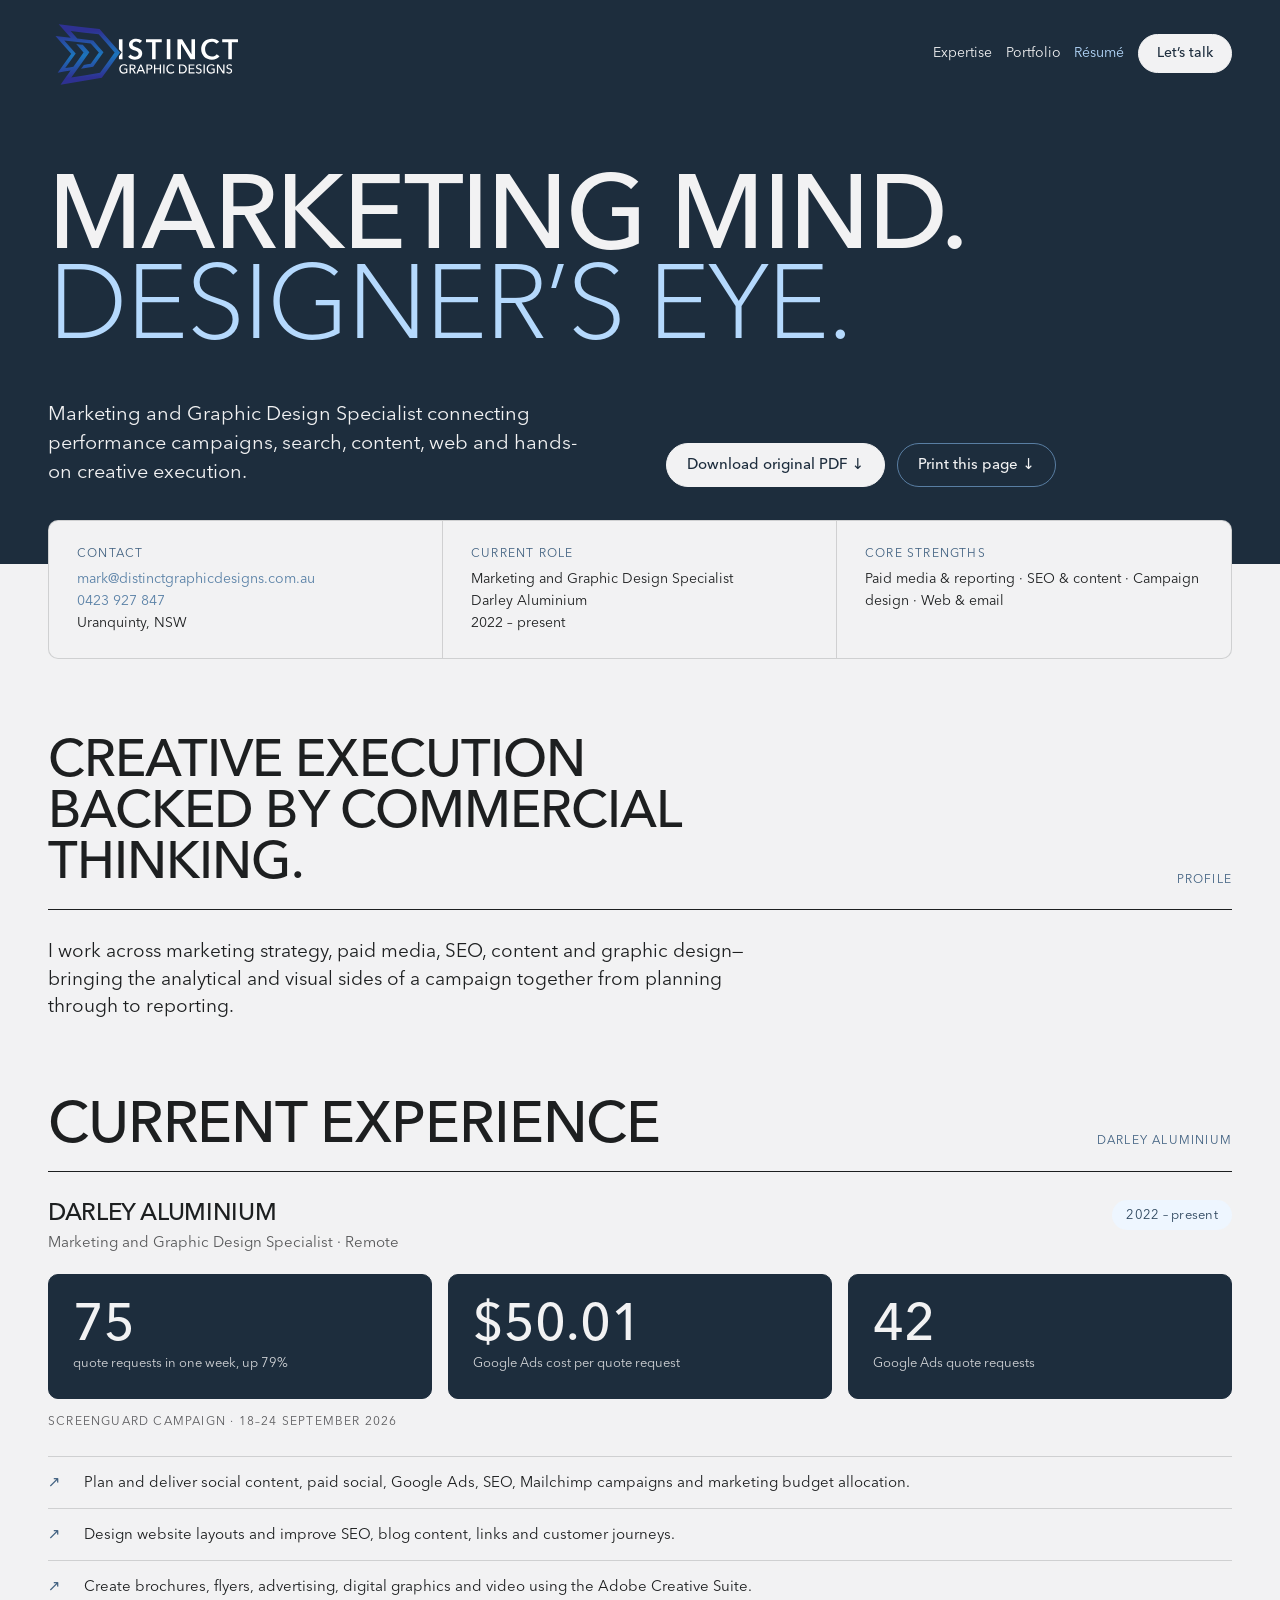
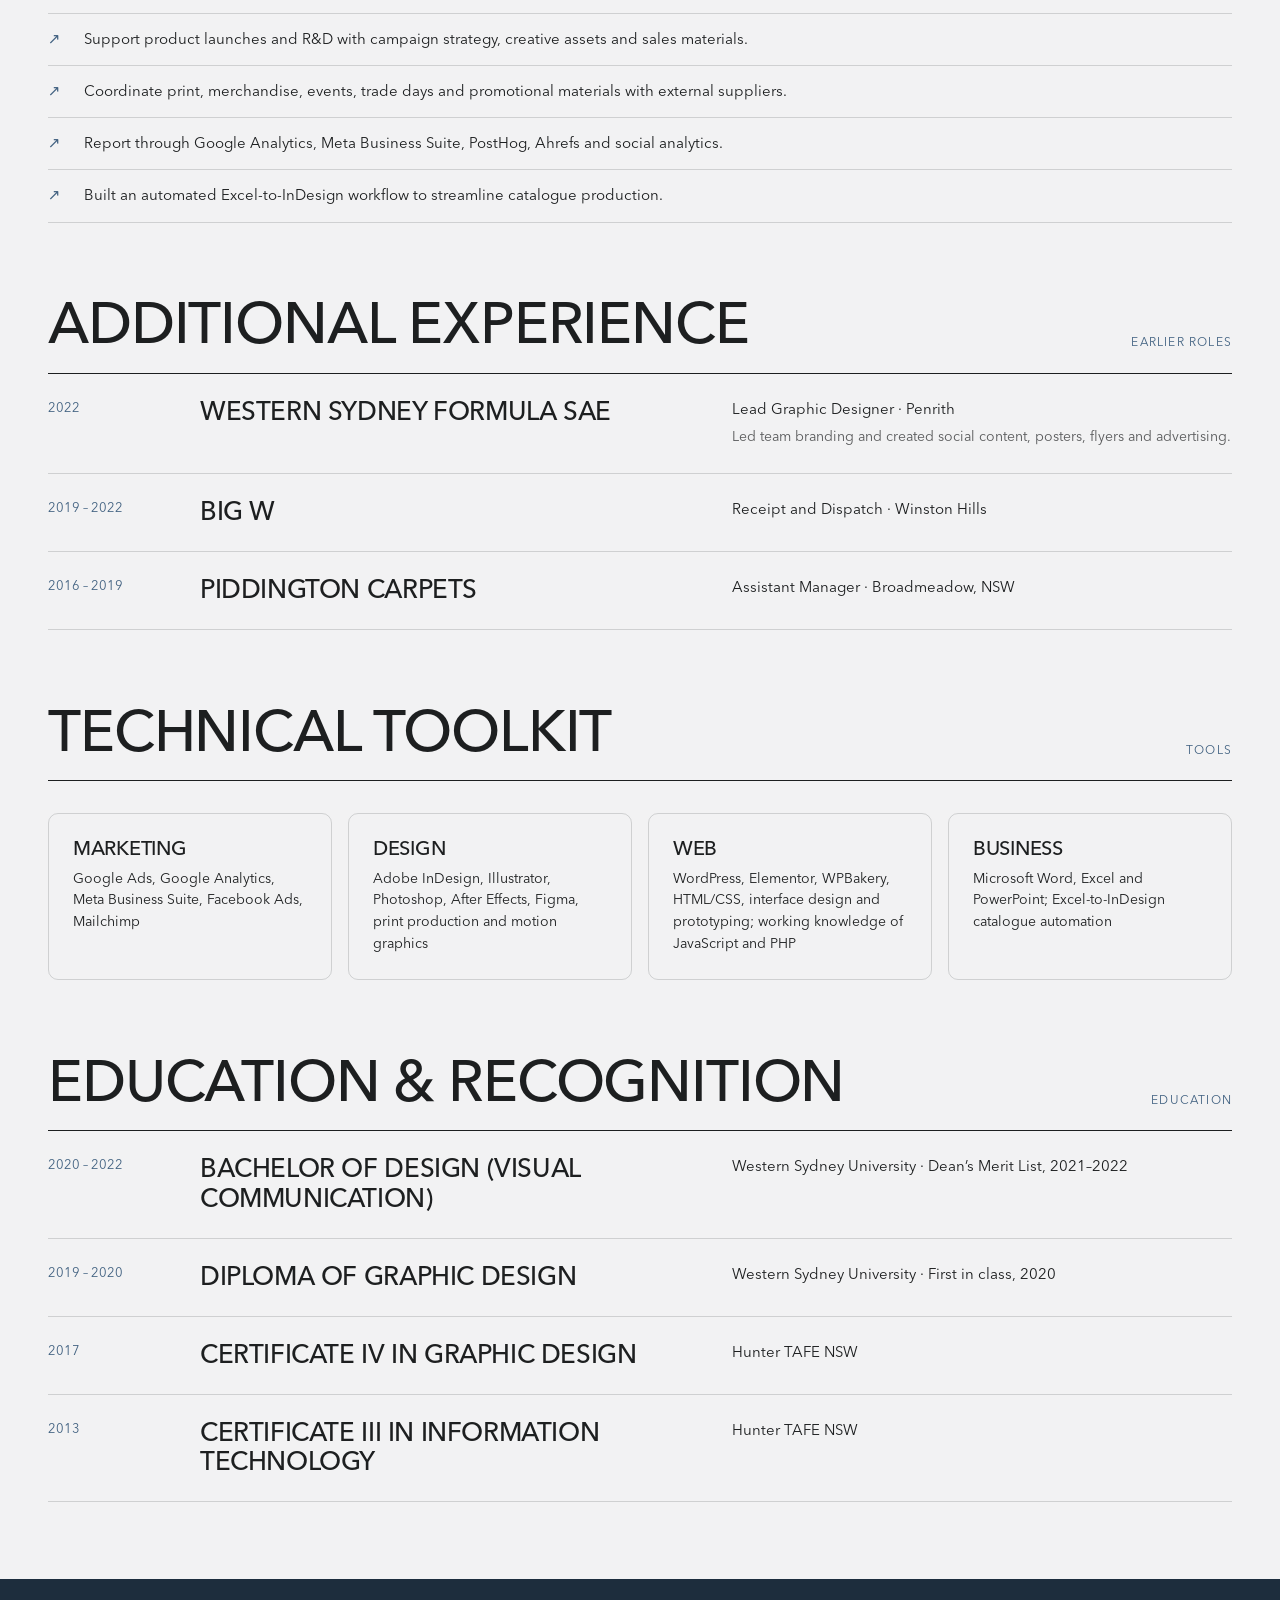
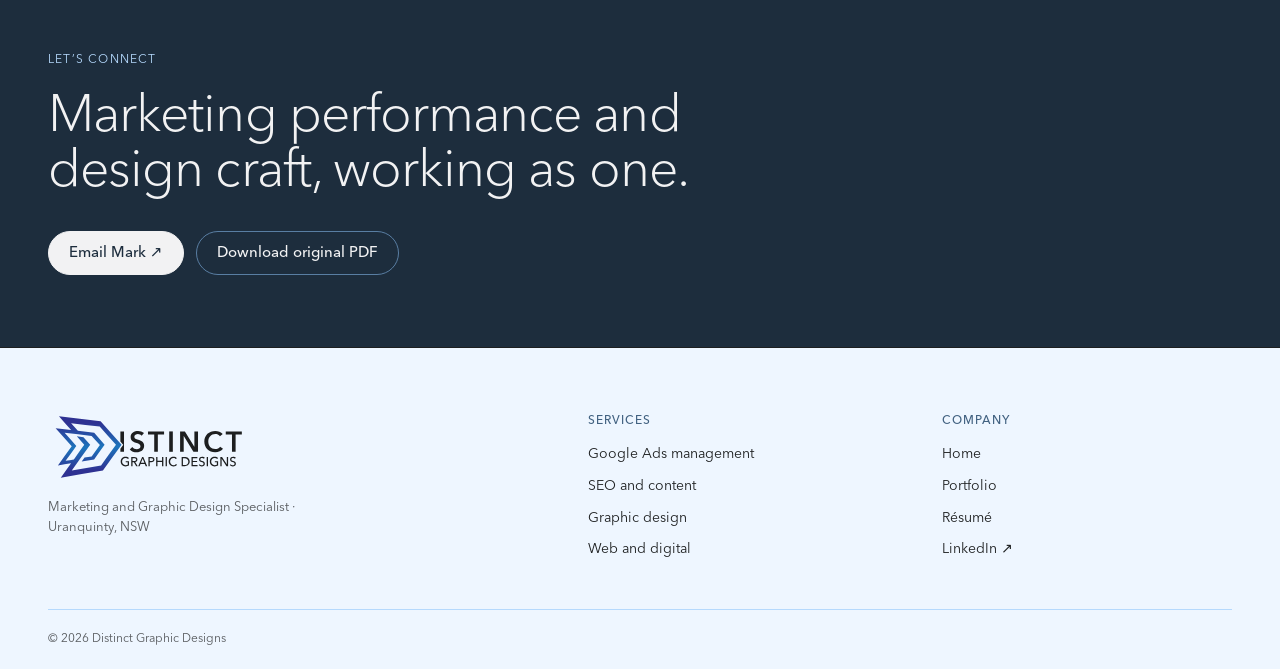
<file: resume.html>
<!DOCTYPE html>
<html lang="en">
<head>
<meta charset="utf-8">
<meta name="viewport" content="width=device-width, initial-scale=1">
<title>Résumé — Distinct Graphic Designs</title>
<meta name="description" content="Résumé of Mark, Marketing and Graphic Design Specialist at Darley Aluminium: performance campaigns, search, content, web and hands-on creative execution.">
<link rel="canonical" href="https://distinctgraphicdesigns.com.au/resume.html">
<meta property="og:type" content="website">
<meta property="og:site_name" content="Distinct Graphic Designs">
<meta property="og:locale" content="en_AU">
<meta property="og:title" content="Résumé — Distinct Graphic Designs">
<meta property="og:description" content="Résumé of Mark, Marketing and Graphic Design Specialist at Darley Aluminium: performance campaigns, search, content, web and hands-on creative execution.">
<meta property="og:url" content="https://distinctgraphicdesigns.com.au/resume.html">
<meta property="og:image" content="https://distinctgraphicdesigns.com.au/assets/og-image.jpg">
<meta name="twitter:card" content="summary_large_image">
<meta name="twitter:title" content="Résumé — Distinct Graphic Designs">
<meta name="twitter:description" content="Résumé of Mark, Marketing and Graphic Design Specialist at Darley Aluminium: performance campaigns, search, content, web and hands-on creative execution.">
<meta name="twitter:image" content="https://distinctgraphicdesigns.com.au/assets/og-image.jpg">
<meta name="theme-color" content="#1d2d3d">
<link rel="preload" href="/assets/fonts/AvenirNextWorld-Regular.woff2" as="font" type="font/woff2" crossorigin>
<link rel="preload" href="/assets/fonts/AvenirNextWorld-Medium.woff2" as="font" type="font/woff2" crossorigin>
<link rel="icon" href="/favicon.ico" sizes="48x48">
<link rel="icon" href="/assets/favicon.svg" type="image/svg+xml">
<link rel="icon" href="/favicon-192.png" type="image/png" sizes="192x192">
<link rel="apple-touch-icon" href="/apple-touch-icon.png">
<link rel="stylesheet" href="assets/css/industry.css">
<style>
@font-face { font-family: "Avenir Next World"; src: url("assets/fonts/AvenirNextWorld-Light.ttf") format("truetype"); font-weight: 300; font-style: normal; font-display: swap; }
@font-face { font-family: "Avenir Next World"; src: url("assets/fonts/AvenirNextWorld-LightItalic.ttf") format("truetype"); font-weight: 300; font-style: italic; font-display: swap; }
@font-face { font-family: "Avenir Next World"; src: url("assets/fonts/AvenirNextWorld-Regular.woff2") format("woff2"), url("assets/fonts/AvenirNextWorld-Regular.ttf") format("truetype"); font-weight: 400; font-style: normal; font-display: swap; }
@font-face { font-family: "Avenir Next World"; src: url("assets/fonts/AvenirNextWorld-Italic.ttf") format("truetype"); font-weight: 400; font-style: italic; font-display: swap; }
@font-face { font-family: "Avenir Next World"; src: url("assets/fonts/AvenirNextWorld-Medium.woff2") format("woff2"), url("assets/fonts/AvenirNextWorld-Medium.ttf") format("truetype"); font-weight: 500 700; font-style: normal; font-display: swap; }
@font-face { font-family: "Avenir Next World"; src: url("assets/fonts/AvenirNextWorld-MediumItalic.ttf") format("truetype"); font-weight: 500 700; font-style: italic; font-display: swap; }
:root { --font-heading: "Avenir Next World", system-ui, sans-serif; --font-body: "Avenir Next World", system-ui, sans-serif; --font-heading-weight: 500; }
/* Side gutter: 20-48px on normal screens; on wide screens it grows so content stays centred at --content-max while backgrounds run full-bleed. */
:root { --content-max: 1280px; --gutter: max(clamp(20px,4vw,48px), calc((100% - var(--content-max)) / 2)); }
body { margin: 0; }
a:hover { color: var(--color-accent-700); }
.btn { border-radius: 999px; white-space: nowrap; }
.blueprint, .card, .input, .dialog, .seg { border-radius: 10px; }
.tag { border-radius: 999px; }
figure.duotone, figure.duotone img { border-radius: 10px; overflow: hidden; }
@media print { .no-print { display: none !important; } }
/* Nav: links sit in .nav-links; on small screens (with JS) they collapse behind the .nav-toggle hamburger. */
.nav-links { display: flex; align-items: center; gap: var(--space-4); }
.nav-toggle { display: none; flex-direction: column; justify-content: center; align-items: center; gap: 5px; width: 44px; height: 44px; padding: 0; background: transparent; color: var(--color-bg); border: 1px solid var(--color-accent-600); border-radius: 10px; cursor: pointer; }
.nav-toggle span { display: block; width: 20px; height: 2px; background: currentColor; transition: transform .2s, opacity .2s; }
.nav-toggle[aria-expanded="true"] span:nth-child(1) { transform: translateY(7px) rotate(45deg); }
.nav-toggle[aria-expanded="true"] span:nth-child(2) { opacity: 0; }
.nav-toggle[aria-expanded="true"] span:nth-child(3) { transform: translateY(-7px) rotate(-45deg); }
@media (max-width: 720px) {
  .js .nav-toggle { display: inline-flex; }
  .js .nav-links { display: none; flex-basis: 100%; flex-direction: column; align-items: stretch; gap: 0; margin-top: 12px; }
  .js .nav-links.is-open { display: flex; }
  .nav-links a:not(.btn) { padding: 14px 0; border-top: 1px solid var(--color-accent-600); }
  .nav-links .btn { margin-top: 12px; justify-content: center; text-align: center; }
  /* Multi-column list rows stack on phones; !important beats the inline grid-template-columns. */
  .split-row { grid-template-columns: minmax(0,1fr) !important; gap: 8px !important; }
}
</style>
<script>document.documentElement.className += " js";</script>
<!-- Google Tag Manager -->
<script>(function(w,d,s,l,i){w[l]=w[l]||[];w[l].push({'gtm.start':
new Date().getTime(),event:'gtm.js'});var f=d.getElementsByTagName(s)[0],
j=d.createElement(s),dl=l!='dataLayer'?'&l='+l:'';j.async=true;j.src=
'https://www.googletagmanager.com/gtm.js?id='+i+dl;f.parentNode.insertBefore(j,f);
})(window,document,'script','dataLayer','GTM-KLMJ655L');</script>
<!-- End Google Tag Manager -->
</head>
<body>
  <!-- Google Tag Manager (noscript) -->
<noscript><iframe src="https://www.googletagmanager.com/ns.html?id=GTM-KLMJ655L"
height="0" width="0" style="display:none;visibility:hidden"></iframe></noscript>
<!-- End Google Tag Manager (noscript) -->
<a class="skip-link" href="#main">Skip to content</a>
<div style="background:var(--color-bg);color:var(--color-text);font-family:var(--font-body)">
<main id="main" tabindex="-1">

  <div style="background:var(--color-accent-900);color:var(--color-bg);padding:0 0 clamp(48px,6vw,80px)">
    <header role="banner" class="nav no-print" style="padding:20px var(--gutter);flex-wrap:wrap">
      <a href="/" class="nav-brand" style="margin-right:auto;display:flex;align-items:center"><img src="assets/logo-v2-rev.svg" alt="Distinct Graphic Designs" style="width:clamp(150px,18vw,196px)"></a>
      <button class="nav-toggle" type="button" aria-expanded="false" aria-controls="nav-links" aria-label="Menu"><span></span><span></span><span></span></button>
      <nav class="nav-links" id="nav-links" aria-label="Main">
        <a href="/#services" style="color:var(--color-bg)">Expertise</a>
        <a href="/portfolio/" style="color:var(--color-bg)">Portfolio</a>
        <a href="/resume.html" aria-current="page" style="color:var(--color-accent-300)">Résumé</a>
        <a class="btn" href="/#enquire" style="background:var(--color-bg);color:var(--color-accent-900);border-color:var(--color-bg);padding:10px 18px">Let’s talk</a>
      </nav>
    </header>
    <div style="padding:clamp(36px,5vw,64px) var(--gutter) 0">

      <h1 style="margin:0;font-size:clamp(38px,8.2vw,108px);line-height:.86;letter-spacing:-.02em;text-transform:uppercase">Marketing mind.<br><span style="font-weight:300;color:var(--color-accent-300)">Designer’s eye.</span></h1>
      <div style="display:grid;grid-template-columns:repeat(auto-fit,minmax(min(100%,320px),1fr));gap:clamp(24px,4vw,64px);margin-top:clamp(28px,4vw,48px);align-items:end">
        <p style="margin:0;font-size:clamp(16px,1.6vw,20px);line-height:1.45;max-width:34rem">Marketing and Graphic Design Specialist connecting performance campaigns, search, content, web and hands-on creative execution.</p>
        <div class="no-print" style="display:flex;align-items:center;gap:12px;flex-wrap:wrap">
          <a class="btn" href="assets/mark-lee-resume-2026.pdf" download style="background:var(--color-bg);color:var(--color-accent-900);border-color:var(--color-bg);padding:12px 20px;font-size:15px">Download original PDF ↓</a>
          <button class="btn" id="print-btn" type="button" style="color:var(--color-bg);border-color:var(--color-accent-600);padding:12px 20px;font-size:15px;background:transparent;cursor:pointer">Print this page ↓</button>
        </div>
      </div>
    </div>
  </div>

  <div style="display:grid;grid-template-columns:repeat(auto-fit,minmax(min(100%,240px),1fr));gap:0;margin:0 var(--gutter);margin-top:clamp(-44px,-3.5vw,-28px);position:relative;z-index:1">
    <div class="blueprint" style="background:var(--color-bg);display:grid;grid-template-columns:repeat(auto-fit,minmax(min(100%,220px),1fr));width:100%">
      <div style="padding:24px clamp(18px,2.2vw,28px);border-right:1px solid var(--color-divider)"><p style="margin:0 0 6px;font-size:12px;letter-spacing:.1em;text-transform:uppercase;color:var(--color-accent-700)">Contact</p><a href="mailto:mark@distinctgraphicdesigns.com.au" style="display:block;font-size:14px;overflow-wrap:anywhere">mark@distinctgraphicdesigns.com.au</a><a href="tel:+61423927847" style="display:block;font-size:14px">0423 927 847</a><p style="margin:0;font-size:14px">Uranquinty, NSW</p></div>
      <div style="padding:24px clamp(18px,2.2vw,28px);border-right:1px solid var(--color-divider)"><p style="margin:0 0 6px;font-size:12px;letter-spacing:.1em;text-transform:uppercase;color:var(--color-accent-700)">Current role</p><p style="margin:0;font-size:14px">Marketing and Graphic Design Specialist</p><p style="margin:0;font-size:14px">Darley Aluminium</p><p style="margin:0;font-size:14px">2022 – present</p></div>
      <div style="padding:24px clamp(18px,2.2vw,28px)"><p style="margin:0 0 6px;font-size:12px;letter-spacing:.1em;text-transform:uppercase;color:var(--color-accent-700)">Core strengths</p><p style="margin:0;font-size:14px">Paid media &amp; reporting · SEO &amp; content · Campaign design · Web &amp; email</p></div>
    </div>
  </div>

  <div style="padding:clamp(48px,6vw,80px) var(--gutter) 0">
    <div style="display:flex;justify-content:space-between;align-items:flex-end;gap:clamp(24px,4vw,48px);flex-wrap:wrap;padding-bottom:20px;border-bottom:1px solid var(--color-text)">
      <h2 style="margin:0;max-width:22ch;font-size:clamp(30px,4.2vw,52px);line-height:.98;letter-spacing:-.018em;text-transform:uppercase">Creative execution backed by commercial thinking.</h2>
      <p style="margin:0;font-size:12px;letter-spacing:.1em;text-transform:uppercase;color:var(--color-accent-700)">Profile</p>
    </div>
    <p style="margin:28px 0 0;max-width:46rem;font-size:clamp(16px,1.6vw,19px);line-height:1.45">I work across marketing strategy, paid media, SEO, content and graphic design—bringing the analytical and visual sides of a campaign together from planning through to reporting.</p>
  </div>

  <div style="padding:clamp(48px,6vw,80px) var(--gutter) 0">
    <div style="display:flex;justify-content:space-between;align-items:flex-end;gap:clamp(24px,4vw,48px);flex-wrap:wrap;padding-bottom:20px;border-bottom:1px solid var(--color-text)">
      <h2 style="margin:0;font-size:clamp(32px,4.6vw,58px);line-height:.92;letter-spacing:-.02em;text-transform:uppercase">Current experience</h2>
      <p style="margin:0;font-size:12px;letter-spacing:.1em;text-transform:uppercase;color:var(--color-accent-700)">Darley Aluminium</p>
    </div>
    <div style="display:flex;justify-content:space-between;gap:24px;flex-wrap:wrap;padding:28px 0 20px">
      <div><h3 style="margin:0;font-size:24px;text-transform:uppercase">Darley Aluminium</h3><p style="margin:4px 0 0;font-size:15px" class="text-muted">Marketing and Graphic Design Specialist · Remote</p></div>
      <span class="tag tag-accent" style="height:max-content;font-size:13px;padding:5px 14px">2022 – present</span>
    </div>
    <div style="display:grid;grid-template-columns:repeat(auto-fit,minmax(min(100%,220px),1fr));gap:16px">
      <div class="blueprint" style="padding:24px;background:var(--color-accent-900);color:var(--color-bg);border-color:var(--color-accent-900)"><span style="font-family:var(--font-heading);font-weight:500;font-size:clamp(36px,4.4vw,52px);line-height:1;display:block">75</span><span style="font-size:13px;opacity:.85">quote requests in one week, up 79%</span></div>
      <div class="blueprint" style="padding:24px;background:var(--color-accent-900);color:var(--color-bg);border-color:var(--color-accent-900)"><span style="font-family:var(--font-heading);font-weight:500;font-size:clamp(36px,4.4vw,52px);line-height:1;display:block">$50.01</span><span style="font-size:13px;opacity:.85">Google Ads cost per quote request</span></div>
      <div class="blueprint" style="padding:24px;background:var(--color-accent-900);color:var(--color-bg);border-color:var(--color-accent-900)"><span style="font-family:var(--font-heading);font-weight:500;font-size:clamp(36px,4.4vw,52px);line-height:1;display:block">42</span><span style="font-size:13px;opacity:.85">Google Ads quote requests</span></div>
    </div>
    <p style="margin:14px 0 24px;font-size:12px;letter-spacing:.1em;text-transform:uppercase;color:var(--color-neutral-700)">ScreenGuard campaign · 18–24 September 2026</p>
    <ul style="display:grid;gap:0;margin:0;padding:0;list-style:none">
      <li style="display:grid;grid-template-columns:24px 1fr;gap:12px;padding:14px 0;border-top:1px solid var(--color-divider);font-size:15px"><span style="color:var(--color-accent-700)" aria-hidden="true">↗</span>Plan and deliver social content, paid social, Google Ads, SEO, Mailchimp campaigns and marketing budget allocation.</li>
      <li style="display:grid;grid-template-columns:24px 1fr;gap:12px;padding:14px 0;border-top:1px solid var(--color-divider);font-size:15px"><span style="color:var(--color-accent-700)" aria-hidden="true">↗</span>Design website layouts and improve SEO, blog content, links and customer journeys.</li>
      <li style="display:grid;grid-template-columns:24px 1fr;gap:12px;padding:14px 0;border-top:1px solid var(--color-divider);font-size:15px"><span style="color:var(--color-accent-700)" aria-hidden="true">↗</span>Create brochures, flyers, advertising, digital graphics and video using the Adobe Creative Suite.</li>
      <li style="display:grid;grid-template-columns:24px 1fr;gap:12px;padding:14px 0;border-top:1px solid var(--color-divider);font-size:15px"><span style="color:var(--color-accent-700)" aria-hidden="true">↗</span>Support product launches and R&amp;D with campaign strategy, creative assets and sales materials.</li>
      <li style="display:grid;grid-template-columns:24px 1fr;gap:12px;padding:14px 0;border-top:1px solid var(--color-divider);font-size:15px"><span style="color:var(--color-accent-700)" aria-hidden="true">↗</span>Coordinate print, merchandise, events, trade days and promotional materials with external suppliers.</li>
      <li style="display:grid;grid-template-columns:24px 1fr;gap:12px;padding:14px 0;border-top:1px solid var(--color-divider);font-size:15px"><span style="color:var(--color-accent-700)" aria-hidden="true">↗</span>Report through Google Analytics, Meta Business Suite, PostHog, Ahrefs and social analytics.</li>
      <li style="display:grid;grid-template-columns:24px 1fr;gap:12px;padding:14px 0;border-top:1px solid var(--color-divider);border-bottom:1px solid var(--color-divider);font-size:15px"><span style="color:var(--color-accent-700)" aria-hidden="true">↗</span>Built an automated Excel-to-InDesign workflow to streamline catalogue production.</li>
    </ul>
  </div>

  <div style="padding:clamp(48px,6vw,80px) var(--gutter) 0">
    <div style="display:flex;justify-content:space-between;align-items:flex-end;gap:clamp(24px,4vw,48px);flex-wrap:wrap;padding-bottom:20px;border-bottom:1px solid var(--color-text)">
      <h2 style="margin:0;font-size:clamp(32px,4.6vw,58px);line-height:.92;letter-spacing:-.02em;text-transform:uppercase">Additional experience</h2>
      <p style="margin:0;font-size:12px;letter-spacing:.1em;text-transform:uppercase;color:var(--color-accent-700)">Earlier roles</p>
    </div>
    <div class="split-row" style="display:grid;grid-template-columns:minmax(0,120px) minmax(0,1fr) minmax(0,1fr);gap:clamp(16px,2.5vw,32px);padding:24px 0;border-bottom:1px solid var(--color-divider);align-items:start">
      <span style="font-size:13px;color:var(--color-accent-700)">2022</span>
      <h3 style="margin:0;font-size:clamp(20px,2.2vw,26px);text-transform:uppercase">Western Sydney Formula SAE</h3>
      <div><p style="margin:0;font-size:15px">Lead Graphic Designer · Penrith</p><p class="text-muted" style="margin:6px 0 0;font-size:14px">Led team branding and created social content, posters, flyers and advertising.</p></div>
    </div>
    <div class="split-row" style="display:grid;grid-template-columns:minmax(0,120px) minmax(0,1fr) minmax(0,1fr);gap:clamp(16px,2.5vw,32px);padding:24px 0;border-bottom:1px solid var(--color-divider);align-items:start">
      <span style="font-size:13px;color:var(--color-accent-700)">2019 – 2022</span>
      <h3 style="margin:0;font-size:clamp(20px,2.2vw,26px);text-transform:uppercase">Big W</h3>
      <div><p style="margin:0;font-size:15px">Receipt and Dispatch · Winston Hills</p></div>
    </div>
    <div class="split-row" style="display:grid;grid-template-columns:minmax(0,120px) minmax(0,1fr) minmax(0,1fr);gap:clamp(16px,2.5vw,32px);padding:24px 0;border-bottom:1px solid var(--color-divider);align-items:start">
      <span style="font-size:13px;color:var(--color-accent-700)">2016 – 2019</span>
      <h3 style="margin:0;font-size:clamp(20px,2.2vw,26px);text-transform:uppercase">Piddington Carpets</h3>
      <div><p style="margin:0;font-size:15px">Assistant Manager · Broadmeadow, NSW</p></div>
    </div>
  </div>

  <div style="padding:clamp(48px,6vw,80px) var(--gutter) 0">
    <div style="display:flex;justify-content:space-between;align-items:flex-end;gap:clamp(24px,4vw,48px);flex-wrap:wrap;padding-bottom:20px;border-bottom:1px solid var(--color-text)">
      <h2 style="margin:0;font-size:clamp(32px,4.6vw,58px);line-height:.92;letter-spacing:-.02em;text-transform:uppercase">Technical toolkit</h2>
      <p style="margin:0;font-size:12px;letter-spacing:.1em;text-transform:uppercase;color:var(--color-accent-700)">Tools</p>
    </div>
    <div style="display:grid;grid-template-columns:repeat(auto-fit,minmax(min(100%,240px),1fr));gap:16px;margin-top:32px">
      <div class="blueprint" style="padding:24px"><h3 style="margin:0 0 8px;font-size:20px;text-transform:uppercase">Marketing</h3><p style="margin:0;font-size:14px">Google Ads, Google Analytics, Meta Business Suite, Facebook Ads, Mailchimp</p></div>
      <div class="blueprint" style="padding:24px"><h3 style="margin:0 0 8px;font-size:20px;text-transform:uppercase">Design</h3><p style="margin:0;font-size:14px">Adobe InDesign, Illustrator, Photoshop, After Effects, Figma, print production and motion graphics</p></div>
      <div class="blueprint" style="padding:24px"><h3 style="margin:0 0 8px;font-size:20px;text-transform:uppercase">Web</h3><p style="margin:0;font-size:14px">WordPress, Elementor, WPBakery, HTML/CSS, interface design and prototyping; working knowledge of JavaScript and PHP</p></div>
      <div class="blueprint" style="padding:24px"><h3 style="margin:0 0 8px;font-size:20px;text-transform:uppercase">Business</h3><p style="margin:0;font-size:14px">Microsoft Word, Excel and PowerPoint; Excel-to-InDesign catalogue automation</p></div>
    </div>
  </div>

  <div style="padding:clamp(48px,6vw,80px) var(--gutter) 0">
    <div style="display:flex;justify-content:space-between;align-items:flex-end;gap:clamp(24px,4vw,48px);flex-wrap:wrap;padding-bottom:20px;border-bottom:1px solid var(--color-text)">
      <h2 style="margin:0;font-size:clamp(32px,4.6vw,58px);line-height:.92;letter-spacing:-.02em;text-transform:uppercase">Education &amp; recognition</h2>
      <p style="margin:0;font-size:12px;letter-spacing:.1em;text-transform:uppercase;color:var(--color-accent-700)">Education</p>
    </div>
    <div class="split-row" style="display:grid;grid-template-columns:minmax(0,120px) minmax(0,1fr) minmax(0,1fr);gap:clamp(16px,2.5vw,32px);padding:24px 0;border-bottom:1px solid var(--color-divider);align-items:start">
      <span style="font-size:13px;color:var(--color-accent-700)">2020 – 2022</span>
      <h3 style="margin:0;font-size:clamp(20px,2.2vw,26px);text-transform:uppercase">Bachelor of Design (Visual Communication)</h3>
      <p style="margin:0;font-size:15px">Western Sydney University · Dean’s Merit List, 2021–2022</p>
    </div>
    <div class="split-row" style="display:grid;grid-template-columns:minmax(0,120px) minmax(0,1fr) minmax(0,1fr);gap:clamp(16px,2.5vw,32px);padding:24px 0;border-bottom:1px solid var(--color-divider);align-items:start">
      <span style="font-size:13px;color:var(--color-accent-700)">2019 – 2020</span>
      <h3 style="margin:0;font-size:clamp(20px,2.2vw,26px);text-transform:uppercase">Diploma of Graphic Design</h3>
      <p style="margin:0;font-size:15px">Western Sydney University · First in class, 2020</p>
    </div>
    <div class="split-row" style="display:grid;grid-template-columns:minmax(0,120px) minmax(0,1fr) minmax(0,1fr);gap:clamp(16px,2.5vw,32px);padding:24px 0;border-bottom:1px solid var(--color-divider);align-items:start">
      <span style="font-size:13px;color:var(--color-accent-700)">2017</span>
      <h3 style="margin:0;font-size:clamp(20px,2.2vw,26px);text-transform:uppercase">Certificate IV in Graphic Design</h3>
      <p style="margin:0;font-size:15px">Hunter TAFE NSW</p>
    </div>
    <div class="split-row" style="display:grid;grid-template-columns:minmax(0,120px) minmax(0,1fr) minmax(0,1fr);gap:clamp(16px,2.5vw,32px);padding:24px 0;border-bottom:1px solid var(--color-divider);align-items:start">
      <span style="font-size:13px;color:var(--color-accent-700)">2013</span>
      <h3 style="margin:0;font-size:clamp(20px,2.2vw,26px);text-transform:uppercase">Certificate III in Information Technology</h3>
      <p style="margin:0;font-size:15px">Hunter TAFE NSW</p>
    </div>
  </div>

  <div style="margin:clamp(48px,6vw,80px) 0 0;padding:clamp(48px,6vw,72px) var(--gutter);background:var(--color-accent-900);color:var(--color-bg)">
    <p style="margin:0 0 20px;font-size:12px;letter-spacing:.1em;text-transform:uppercase;color:var(--color-accent-300)">Let’s connect</p>
    <p style="margin:0 0 32px;max-width:24ch;font-family:var(--font-heading);font-weight:300;font-size:clamp(30px,4.2vw,52px);line-height:1.05;letter-spacing:-.018em">Marketing performance and design craft, working as one.</p>
    <div class="no-print" style="display:flex;align-items:center;gap:12px;flex-wrap:wrap">
      <a class="btn" href="mailto:mark@distinctgraphicdesigns.com.au" style="background:var(--color-bg);color:var(--color-accent-900);border-color:var(--color-bg);padding:12px 20px;font-size:15px">Email Mark ↗</a>
      <a class="btn" href="assets/mark-lee-resume-2026.pdf" download style="color:var(--color-bg);border-color:var(--color-accent-600);padding:12px 20px;font-size:15px">Download original PDF</a>
    </div>
  </div>

</main>

  <footer style="background:var(--color-accent-100);border-top:1px solid var(--color-text);padding:clamp(40px,5vw,64px) var(--gutter) 0">
    <div style="display:flex;flex-wrap:wrap;gap:clamp(32px,5vw,64px)">
      <div style="flex:1.6 1 260px">
        <a href="/"><img src="assets/logo-v2.svg" alt="Distinct Graphic Designs" style="width:200px"></a>
        <p class="text-muted" style="margin:16px 0 0;font-size:13px;max-width:34ch">Marketing and Graphic Design Specialist · Uranquinty, NSW</p>
      </div>
      <nav aria-label="Footer" style="flex:2.4 1 320px;display:flex;flex-wrap:wrap;gap:32px clamp(32px,5vw,64px)">
        <div style="flex:1 1 140px"><p style="margin:0 0 14px;font-size:12px;font-weight:600;letter-spacing:.08em;text-transform:uppercase;color:var(--color-accent-700)">Services</p><ul style="list-style:none;margin:0;padding:0;display:grid;gap:10px;font-size:14px"><li><a href="/google-ads-management/" style="color:var(--color-text)">Google Ads management</a></li><li><a href="/seo-and-content/" style="color:var(--color-text)">SEO and content</a></li><li><a href="/graphic-design/" style="color:var(--color-text)">Graphic design</a></li><li><a href="/web-and-digital/" style="color:var(--color-text)">Web and digital</a></li></ul></div>
        <div style="flex:1 1 140px"><p style="margin:0 0 14px;font-size:12px;font-weight:600;letter-spacing:.08em;text-transform:uppercase;color:var(--color-accent-700)">Company</p><ul style="list-style:none;margin:0;padding:0;display:grid;gap:10px;font-size:14px"><li><a href="/" style="color:var(--color-text)">Home</a></li><li><a href="/portfolio/" style="color:var(--color-text)">Portfolio</a></li><li><a href="/resume.html" aria-current="page" style="color:var(--color-text)">Résumé</a></li><li><a href="https://www.linkedin.com/in/mtlee91/" target="_blank" rel="noopener me" aria-label="LinkedIn (opens in a new tab)" style="color:var(--color-text)">LinkedIn ↗</a></li></ul></div>
      </nav>
    </div>
    <div style="margin-top:clamp(32px,4vw,48px);padding:20px 0;border-top:1px solid var(--color-accent-300)">
      <p class="text-muted" style="margin:0;font-size:12px">© 2026 Distinct Graphic Designs</p>
    </div>
  </footer>
</div>

<script>
(function () {
  var toggle = document.querySelector(".nav-toggle"), menu = document.getElementById("nav-links");
  function setOpen(open) { toggle.setAttribute("aria-expanded", open); menu.classList.toggle("is-open", open); }
  toggle.addEventListener("click", function () { setOpen(toggle.getAttribute("aria-expanded") !== "true"); });
  menu.addEventListener("click", function (e) { if (e.target.closest("a")) setOpen(false); });
  document.addEventListener("keydown", function (e) { if (e.key === "Escape") setOpen(false); });
})();

document.getElementById("print-btn").addEventListener("click", function () { window.print(); });
</script>
<script>
/* Anonymous résumé analytics (PostHog, US cloud). Records the pageview, resume_download and resume_print. Nobody is identified and
   autocapture and session replay are off. Every failure is swallowed, so tracking can never break the page or the PDF download.
   Visit /resume.html#notrack once on a device to keep your own visits out of the data; #track switches it back on. */
(function () {
  var PH_KEY = "phc_B4DjK5WmNTiAjv6Q9utUf8H6teNzaJ7cdbLruM3CJLNk", PH_HOST = "https://us.i.posthog.com", off = false;
  try {
    if (location.hash === "#notrack") localStorage.setItem("ph_notrack", "1");
    if (location.hash === "#track") localStorage.removeItem("ph_notrack");
    off = localStorage.getItem("ph_notrack") === "1";
  } catch (e) {}
  if (off) return;

  try {
    // PostHog's standard async loader: queues calls in a stub until array.js has loaded from PostHog's CDN.
    !function (d, w) {
      var p = w.posthog = w.posthog || [];
      if (p.__SV || p.__loaded) return;
      p._i = [];
      p.init = function (token, config, name) {
        var s = d.createElement("script"), first = d.getElementsByTagName("script")[0], t = p;
        s.type = "text/javascript"; s.crossOrigin = "anonymous"; s.async = true;
        s.src = config.api_host.replace(".i.posthog.com", "-assets.i.posthog.com") + "/static/array.js";
        first.parentNode.insertBefore(s, first);
        if (name !== undefined) { t = p[name] = []; } else { name = "posthog"; }
        t.people = t.people || [];
        t.toString = function (x) { return "posthog" + (name !== "posthog" ? "." + name : "") + (x ? "" : " (stub)"); };
        t.people.toString = function () { return t.toString(1) + ".people (stub)"; };
        ("capture identify setPersonProperties register register_once unregister reset set_config " +
         "opt_out_capturing opt_in_capturing has_opted_out_capturing debug get_distinct_id people.set people.set_once")
          .split(" ").forEach(function (m) {
            var o = t, parts = m.split(".");
            if (parts.length === 2) { o = t[parts[0]]; m = parts[1]; }
            o[m] = function () { o.push([m].concat(Array.prototype.slice.call(arguments, 0))); };
          });
        p._i.push([token, config, name]);
      };
      p.__SV = 1;
    }(document, window);
    window.posthog.init(PH_KEY, {
      api_host: PH_HOST,
      ui_host: "https://us.posthog.com",
      person_profiles: "identified_only", // nobody is ever identified, so no person profiles are created
      autocapture: false,                 // only the pageview and the explicit events below are recorded
      disable_session_recording: true,
      respect_dnt: true
    });
  } catch (e) {}

  function track(event, props) {
    try { window.posthog.capture(event, props); } catch (e) {}
    try { (window.dataLayer = window.dataLayer || []).push({ event: event }); } catch (e) {} // lets GTM/GA4 pick it up too
  }
  document.addEventListener("click", function (e) {
    var a = e.target.closest && e.target.closest('a[href$=".pdf"]');
    if (a) track("resume_download", { file: a.getAttribute("href").split("/").pop(), link_text: a.textContent.trim() });
  });
  var printBtn = document.getElementById("print-btn");
  if (printBtn) printBtn.addEventListener("click", function () { track("resume_print", {}); });
})();
</script>
<script src="/assets/js/site-chrome.js" defer></script>
</body>
</html>
</file>
<file: assets/css/industry.css>
/* Industry — design-system tokens and component classes.
   Copied from the Claude Design project (_ds/industry-…/styles.css). The Google Fonts
   @import for Barlow was removed: the page sets --font-heading / --font-body to the
   self-hosted Avenir Next World in index.html, so Barlow is never rendered. */

:root {
  --color-bg: #f2f2f3;
  --color-surface: #e9e9ea;
  --color-text: #1d1f20;
  --color-accent: #5980a6;
  --color-accent-2: #728fab;
  --color-divider: color-mix(in srgb, #1d1f20 16%, transparent);

  /* Tonal ramps — generated in OKLCH on one shared lightness scale, so the
     same step of any role matches the others in visual value. */
  --color-neutral-100: #f5f5f8;
  --color-neutral-200: #e7e7ea;
  --color-neutral-300: #d4d4d7;
  --color-neutral-400: #b7b7ba;
  --color-neutral-500: #98989b;
  --color-neutral-600: #7a7a7d;
  --color-neutral-700: #5d5d60;
  --color-neutral-800: #424244;
  --color-neutral-900: #2b2b2d;

  --color-accent-100: #eef6ff;
  --color-accent-200: #d6ebff;
  --color-accent-300: #b5d9fd;
  --color-accent-400: #94bce3;
  --color-accent-500: #749dc4;
  --color-accent-600: #597ea3;
  --color-accent-700: #416180;
  --color-accent-800: #2c455d;
  --color-accent-900: #1d2d3d;

  --color-accent-2-100: #eef6ff;
  --color-accent-2-200: #d6ebff;
  --color-accent-2-300: #bdd8f2;
  --color-accent-2-400: #9ebbd8;
  --color-accent-2-500: #7e9cb8;
  --color-accent-2-600: #627d98;
  --color-accent-2-700: #486077;
  --color-accent-2-800: #314457;
  --color-accent-2-900: #1f2d3a;

  --font-heading: "Barlow Condensed", system-ui, sans-serif;
  --font-heading-weight: 600;
  --font-body: "Barlow", system-ui, sans-serif;

  --space-1: 3.4px;
  --space-2: 6.8px;
  --space-3: 10.2px;
  --space-4: 13.6px;
  --space-6: 20.4px;
  --space-8: 27.2px;

  --radius-sm: 2px;
  --radius-md: 4px;
  --radius-lg: 7px;

  /* Elevation — derived from the ground: soft ink-tinted shadows on a
     light theme, a hairline edge + ambient darkness on a dark one. */
  --shadow-sm: 0 1px 2px color-mix(in srgb, #2b2b2d 14%, transparent);
  --shadow-md: 0 3px 10px color-mix(in srgb, #2b2b2d 16%, transparent);
  --shadow-lg: 0 12px 32px color-mix(in srgb, #2b2b2d 22%, transparent);
}

body {
  background: var(--color-bg);
  color: var(--color-text);
  font-family: var(--font-body);
}
h1, h2, h3, h4 { font-family: var(--font-heading); font-weight: var(--font-heading-weight); }

.blueprint {
  position: relative;
  border: 1px solid var(--color-divider);
  border-radius: 0;
}
/* The overlay image treatments (halftone, duotone) clip their overlay
   (overflow:hidden); a blueprint wrapper draws its registration marks
   outside the box, so when both classes share a wrapper the frame must
   win. */
.blueprint.halftone, .blueprint.plate, .blueprint.duotone { overflow: visible; }
.blueprint > .corner {
  position: absolute; width: 11px; height: 11px;
  color: color-mix(in srgb, var(--color-text) 72%, transparent);
}
.blueprint > .corner::before, .blueprint > .corner::after {
  content: ""; position: absolute; background: currentColor;
}
.blueprint > .corner::before { left: 5px; top: 0; width: 1px; height: 100%; }
.blueprint > .corner::after  { top: 5px; left: 0; width: 100%; height: 1px; }
.blueprint > .corner.tl { top: -6px; left: -6px; }
.blueprint > .corner.tr { top: -6px; right: -6px; }
.blueprint > .corner.bl { bottom: -6px; left: -6px; }
.blueprint > .corner.br { bottom: -6px; right: -6px; }

.duotone{position:relative;overflow:hidden}
.duotone::after{content:"";position:absolute;inset:0;pointer-events:none;
  background:var(--color-accent);mix-blend-mode:color}

/* ══════════════════════════════════════════════════════════════════════════
   Components — built with the tokens above. Plain CSS on plain HTML: no
   JavaScript, no build step.
   ══════════════════════════════════════════════════════════════════════ */

*, *::before, *::after { box-sizing: border-box; }
body { margin: 0; font-size: 15px; line-height: 1.55; font-weight: 400; }
h1, h2, h3, h4, h5, h6 {
  font-family: var(--font-heading); font-weight: var(--font-heading-weight);
  line-height: 1.12; letter-spacing: -0.015em; margin: 0 0 var(--space-2);
}
h1 { font-size: 42px; }
h2 { font-size: 32px; }
h3 { font-size: 25px; }
h4 { font-size: 20px; }
h5 { font-size: 16px; }
h6 { font-size: 13px; }
h6 { letter-spacing: 0.08em; text-transform: uppercase; }
p { margin: 0 0 var(--space-3); }
a { color: var(--color-accent); text-decoration: none; }
img { display: block; max-width: 100%; }
figure { margin: 0; }
figcaption {
  font-size: 12px; margin-top: var(--space-1);
  color: color-mix(in srgb, var(--color-text) 72%, transparent);
}
.text-muted { color: color-mix(in srgb, var(--color-text) 72%, transparent); }
:focus { outline: none; }
:focus-visible { outline: 2px solid var(--color-accent); outline-offset: 2px; }
::selection { background: color-mix(in srgb, var(--color-accent) 30%, transparent); }

/* — rules — */
.hr {
  height: 1px; border: 0; margin: var(--space-4) 0;
  background: var(--color-divider);
}

/* — buttons — */
.btn {
  display: inline-flex; align-items: center; justify-content: center; gap: 6px;
  cursor: pointer; text-decoration: none;
  font-family: var(--font-heading); font-weight: var(--font-heading-weight);
  font-size: 14px; line-height: 1.2; color: var(--color-text);
  background: transparent; border: 1px solid transparent;
  padding: var(--space-2) calc(var(--space-3) * 1.2);
  border-radius: var(--radius-md);
}
.btn svg { display: block; }
.btn:disabled { opacity: 0.45; cursor: not-allowed; }
.btn-primary { background: var(--color-accent); color: var(--color-bg); }
.btn-primary:hover { background: var(--color-accent-600); }
.btn-primary:active { background: var(--color-accent-700); }
.btn-secondary { border-color: var(--color-divider); }
.btn-secondary:hover { background: color-mix(in srgb, var(--color-text) 7%, transparent); }
.btn-secondary:active { background: color-mix(in srgb, var(--color-text) 14%, transparent); }
.btn-ghost { color: var(--color-accent); padding-inline: var(--space-1); }
.btn-ghost:hover { background: color-mix(in srgb, var(--color-accent) 10%, transparent); }
.btn-ghost:active { background: color-mix(in srgb, var(--color-accent) 18%, transparent); }
.btn-icon { width: 36px; height: 36px; padding: 0; }
.btn-block { width: 100%; margin-top: var(--space-2); }

/* — forms — */
.field > label {
  display: block; font-size: 12px; margin-bottom: 5px;
  color: color-mix(in srgb, var(--color-text) 70%, transparent);
}
.input {
  width: 100%; min-height: 36px; padding: 6px 10px; font: inherit;
  font-size: 16px; color: var(--color-text); caret-color: var(--color-accent);
  background: var(--color-surface);
  border: 1px solid var(--color-divider); border-radius: var(--radius-md);
}
.input:hover { border-color: color-mix(in srgb, var(--color-text) 45%, transparent); }
.input:focus-visible { border-color: var(--color-accent); outline-offset: 0; }
textarea.input { min-height: 90px; resize: vertical; }
.radio { display: inline-flex; align-items: center; gap: 8px; cursor: pointer; font-size: 14px; }
.radio input, .seg-opt input {
  position: absolute; opacity: 0; width: 0; height: 0; pointer-events: none;
}
.radio .dot {
  width: 16px; height: 16px; flex: none; border-radius: 50%;
  border: 1.5px solid var(--color-divider);
}
.radio:hover .dot { border-color: var(--color-accent); }
.radio input:checked + .dot {
  border-color: var(--color-accent); background: var(--color-accent);
  box-shadow: inset 0 0 0 4px var(--color-bg);
}
.radio input:focus-visible + .dot { outline: 2px solid var(--color-accent); outline-offset: 2px; }
.seg {
  display: inline-flex; overflow: hidden;
  border: 1px solid var(--color-divider); border-radius: var(--radius-md);
}
.seg-opt {
  display: inline-flex; align-items: center; gap: 6px;
  padding: 7px 12px; font-size: 13px; cursor: pointer;
}
.seg-opt + .seg-opt { border-left: 1px solid var(--color-divider); }
.seg-opt:has(input:checked) { background: var(--color-accent); color: var(--color-bg); }
.seg-opt:not(:has(input:checked)):hover { background: color-mix(in srgb, var(--color-text) 7%, transparent); }
.seg-opt:has(input:focus-visible) { outline: 2px solid var(--color-accent); outline-offset: -2px; }

/* — cards — */
.card {
  display: flex; flex-direction: column; gap: var(--space-2);
  padding: var(--space-3); border-radius: var(--radius-md); background: var(--color-surface);
}
.card-kicker { font-size: 10px; letter-spacing: 0.1em; text-transform: uppercase; color: var(--color-accent); }
.card-title {
  font-family: var(--font-heading); font-weight: var(--font-heading-weight);
  font-size: 17px; line-height: 1.2;
}
.card-body { margin: 0; font-size: 13px; opacity: 0.8; flex: 1; }
.card-meta {
  display: flex; align-items: center; gap: 6px; font-size: 11px;
  color: color-mix(in srgb, var(--color-text) 50%, transparent);
}
.elev-sm { box-shadow: var(--shadow-sm); }
.elev-md { box-shadow: var(--shadow-md); }
.elev-lg { box-shadow: var(--shadow-lg); }

/* — tags — */
.tag {
  display: inline-flex; align-items: center; font-size: 11px;
  letter-spacing: 0.02em; padding: 3px 10px;
  border-radius: calc(var(--radius-md) * 0.75);
}
.tag-accent { background: var(--color-accent-100); color: var(--color-accent-800); }
.tag-accent-2 { background: var(--color-accent-2-100); color: var(--color-accent-2-800); }
.tag-neutral { background: var(--color-neutral-100); color: var(--color-neutral-800); }
.tag-outline { border: 1px solid var(--color-accent); color: var(--color-accent); }

/* — navigation — */
.nav {
  display: flex; align-items: center; gap: var(--space-4);
  padding: var(--space-3) var(--space-4);
  border-bottom: none;
}
.nav-brand {
  font-family: var(--font-heading); font-weight: var(--font-heading-weight);
  font-size: 18px; margin-right: auto;
}
.nav a { color: inherit; text-decoration: none; font-size: 14px; }
.nav a:hover, .nav a[aria-current='page'] { color: var(--color-accent); }

/* — tables — */
.table { width: 100%; border-collapse: collapse; font-size: 14px; }
.table th {
  text-align: left; font-size: 11px; letter-spacing: 0.08em; text-transform: uppercase;
  color: color-mix(in srgb, var(--color-text) 60%, transparent);
  padding: var(--space-2); border-bottom: 1px solid var(--color-divider);
}
.table td {
  padding: var(--space-2);
  border-bottom: 1px solid color-mix(in srgb, var(--color-text) 8%, transparent);
}
.table tbody tr:hover { background: color-mix(in srgb, var(--color-text) 4%, transparent); }

/* — dialog — */
.dialog-backdrop {
  position: fixed; inset: 0; display: grid; place-items: center;
  padding: var(--space-4);
  background: color-mix(in srgb, var(--color-neutral-900) 50%, transparent);
}
.dialog {
  width: min(440px, 100%); display: flex; flex-direction: column; gap: var(--space-3);
  padding: var(--space-4); border-radius: var(--radius-lg);
  background: var(--color-surface); box-shadow: var(--shadow-lg);
}
.dialog-title {
  font-family: var(--font-heading); font-weight: var(--font-heading-weight);
  font-size: 20px;
}
.dialog-body { font-size: 14px; opacity: 0.85; }
.dialog-actions { display: flex; justify-content: flex-end; gap: var(--space-2); margin-top: var(--space-2); }

/* — blueprint frame: components are wireframe objects (see .blueprint
     and .corner above) — square, transparent, hairline-bordered — */
.card, .btn, .input, .tag, .seg, .dialog { border-radius: 0; }
.card, .dialog { background: transparent; border: 1px solid var(--color-divider); }
.btn { border: 1px solid var(--color-divider); }
.btn-primary { border-color: var(--color-accent); }
.btn-ghost { border-color: transparent; }


/* — Apple-style polish (added after the design audit) — */
:root { --ease-out: cubic-bezier(.16, 1, .3, 1); }

/* Skip link: first tab stop on every page */
.skip-link { position: absolute; left: 12px; top: -64px; z-index: 100; padding: 10px 16px; border-radius: 999px; background: var(--color-bg); color: var(--color-text); border: 1px solid var(--color-text); font-size: 14px; transition: top .2s var(--ease-out); }
.skip-link:focus-visible { top: 12px; }
main:focus { outline: none; }

/* Press feedback: a quick scale on release, in the same family as the spring easing */
.btn { transition: transform .25s var(--ease-out), background-color .15s, border-color .15s, color .15s; }
.btn:active:not(:disabled) { transform: scale(.97); transition-duration: .08s; }

/* Light focus ring variant for dark bands */
.on-dark :focus-visible, .sticky-bar :focus-visible { outline-color: var(--color-accent-300); }

/* Sticky quick bar (built by assets/js/site-chrome.js once the page header scrolls away).
   Glass is for chrome only; it falls back to a solid fill without backdrop-filter or with reduced transparency. */
.sticky-bar { position: fixed; top: 0; left: 0; right: 0; z-index: 50; display: flex; align-items: center; justify-content: space-between; gap: 16px;
  min-height: 52px; padding: 0 var(--gutter); background: var(--color-accent-900); color: var(--color-bg);
  transform: translateY(-110%); visibility: hidden; transition: transform .4s var(--ease-out), visibility 0s .4s; }
.sticky-bar.is-visible { transform: none; visibility: visible; transition: transform .4s var(--ease-out), visibility 0s; }
.sticky-bar img { width: 132px; height: auto; }
.sticky-bar .btn { background: var(--color-bg); color: var(--color-accent-900); border-color: var(--color-bg); padding: 7px 16px; font-size: 14px; }
@supports (backdrop-filter: blur(1px)) or (-webkit-backdrop-filter: blur(1px)) {
  .sticky-bar { background: color-mix(in srgb, var(--color-accent-900) 78%, transparent); -webkit-backdrop-filter: saturate(180%) blur(20px); backdrop-filter: saturate(180%) blur(20px); }
}
@media (prefers-reduced-transparency: reduce) { .sticky-bar { background: var(--color-accent-900) !important; -webkit-backdrop-filter: none !important; backdrop-filter: none !important; } }
@media print { .sticky-bar { display: none !important; } }

/* Scroll reveals (home page): hidden only while JS is available, with a CSS failsafe if the script never runs */
@keyframes reveal-failsafe { to { opacity: 1; transform: none; } }
.js [data-reveal] { opacity: 0; transform: translateY(18px); transition: opacity .7s var(--ease-out), transform .7s var(--ease-out); animation: reveal-failsafe 0s 3s forwards; }
.js [data-reveal].is-in { opacity: 1; transform: none; animation: none; }
[data-count] { font-variant-numeric: tabular-nums; }

/* Reduce Motion: no travel, no scaling, no smooth scrolling */
@media (prefers-reduced-motion: reduce) {
  html { scroll-behavior: auto !important; }
  *, *::before, *::after { transition-duration: .01ms !important; transition-delay: 0s !important; scroll-behavior: auto !important; }
  .js [data-reveal] { opacity: 1; transform: none; animation: none; }
  .btn:active:not(:disabled) { transform: none; }
  .sticky-bar { transform: none; }
}
</file>
